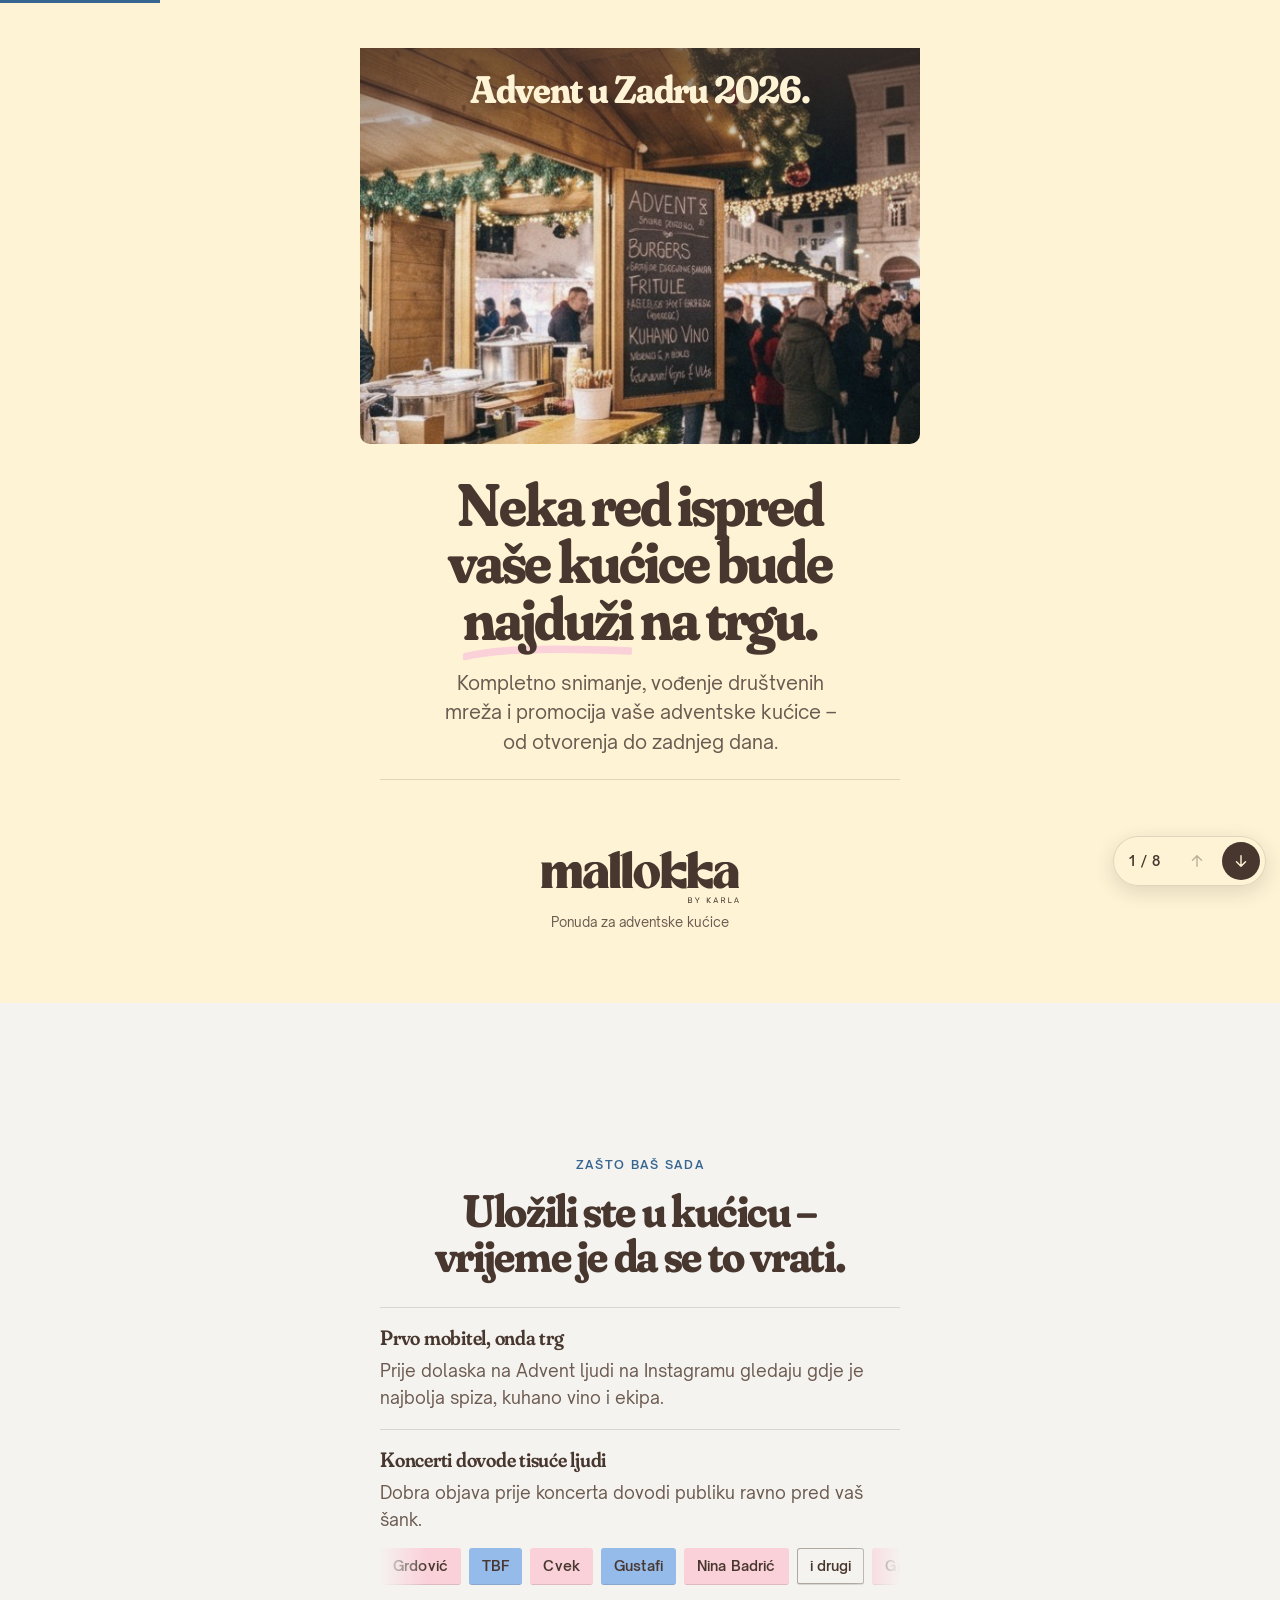
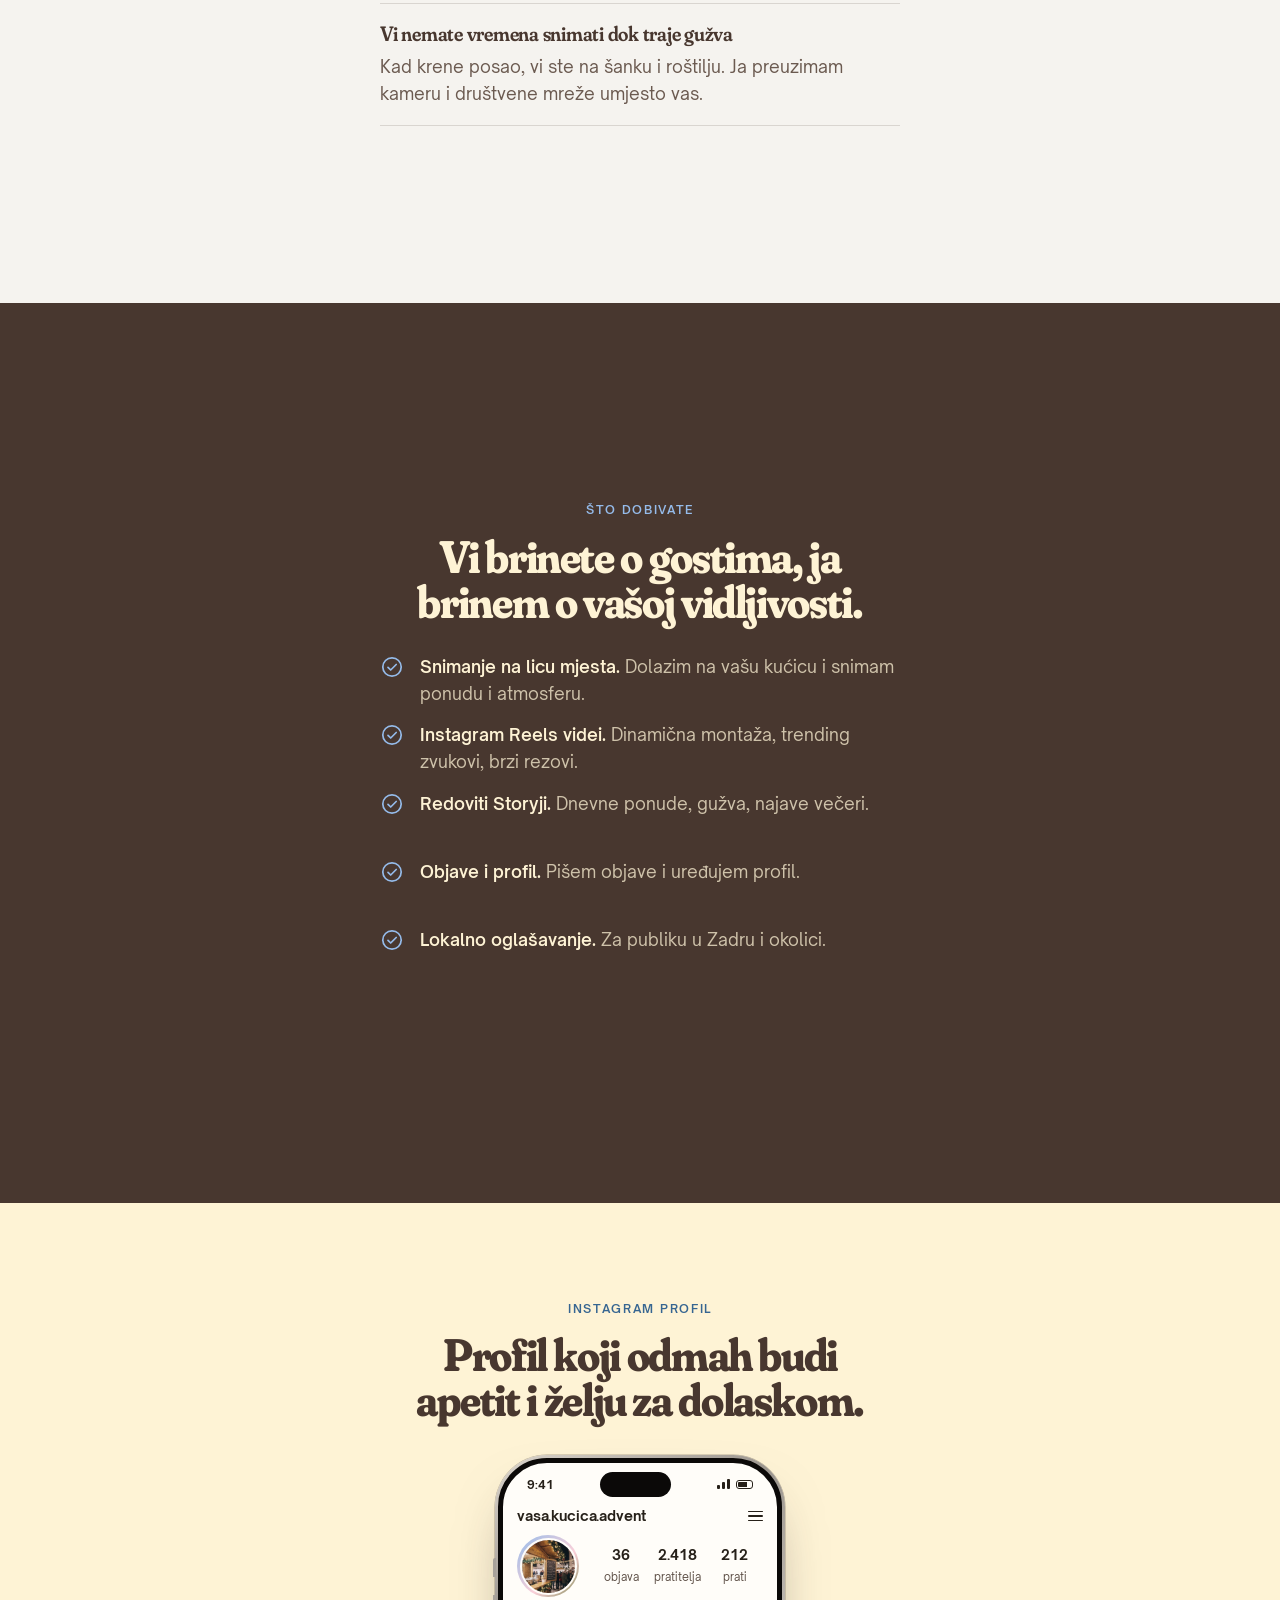
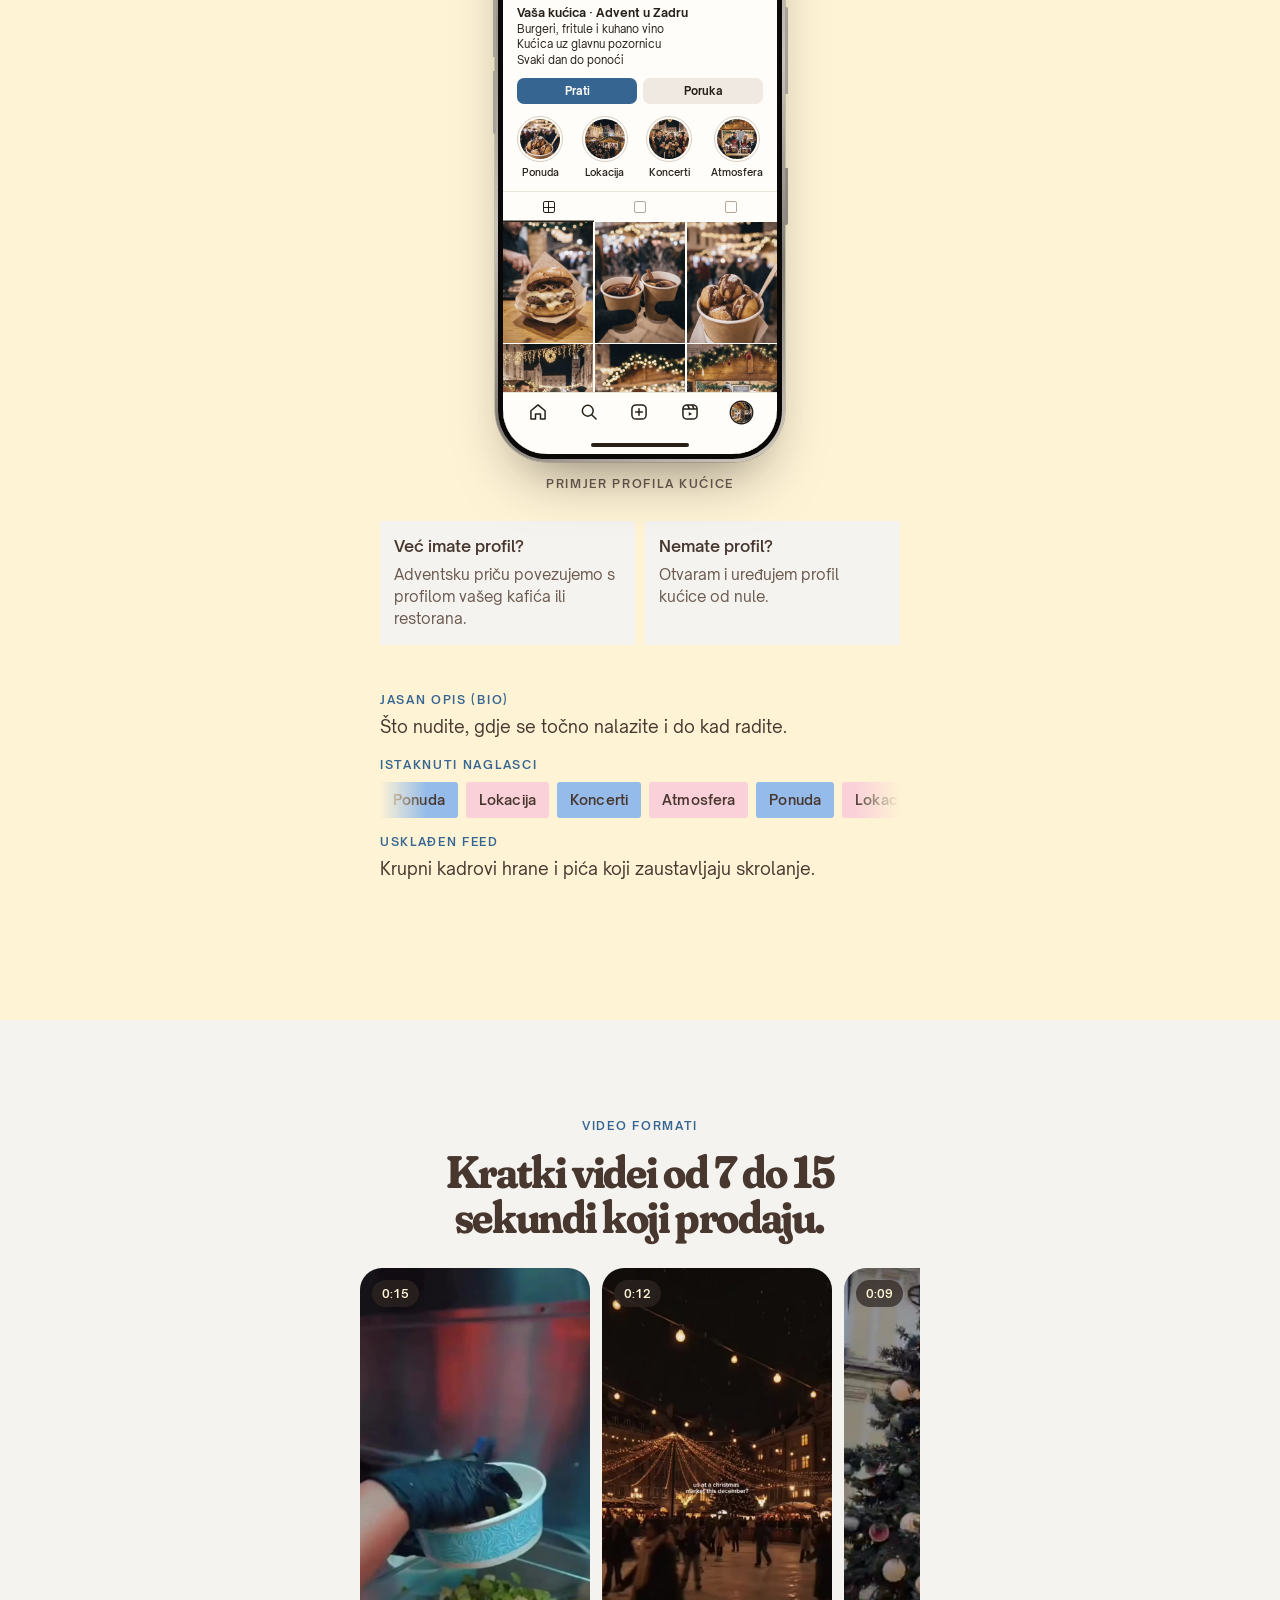
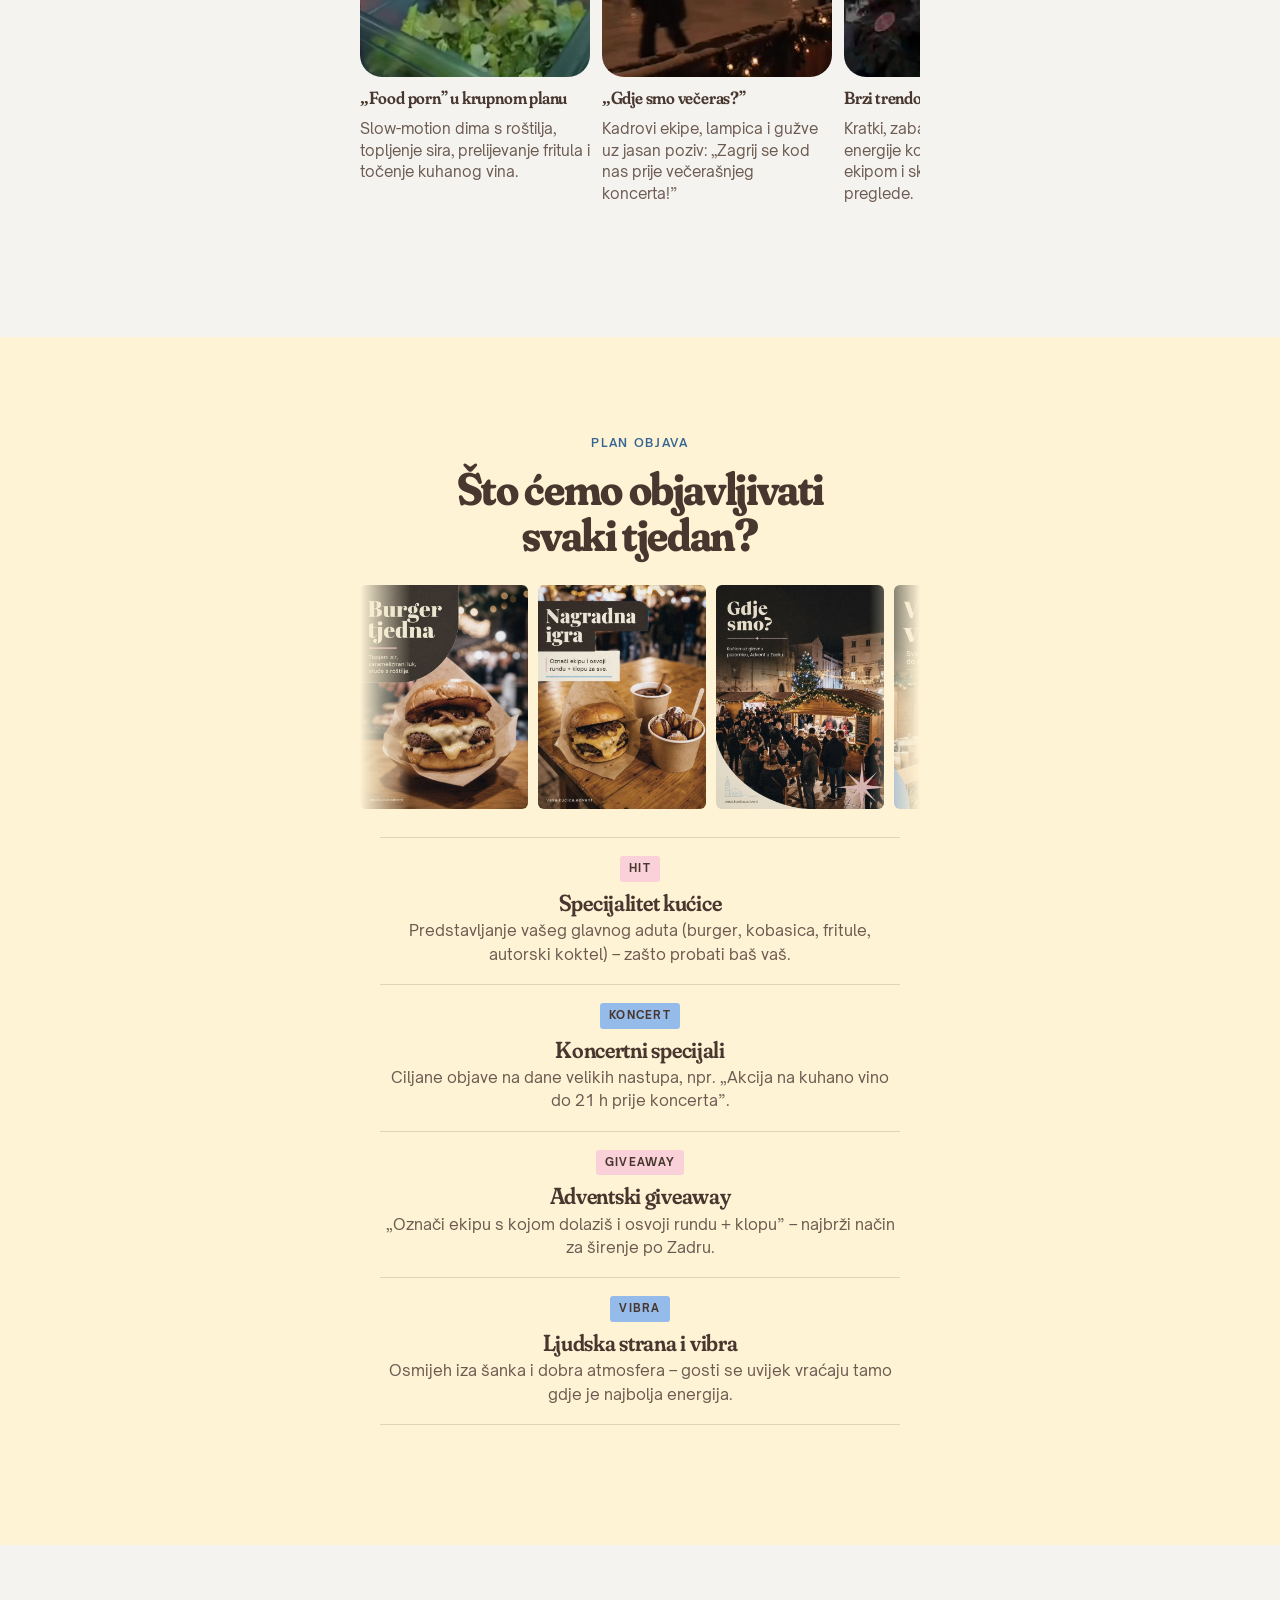
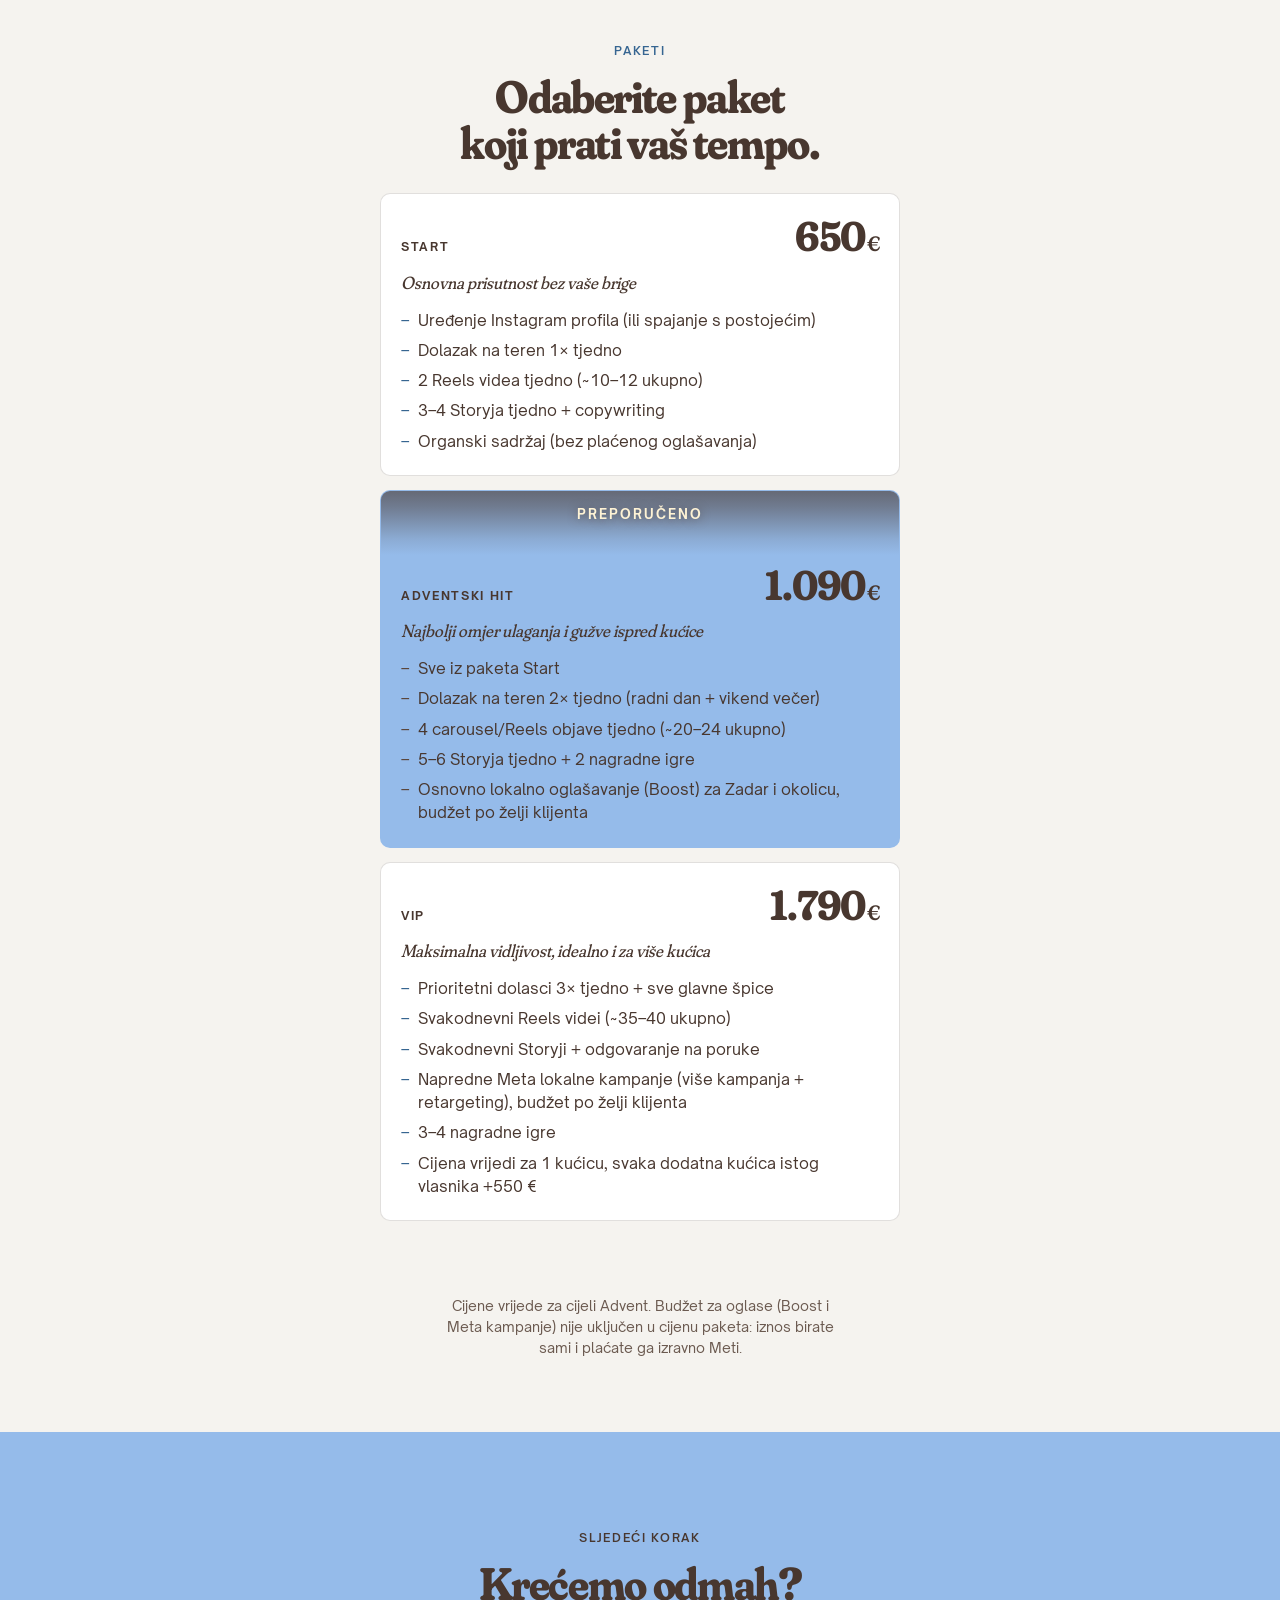
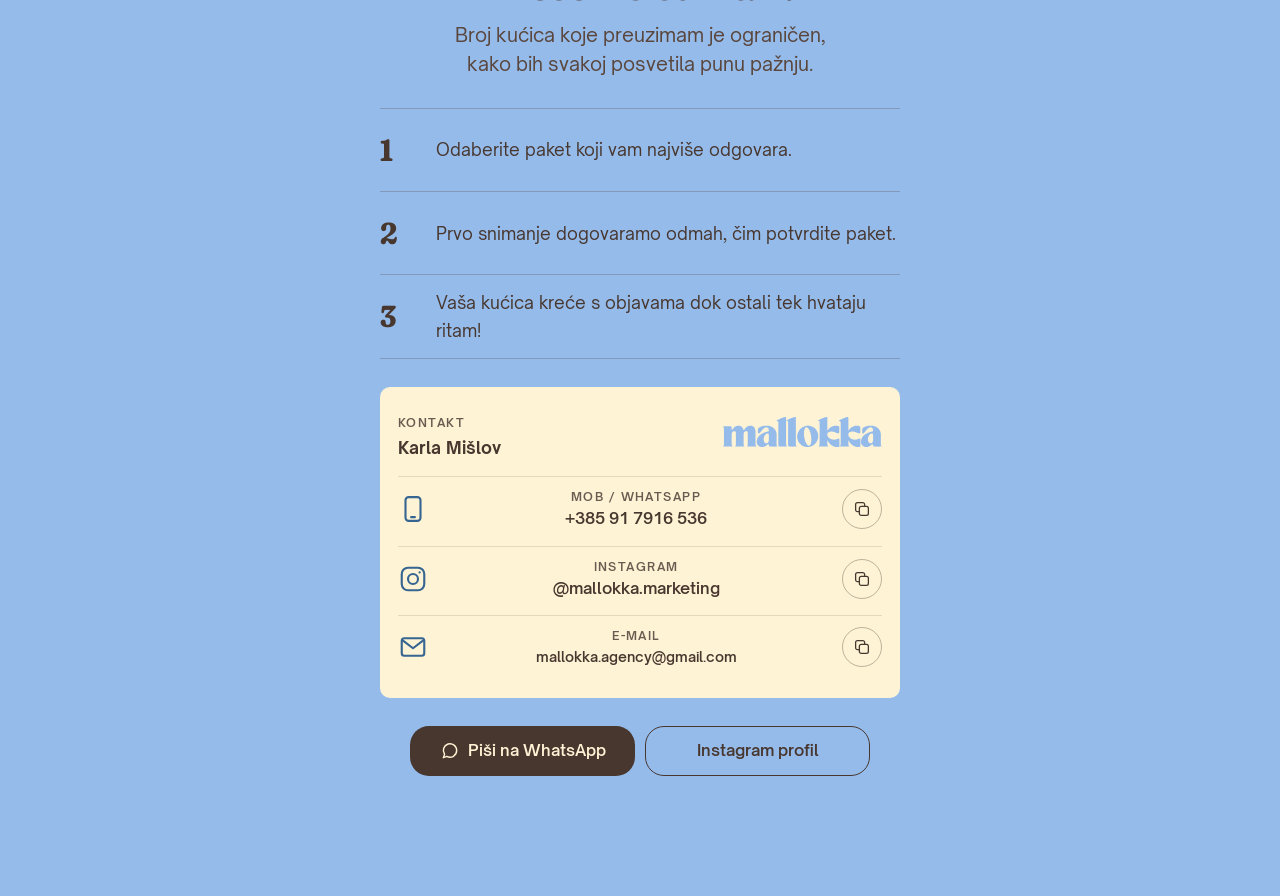
<file: index.html>
<!doctype html>
<html lang="hr">
<head>
<meta charset="utf-8">
<meta name="viewport" content="width=device-width, initial-scale=1, viewport-fit=cover">
<meta name="description" content="Snimanje, vođenje društvenih mreža i promocija adventskih kućica u Zadru – MALLOKKA by Karla.">
<meta property="og:title" content="Advent u Zadru 2026. – MALLOKKA ponuda">
<meta property="og:description" content="Neka red ispred vaše kućice bude najduži na trgu.">
<meta property="og:type" content="website">
<meta property="og:image" content="https://advent-ponuda.vercel.app/img/p5.jpg?v=7e0de96e">
<meta property="og:url" content="https://advent-ponuda.vercel.app/">
<meta name="theme-color" content="#fef3d5">
<meta name="robots" content="noindex">
<style>
:root{padding-top:env(safe-area-inset-top,0px);padding-bottom:env(safe-area-inset-bottom,0px)}
body{margin:0}
img{max-width:100%}
[hidden]{display:none!important}
</style>
<title>Advent u Zadru 2026</title>
<style>
@font-face{font-family:"Mallokka Dje";src:url(fonts/MallokkaDje.woff2) format("woff2");font-weight:100 900;unicode-range:U+0111;font-display:swap}
@font-face{font-family:"Open Sauce One";src:url(fonts/OpenSauceOne-400.woff2) format("woff2");font-weight:400;font-display:swap}
@font-face{font-family:"Open Sauce One";src:url(fonts/OpenSauceOne-500.woff2) format("woff2");font-weight:500;font-display:swap}
@font-face{font-family:"Open Sauce One";src:url(fonts/OpenSauceOne-600.woff2) format("woff2");font-weight:600;font-display:swap}
@font-face{font-family:"Open Sauce One";src:url(fonts/OpenSauceOne-700.woff2) format("woff2");font-weight:700;font-display:swap}
@font-face{font-family:"Fraunces";src:url(fonts/Fraunces-Variable.woff2) format("woff2");font-weight:100 900;font-display:swap}

/* Layout: a vertical story deck — one full-height slide per idea, a single 560px column, snap-scrolled on the phone. */
:root{
  --surface:#fef3d5;          /* cream ground */
  --surface-2:#f5f3ef;        /* paper */
  --raised:#ffffff;
  --inverse:#48372f;          /* espresso band */
  --on-inverse:#fef3d5;
  --on-inverse-muted:rgba(254,243,213,.74);
  --text:#48372f;
  --muted:#6b5a50;
  --accent:#366591;           /* sea: blue that carries text on light */
  --sky:#95bbea;              /* brand fill, light in both themes */
  --blush:#fad0d9;
  --olive:#6b7346;
  --on-fill:#48372f;          /* text on sky / blush, both themes */
  --on-fill-muted:#5a463c;
  --line:rgba(72,55,47,.16);
  --line-strong:rgba(72,55,47,.4);
  --chrome:rgba(254,243,213,.9);

  --font-display:"Fraunces","Playfair Display",Georgia,"Times New Roman",serif;
  --font-axes:"opsz" 144,"SOFT" 100,"WONK" 1;
  --font-body:"Mallokka Dje","Open Sauce One","Segoe UI",system-ui,-apple-system,sans-serif;

  --g:max(20px, env(safe-area-inset-left, 0px));
  --gr:max(20px, env(safe-area-inset-right, 0px));
  --col:560px;
  --ease:cubic-bezier(.16,1,.3,1);
  --swash:url("data:image/svg+xml,%3Csvg xmlns='http://www.w3.org/2000/svg' viewBox='0 0 200 12' preserveAspectRatio='none'%3E%3Cpath d='M2 8.4C38 3.6 92 2.2 198 4.6' stroke='%23fad0d9' stroke-width='5' stroke-linecap='round' fill='none'/%3E%3C/svg%3E");
}
@media (prefers-color-scheme:dark){:root:not([data-theme="light"]){
  --surface:#241c17;--surface-2:#1c1511;--raised:#3a2e28;
  --inverse:#fef3d5;--on-inverse:#48372f;--on-inverse-muted:rgba(72,55,47,.78);
  --text:#fef3d5;--muted:#c4b49c;--accent:#95bbea;--olive:#a9b27a;
  --line:rgba(254,243,213,.16);--line-strong:rgba(254,243,213,.4);--chrome:rgba(36,28,23,.9);
  color-scheme:dark}}
:root[data-theme="dark"]{
  --surface:#241c17;--surface-2:#1c1511;--raised:#3a2e28;
  --inverse:#fef3d5;--on-inverse:#48372f;--on-inverse-muted:rgba(72,55,47,.78);
  --text:#fef3d5;--muted:#c4b49c;--accent:#95bbea;--olive:#a9b27a;
  --line:rgba(254,243,213,.16);--line-strong:rgba(254,243,213,.4);--chrome:rgba(36,28,23,.9);
  color-scheme:dark}

*,*::before,*::after{box-sizing:border-box}
html{scroll-snap-type:y proximity;scroll-behavior:smooth;-webkit-text-size-adjust:100%}
@media (prefers-reduced-motion:reduce){html{scroll-behavior:auto}}
body{background:var(--surface);color:var(--text);font-family:var(--font-body);font-size:1.0625rem;line-height:1.6;-webkit-font-smoothing:antialiased}
::selection{background:var(--blush);color:#48372f}
body::before{content:"";position:fixed;inset:0 0 auto;height:env(safe-area-inset-top,0px);z-index:10;background:var(--surface)}

/* ---- slide frame ---- */
.slide{min-height:100svh;scroll-snap-align:start;display:flex;flex-direction:column;justify-content:center;padding-block:64px 104px;position:relative}
.slide--paper{background:var(--surface-2)}
.slide--inverse{background:var(--inverse);color:var(--on-inverse)}
.slide--sky{background:var(--sky);color:var(--on-fill)}
.in{width:100%;max-width:var(--col);margin-inline:auto;padding-left:var(--g);padding-right:var(--gr);display:flex;flex-direction:column;gap:28px;min-width:0}
.bleed{width:100%;max-width:var(--col);margin-inline:auto}

/* ---- type ---- */
.label{font-size:.75rem;font-weight:600;letter-spacing:.14em;text-transform:uppercase;color:var(--accent);margin:0}
.slide--inverse .label{color:var(--sky)}
:root[data-theme="dark"] .slide--inverse .label{color:#366591}
@media (prefers-color-scheme:dark){:root:not([data-theme="light"]) .slide--inverse .label{color:#366591}}
.slide--sky .label{color:var(--on-fill)}
h1,h2,h3,.price{font-family:var(--font-display);font-variation-settings:var(--font-axes);margin:0;text-wrap:balance}
h1{font-size:clamp(2.6rem,11.4vw,3.75rem);line-height:.95;font-weight:700;letter-spacing:-.035em}
h2{font-size:clamp(2.05rem,8.6vw,2.85rem);line-height:1;font-weight:700;letter-spacing:-.03em}
h3{font-size:1.3rem;line-height:1.2;font-weight:600;letter-spacing:-.012em}
p{margin:0}
.lede{font-size:1.1875rem;line-height:1.55;color:var(--muted);max-width:34ch}
.slide--inverse .lede{color:var(--on-inverse-muted)}
.slide--sky .lede{color:var(--on-fill-muted)}
.muted{color:var(--muted)}
.swash{background-image:var(--swash);background-repeat:no-repeat;background-position:0 100%;background-size:100% .3em;padding-bottom:.12em}
.head{display:flex;flex-direction:column;align-items:center;text-align:center;gap:14px}

/* ---- editorial list: hairline-separated items ---- */
.items{list-style:none;margin:0;padding:0;border-top:1px solid var(--line)}
.items li{padding-block:18px;border-bottom:1px solid var(--line);display:flex;flex-direction:column;gap:6px}
.items p{color:var(--muted)}
.items b{color:var(--text);font-weight:600}
.dash{list-style:none;margin:0;padding:0;display:flex;flex-direction:column;gap:8px}
.dash li{padding-left:1.1em;position:relative}
.dash li::before{content:"–";position:absolute;left:0;color:var(--accent)}

/* ---- cover ---- */
.cover{justify-content:flex-start;padding-top:0}
.cover-photo{position:relative;aspect-ratio:4/4.2;max-height:54svh;width:100%;overflow:hidden;border-radius:0 0 10px 10px}
.cover-photo img{width:100%;height:100%;object-fit:cover;display:block}
.cover-photo .tag{position:absolute;top:0;left:0;right:0;display:block;text-align:center;padding:22px var(--gr) 84px var(--g);background:linear-gradient(180deg,rgba(72,55,47,.62) 0%,rgba(72,55,47,.48) 25%,rgba(72,55,47,.3) 50%,rgba(72,55,47,.12) 75%,rgba(72,55,47,0) 100%);color:#fef3d5;font-family:var(--font-display);font-variation-settings:var(--font-axes);font-weight:700;font-size:clamp(1.75rem,7.6vw,2.4rem);line-height:1;letter-spacing:-.025em;text-shadow:0 2px 16px rgba(72,55,47,.6)}
.cover .in{padding-top:32px;gap:22px;text-align:center;align-items:center}
.cover .brand{align-self:stretch}
/* logo block sits centred between the divider line and the end of the cover: the slide's bottom padding moves into it */
#s1{padding-bottom:0}
.cover .in{flex:1}
.cover .brand{flex:1;justify-content:center;padding-block:63px}
.brand{display:flex;flex-direction:column;align-items:center;gap:10px;padding-top:22px;border-top:1px solid var(--line);text-align:center}
.brand svg{height:52px;width:auto;color:var(--text);display:block}
.brand small{font-size:.8125rem;color:var(--muted);text-align:center;line-height:1.4}

/* ---- reasons ---- */
.concerts{display:flex;flex-wrap:wrap;gap:6px;margin-top:6px}
.chip{font-size:.8125rem;font-weight:600;padding:5px 12px;border-radius:999px;background:var(--blush);color:var(--on-fill)}
.chip--sky{background:var(--sky)}
.chip--line{background:transparent;color:var(--text);border:1px solid var(--line-strong)}
/* performer ticker: squared tags drifting left → right in one band */
.ticker{overflow:hidden;margin-top:8px;-webkit-mask-image:linear-gradient(90deg,transparent,#000 9%,#000 91%,transparent);mask-image:linear-gradient(90deg,transparent,#000 9%,#000 91%,transparent)}
.ticker-track{display:flex;width:max-content;animation:ticker 20s linear infinite;will-change:transform;-webkit-backface-visibility:hidden;backface-visibility:hidden}
/* pause on hover only where a real pointer hovers; on touch, iOS keeps :hover stuck after a tap/scroll and the band would freeze */
@media (hover:hover) and (pointer:fine){.ticker:hover .ticker-track{animation-play-state:paused}}
.ticker.is-paused .ticker-track{animation-play-state:paused}
.ticker-set{display:flex;gap:8px;padding:0 8px 0 0;margin:0;list-style:none}
.ticker-set li{font-size:.875rem;font-weight:600;letter-spacing:.01em;padding:7px 13px;border-radius:3px;background:var(--blush);color:var(--on-fill);white-space:nowrap}
.ticker-set li.t-sky{background:var(--sky)}
.ticker-set li.t-line{background:transparent;color:var(--text);box-shadow:inset 0 0 0 1px var(--line-strong)}
@keyframes ticker{from{transform:translateX(-50%)}to{transform:translateX(0)}}
/* with "Reduce Motion" on (common on iPhones) the band keeps drifting, just slower; a tap pauses it */
@media (prefers-reduced-motion:reduce){.ticker-track{animation-duration:40s}.post-ticker .ticker-track{animation-duration:110s}}

/* ---- inverse: what I do ---- */
.checks{list-style:none;margin:0;padding:0;display:grid;grid-auto-rows:1fr;gap:14px}
.checks li{display:grid;grid-template-columns:28px 1fr;gap:12px;align-items:start}
.checks svg{width:24px;height:24px;margin-top:2px;color:var(--sky)}
:root[data-theme="dark"] .checks svg{color:#366591}
@media (prefers-color-scheme:dark){:root:not([data-theme="light"]) .checks svg{color:#366591}}
.checks b{font-weight:600}
.checks span{color:var(--on-inverse-muted)}
.quote{font-family:var(--font-display);font-variation-settings:var(--font-axes);font-size:1.25rem;line-height:1.3;font-style:italic;border-top:1px solid currentColor;padding-top:18px;opacity:.9}

/* ---- profile ---- */
/* phone mock: a fixed light app screen inside an espresso handset, same in both themes */
.phone-wrap{margin:4px 0 0;display:flex;flex-direction:column;align-items:center;gap:12px}
.phone-wrap figcaption{font-size:.75rem;font-weight:600;letter-spacing:.14em;text-transform:uppercase;color:var(--muted)}
/* iPhone Pro proportions: 71.5 x 149.6 mm body, thin titanium band, black bezel, Dynamic Island */
.phone{position:relative;width:min(290px,80%);aspect-ratio:71.5/149.6;min-height:0;height:auto;border-radius:52px;padding:3px;background:linear-gradient(150deg,#dcd6ce 0%,#9a948d 22%,#c9c3bb 48%,#827c76 74%,#d3cdc5 100%);box-shadow:0 0 0 .5px rgba(47,38,34,.35),0 30px 60px -26px rgba(47,38,34,.6)}
.phone::before{content:"";position:absolute;left:-2.5px;top:17%;width:3px;height:29%;border-radius:2px 0 0 2px;background:linear-gradient(180deg,#a8a29a 0 11%,transparent 11% 21%,#a8a29a 21% 56%,transparent 56% 64%,#a8a29a 64% 100%)}
.phone::after{content:"";position:absolute;right:-2.5px;top:25%;width:3px;height:36%;border-radius:0 2px 2px 0;background:linear-gradient(180deg,#a8a29a 0 40%,transparent 40% 74%,#8f8982 74% 100%)}
.screen{position:absolute;inset:3px;background:#fffdf9;color:#262019;border:5px solid #0b0908;border-radius:49px;overflow:hidden;font-family:var(--font-body);line-height:1.3}
.sb{display:flex;justify-content:space-between;align-items:center;padding:9px 24px 4px;font-size:.75rem;font-weight:700;font-variant-numeric:tabular-nums}
.island{width:31%;height:25px;background:#0b0908;border-radius:999px;display:block}
.sb-ic{display:flex;align-items:flex-end;gap:2px;height:10px}
.sb-ic b{width:3px;background:#262019;border-radius:1px}
.sb-ic b:nth-child(1){height:4px}.sb-ic b:nth-child(2){height:7px}.sb-ic b:nth-child(3){height:10px}
.sb-ic em{width:17px;height:9px;border:1.3px solid #262019;border-radius:3px;margin-left:4px;background:linear-gradient(90deg,#262019 70%,transparent 70%);background-clip:content-box;padding:1px}
.ig-top{display:flex;justify-content:space-between;align-items:center;padding:6px 14px 8px}
.ig-user{font-weight:700;font-size:.875rem;letter-spacing:-.01em}
.ig-menu{display:flex;flex-direction:column;gap:3px}
.ig-menu i{display:block;width:15px;height:1.6px;background:#262019;border-radius:2px}
.ig-head{display:grid;grid-template-columns:auto 1fr;gap:14px;align-items:center;padding:2px 14px 8px}
.ig-av{width:62px;height:62px;border-radius:50%;padding:2.5px;background:linear-gradient(135deg,#95bbea,#fad0d9 60%,#858e59);display:block}
.ig-av img{width:100%;height:100%;border-radius:50%;object-fit:cover;border:2.5px solid #fffdf9;display:block}
.ig-stats{display:grid;grid-template-columns:repeat(3,1fr);text-align:center}
.ig-stats b{display:block;font-size:.875rem;font-weight:700;font-variant-numeric:tabular-nums}
.ig-stats span{font-size:.6875rem;color:#5f5148}
.ig-bio{display:flex;flex-direction:column;padding:0 14px 10px;font-size:.6875rem;line-height:1.4}
.ig-bio b{font-size:.75rem;font-weight:700}
.ig-btns{display:grid;grid-template-columns:1fr 1fr;gap:6px;padding:0 14px 12px}
.ig-btns span{font-size:.6875rem;font-weight:700;text-align:center;padding:6px 0;border-radius:7px;background:#efe9e1}
.ig-btns span.on{background:#366591;color:#fffdf9}
.ig-hl{display:flex;justify-content:space-between;padding:0 14px 12px}
.ig-hl div{display:flex;flex-direction:column;align-items:center;gap:4px;font-size:.625rem;font-weight:500}
.ig-hl span{width:46px;height:46px;border-radius:50%;padding:2px;border:1.2px solid #d8cfc4;display:block}
.ig-hl img{width:100%;height:100%;border-radius:50%;object-fit:cover;display:block}
.ig-tabs{display:grid;grid-template-columns:repeat(3,1fr);border-top:1px solid #ebe4da}
.ig-tabs i{height:30px;position:relative;display:block}
.ig-tabs i::after{content:"";position:absolute;left:50%;top:50%;width:12px;height:12px;transform:translate(-50%,-50%);border:1.4px solid #b3a79b;border-radius:2px}
.ig-tabs i.on{box-shadow:inset 0 -1.5px 0 #262019}
.ig-tabs i.on::after{border-color:#262019;background:linear-gradient(#262019,#262019) 50% 0/1.4px 100% no-repeat,linear-gradient(#262019,#262019) 0 50%/100% 1.4px no-repeat}
.feed{display:grid;grid-template-columns:repeat(3,1fr);gap:1.5px;background:#fffdf9}
.feed img{width:100%;aspect-ratio:3/4;object-fit:cover;display:block}
.ig-nav{position:absolute;left:0;right:0;bottom:0;height:62px;background:#fffdf9;border-top:1px solid #ebe4da;display:flex;justify-content:space-around;align-items:flex-start;padding:9px 10px 0}
.ig-nav svg{width:20px;height:20px;color:#262019}
.ig-nav .me{width:21px;height:21px;border-radius:50%;overflow:hidden;box-shadow:0 0 0 1.4px #262019;display:block}
.ig-nav .me img{width:100%;height:100%;object-fit:cover;display:block}
.home-ind{position:absolute;left:0;right:0;bottom:7px;display:flex;justify-content:center}
.home-ind i{width:36%;height:4px;border-radius:999px;background:#262019;display:block}
.cases{display:grid;grid-template-columns:1fr 1fr;gap:10px}
.case{background:var(--surface-2);padding:14px 14px 16px;display:flex;flex-direction:column;gap:6px;font-size:.9375rem;line-height:1.45}
.case b{font-weight:600;font-size:1rem}
.case span{color:var(--muted)}
.bio{display:flex;flex-direction:column;gap:14px}
.bio dt{font-size:.75rem;font-weight:600;letter-spacing:.14em;text-transform:uppercase;color:var(--accent)}
.bio dd{margin:4px 0 0}
.bio dl{margin:0;display:flex;flex-direction:column;gap:14px}

/* ---- video formats: swipe row ---- */
.reel-row{display:flex;gap:12px;overflow-x:auto;scroll-snap-type:x mandatory;padding:4px var(--gr) 12px var(--g);margin:0;list-style:none;scrollbar-width:none}
.reel-row::-webkit-scrollbar{display:none}
.reel{flex:0 0 min(64vw,230px);scroll-snap-align:start;display:flex;flex-direction:column;gap:10px}
.reel figure{margin:0;position:relative;aspect-ratio:9/16;overflow:hidden;background:#2f2622;border-radius:22px}
.reel img,.reel video{width:100%;height:100%;object-fit:cover;display:block}
.reel .len{position:absolute;top:12px;left:12px;background:rgba(47,38,34,.72);color:#fef3d5;font-size:.75rem;font-weight:600;padding:4px 10px;border-radius:999px;font-variant-numeric:tabular-nums}
.reel h3{font-size:1.1rem}
.reel p{font-size:.9375rem;line-height:1.45;color:var(--muted)}

/* ---- weekly pillars ---- */
.strip{display:grid;grid-template-columns:repeat(4,1fr);gap:8px}
.strip img{width:100%;aspect-ratio:3/4;object-fit:cover;display:block;border-radius:6px}
.pillars li{display:block}
.pillars li > div{display:flex;flex-direction:column;justify-content:center;align-items:center;text-align:center;gap:4px;min-width:0}
/* feed posts drifting left → right in one band, same motion as the performer names */
.post-ticker{margin:0 calc(-1 * var(--g)) 0 calc(-1 * var(--gr))}
.post-ticker .ticker-track{animation-duration:55s}
.post-ticker .ticker-set{gap:10px;padding-right:10px}
.post-ticker .ticker-set li{padding:0;background:none;border-radius:6px;overflow:hidden}
.post-ticker img{width:clamp(132px,36vw,168px);aspect-ratio:3/4;object-fit:cover;display:block}
.pillars .tag{align-self:center;font-size:.6875rem;font-weight:700;letter-spacing:.12em;text-transform:uppercase;padding:4px 9px;border-radius:3px;background:var(--blush);color:var(--on-fill);margin-bottom:4px}
.pillars .tag.t-sky{background:var(--sky)}
.pillars p{font-size:.96875rem;line-height:1.5}
.pillars h3{text-align:center}
.pillars h3{font-size:1.45rem;line-height:1.1}

/* ---- packages ---- */
.packs{display:flex;flex-direction:column;gap:14px}
.pack{background:var(--raised);border:1px solid var(--line);border-radius:10px;padding:22px 20px 22px;display:flex;flex-direction:column;gap:14px}
.pack--hit{background:var(--sky);color:var(--on-fill);border-color:transparent;position:relative;overflow:hidden}
.hit-banner{display:block;margin:-22px -20px -4px;padding:13px 20px 30px;text-align:center;color:#fef3d5;font-size:.8125rem;font-weight:700;letter-spacing:.16em;text-transform:uppercase;background:linear-gradient(180deg,rgba(72,55,47,.62) 0%,rgba(72,55,47,.48) 25%,rgba(72,55,47,.3) 50%,rgba(72,55,47,.12) 75%,rgba(72,55,47,0) 100%);text-shadow:0 1px 10px rgba(72,55,47,.6)}
.pack--hit .muted,.pack--hit .dash li::before{color:var(--on-fill-muted)}
.pack-top{display:flex;justify-content:space-between;align-items:baseline;gap:12px;flex-wrap:wrap}
.pack-name{font-size:.75rem;font-weight:700;letter-spacing:.14em;text-transform:uppercase}
.price{font-size:2.6rem;line-height:1;font-weight:700;letter-spacing:-.03em;font-variant-numeric:lining-nums}
.price small{font-size:.5em;font-weight:600;margin-left:2px}
.pack-for{font-family:var(--font-display);font-variation-settings:var(--font-axes);font-style:italic;font-size:1.1rem;line-height:1.3}
/* note sits centred in the band between the last card and the next slide: the slide's bottom padding moves into the note */
#s7{padding-bottom:0}
.pack-note{font-size:.875rem;line-height:1.5;color:var(--muted);text-align:center;max-width:44ch;margin:-28px auto 0;padding-block:66px}
.pack .dash{font-size:.96875rem;line-height:1.5;gap:7px}
.badge{background:var(--inverse);color:var(--on-inverse);font-size:.6875rem;font-weight:700;letter-spacing:.14em;text-transform:uppercase;padding:5px 11px;border-radius:999px}
.pack--hit .badge{background:#48372f;color:#fef3d5}
.terms{font-size:.875rem;line-height:1.5;color:var(--muted);border-left:2px solid var(--blush);padding-left:12px}

/* ---- closing ---- */
.steps{list-style:none;margin:0;padding:0;counter-reset:s;display:grid;grid-auto-rows:1fr;gap:0;border-top:1px solid rgba(72,55,47,.25)}
.steps li{counter-increment:s;display:grid;grid-template-columns:44px 1fr;gap:12px;align-items:center;padding-block:14px;border-bottom:1px solid rgba(72,55,47,.25)}
.steps li::before{content:counter(s);font-family:var(--font-display);font-variation-settings:var(--font-axes);font-weight:700;font-size:1.9rem;line-height:1}
.contact{background:#fef3d5;color:#48372f;padding:20px 18px;border-radius:10px;display:flex;flex-direction:column;gap:4px}
.contact .who{display:flex;align-items:flex-end;justify-content:space-between;gap:12px;padding-bottom:10px}
.contact .who svg{height:46px;width:auto;color:#48372f}
.contact .who .who-logo{height:30px;width:auto;max-width:55%;color:#95bbea;flex:0 1 auto;align-self:center;transform:translateY(-2px)} /* equal space from card edge and from the divider line */
.contact .who b{white-space:nowrap}
#v-mail{font-size:.875rem}
.contact .who b{font-size:1.05rem}
.row{display:grid;grid-template-columns:32px minmax(0,1fr) 40px;gap:8px;align-items:center;padding-block:10px;border-top:1px solid rgba(72,55,47,.14)}
.row svg.ic{width:30px;height:30px;color:#366591}
.row > div{text-align:center}
.row .val{display:block;font-size:1rem;font-weight:600;user-select:all;-webkit-user-select:all;min-width:0;overflow-wrap:break-word;font-variant-numeric:tabular-nums}
.row .k{display:block;font-size:.75rem;font-weight:600;letter-spacing:.12em;text-transform:uppercase;color:#6b5a50}
.copy{border:1px solid rgba(72,55,47,.35);background:transparent;color:#48372f;border-radius:999px;width:40px;height:40px;padding:0;display:grid;place-items:center;cursor:pointer;transition:background .2s var(--ease)}
.copy svg{width:18px;height:18px}
.copy .i-ok{display:none}
.copy[data-done] .i-ok{display:block}
.copy[data-done] .i-copy{display:none}
.copy:hover{background:rgba(72,55,47,.08)}
.copy[data-done]{background:#48372f;color:#fef3d5;border-color:#48372f}
.ctas{display:grid;grid-template-columns:repeat(auto-fit,minmax(210px,1fr));gap:10px;width:100%;max-width:460px;margin-inline:auto}
.btn{display:flex;align-items:center;justify-content:center;gap:8px;min-height:50px;padding:0 22px;border-radius:19px;font-weight:600;text-decoration:none;font-size:1rem;transition:transform .2s var(--ease),background .2s var(--ease)}
.btn--dark{background:#48372f;color:#fef3d5}
.btn--dark:hover{background:#2f2622;transform:translateY(-1px)}
.btn--line{border:1.5px solid #48372f;color:#48372f}
.btn--line:hover{background:rgba(72,55,47,.08);transform:translateY(-1px)}
.btn svg{width:20px;height:20px}
:where(a,button):focus-visible{outline:none;box-shadow:0 0 0 2px var(--surface),0 0 0 4px var(--accent);border-radius:999px}

/* ---- deck chrome ---- */
.progress{position:fixed;top:env(safe-area-inset-top,0px);left:0;right:0;height:3px;z-index:20;background:transparent}
.progress i{display:block;height:100%;width:12.5%;background:var(--accent);transform-origin:left;transition:width .5s var(--ease)}
.nav{position:fixed;z-index:20;right:max(14px, calc(env(safe-area-inset-right,0px) + 10px));bottom:calc(env(safe-area-inset-bottom,0px) + 14px);display:flex;align-items:center;gap:6px;background:var(--chrome);color:var(--text);border:1px solid var(--line);border-radius:999px;padding:5px 5px 5px 14px;-webkit-backdrop-filter:blur(10px);backdrop-filter:blur(10px);box-shadow:0 6px 20px rgba(47,38,34,.14)}
.nav .count{font-size:.8125rem;font-weight:600;font-variant-numeric:tabular-nums;letter-spacing:.04em;min-width:3.4em}
.nav button{width:38px;height:38px;border-radius:999px;border:0;background:var(--text);color:var(--surface);display:grid;place-items:center;cursor:pointer;transition:transform .2s var(--ease)}
.nav button:hover{transform:translateY(-1px)}
.nav button[disabled]{opacity:.35;cursor:default;transform:none}
.nav button.up{background:transparent;color:var(--text)}
.nav svg{width:18px;height:18px}

@media (min-width:720px){
  .slide{padding-block:96px 120px}
  #s7{padding-bottom:0}
  .pack-note{padding-block:74px}
  .cover{padding-top:48px}
  .cover .brand{padding-block:71px}
  .cover-photo{max-height:44svh}
}
</style>
</head>
<body>


<div class="progress" aria-hidden="true"><i id="bar"></i></div>

<main id="deck">

<!-- 1 · Cover -->
<section class="slide cover" id="s1" aria-label="Naslovnica">
  <div class="bleed">
    <div class="cover-photo">
      <img src="img/p5.jpg?v=7e0de96e" alt="Adventska kućica s lampicama na zadarskom trgu, navečer" width="605" height="759">
      <span class="tag">Advent u Zadru 2026.</span>
    </div>
  </div>
  <div class="in">
    <h1>Neka red ispred vaše kućice bude <span class="swash">najduži</span> na trgu.</h1>
    <p class="lede">Kompletno snimanje, vođenje društvenih mreža i promocija vaše adventske kućice – od otvorenja do zadnjeg dana.</p>
    <div class="brand">
      <svg xmlns="http://www.w3.org/2000/svg" viewBox="0 0 1058.44 277.37" role="img" aria-label="Mallokka by Karla">
  <title>Mallokka by Karla</title>
  <g fill="currentColor" fill-rule="evenodd">
    <path d="M222.63,197.23C222.63,197.23 182.25,197.46 159.26,197.42C136.26,197.38 158.94,197.52 158.76,197.12C158.58,196.71 157.99,197.20 158.76,196.30C159.54,195.40 159.65,196.10 160.91,194.62C162.16,193.14 161.70,193.65 162.25,192.18C162.80,190.71 161.96,191.57 162.44,190.53C162.92,189.50 163.14,190.49 163.58,189.30C164.02,188.12 163.22,188.87 163.66,187.24C164.10,185.61 164.37,214.55 164.80,184.77C165.23,155.00 164.91,133.81 164.84,104.53C164.77,75.24 165.04,104.32 164.61,103.43C164.18,102.54 164.03,103.14 163.66,102.06C163.29,100.97 163.98,101.37 163.58,100.41C163.18,99.46 163.07,100.37 162.55,99.41C162.03,98.44 162.76,98.85 162.14,97.73C161.52,96.61 162.16,97.30 160.82,96.30C159.49,95.29 160.78,95.67 158.44,94.94C156.10,94.20 157.88,94.21 154.32,94.25C150.77,94.29 151.40,94.31 148.56,95.05C145.71,95.78 148.43,94.81 146.42,96.30C144.40,97.78 144.42,97.56 142.97,99.18C141.52,100.79 142.89,100.02 142.39,100.78C141.88,101.54 142.35,100.24 141.56,101.29C140.78,102.34 140.80,102.15 140.21,103.70C139.62,105.26 140.38,104.58 139.92,105.61C139.45,106.65 139.33,105.05 138.92,106.58C138.51,108.12 139.21,107.95 138.77,109.88C138.33,111.80 138.10,85.71 137.70,111.93C137.31,138.16 137.28,156.05 137.68,182.72C138.08,209.38 138.35,183.93 138.81,186.01C139.28,188.08 138.53,187.00 138.97,188.48C139.41,189.96 139.60,188.94 140.04,190.12C140.48,191.31 139.80,190.87 140.20,191.77C140.60,192.67 140.65,191.74 141.15,192.63C141.66,193.52 140.68,192.92 141.60,194.24C142.52,195.56 142.98,195.23 143.71,196.30C144.44,197.37 143.62,197.21 143.62,197.21C143.62,197.21 103.24,197.45 80.25,197.42C57.25,197.39 79.93,197.52 79.75,197.12C79.57,196.71 79.35,196.89 79.75,196.30C80.15,195.70 79.95,196.81 80.86,195.47C81.78,194.14 81.48,193.93 82.29,192.59C83.10,191.26 82.68,192.81 83.12,191.77C83.55,190.73 83.03,190.90 83.50,189.71C83.98,188.53 84.01,190.11 84.43,188.48C84.86,186.85 84.19,187.56 84.68,185.19C85.18,182.81 85.41,210.34 85.80,181.89C86.19,153.45 86.19,134.47 85.76,106.17C85.33,77.88 85.07,105.07 84.61,103.29C84.15,101.51 85.61,103.57 84.48,101.23C83.35,98.90 83.45,99.09 81.48,96.79C79.51,94.50 81.38,95.77 79.01,94.86C76.64,93.95 78.45,94.23 74.90,94.27C71.34,94.30 71.51,94.36 69.14,94.95C66.76,95.53 69.18,95.40 68.29,95.88C67.41,96.37 67.83,95.70 66.68,96.30C65.54,96.89 66.59,96.13 65.10,97.53C63.61,98.94 63.62,98.57 62.55,100.20C61.49,101.82 62.58,101.22 62.14,102.04C61.70,102.86 61.69,101.73 61.32,102.47C60.94,103.22 61.60,102.93 61.10,104.12C60.60,105.30 60.43,104.28 59.93,105.76C59.43,107.24 60.16,106.60 59.70,108.23C59.24,109.86 59.03,108.07 58.64,110.29C58.25,112.51 58.93,110.11 58.62,114.40C58.31,118.70 58.05,100.00 57.78,122.22C57.51,144.44 57.50,152.87 57.87,176.13C58.24,199.39 58.16,182.53 58.82,186.83C59.48,191.13 59.24,186.84 59.70,188.07C60.15,189.29 59.62,189.04 60.08,190.23C60.55,191.41 60.54,190.23 60.99,191.36C61.43,192.49 60.46,191.91 61.32,193.36C62.18,194.81 62.34,194.14 63.37,195.39C64.41,196.63 64.20,196.81 64.20,196.81C64.20,196.81 86.01,197.22 62.96,197.33C39.92,197.43 0.18,197.12 0.18,197.12C0.18,197.12 -0.94,197.78 0.09,196.30C1.13,194.81 1.94,194.78 3.05,193.00C4.17,191.23 2.81,192.38 3.19,191.36C3.58,190.33 3.67,191.34 4.12,190.15C4.57,188.97 3.95,189.41 4.44,188.07C4.94,186.72 4.78,191.75 5.48,186.42C6.18,181.09 6.08,210.29 6.39,173.25C6.69,136.21 6.68,119.98 6.32,83.54C5.97,47.09 6.05,76.61 5.40,72.02C4.75,67.42 4.98,72.06 4.52,70.78C4.06,69.51 4.58,69.66 4.12,68.48C3.65,67.29 3.60,68.44 3.23,67.49C2.86,66.54 4.15,67.62 3.09,65.84C2.02,64.07 1.21,64.03 0.26,62.55C-0.69,61.07 0.44,61.73 0.44,61.73C0.44,61.73 32.52,61.39 51.03,61.67C69.54,61.96 50.99,62.05 51.85,62.52C52.71,62.98 51.93,61.81 53.42,62.96C54.90,64.12 54.94,64.10 55.97,65.73C57.00,67.36 55.79,66.26 56.28,67.49C56.77,68.72 56.77,63.80 57.34,69.14C57.91,74.47 57.42,76.82 57.86,82.30C58.30,87.79 58.06,83.40 58.56,84.36C59.06,85.33 58.31,84.83 59.26,84.98C60.21,85.13 59.71,85.41 61.19,84.77C62.67,84.13 62.00,84.72 63.37,83.20C64.75,81.68 63.24,82.77 65.02,80.56C66.80,78.35 66.53,79.36 68.31,77.06C70.09,74.76 66.67,77.91 69.96,74.17C73.25,70.42 73.63,69.96 77.45,66.67C81.27,63.37 79.12,65.98 80.58,65.02C82.03,64.06 79.89,64.88 81.48,63.99C83.07,63.10 83.37,63.40 85.00,62.55C86.63,61.71 85.05,62.01 86.01,61.64C86.97,61.27 86.47,62.01 87.65,61.52C88.84,61.04 87.82,60.77 89.30,60.29C90.78,59.82 90.14,60.65 91.77,60.21C93.40,59.77 91.31,59.49 93.83,59.07C96.35,58.64 95.21,59.29 98.77,59.02C102.32,58.75 100.44,58.32 103.70,58.32C106.96,58.32 104.71,58.75 107.82,59.01C110.93,59.28 109.98,58.63 112.35,59.05C114.72,59.48 112.77,59.72 114.40,60.20C116.03,60.69 115.54,59.98 116.87,60.41C118.21,60.84 117.07,60.92 118.11,61.39C119.14,61.87 118.27,60.90 119.75,61.72C121.23,62.54 120.82,62.78 122.22,63.67C123.63,64.57 121.28,62.20 123.65,64.20C126.02,66.20 126.80,66.85 128.81,69.22C130.81,71.60 128.33,69.42 129.22,70.80C130.11,72.17 130.46,71.71 131.28,73.04C132.09,74.37 131.01,73.52 131.48,74.49C131.95,75.45 132.09,74.68 132.57,75.72C133.06,76.76 132.35,76.18 132.82,77.37C133.30,78.55 133.46,77.68 133.89,79.01C134.33,80.35 133.49,79.37 134.03,81.07C134.57,82.77 134.55,82.40 135.39,83.73C136.23,85.06 135.62,84.32 136.36,84.77C137.10,85.23 135.77,84.99 137.45,84.99C139.13,84.99 138.37,86.25 141.03,84.77C143.70,83.29 142.89,83.37 144.86,80.88C146.82,78.39 145.17,79.59 146.50,77.85C147.84,76.11 146.78,78.28 148.56,76.06C150.34,73.84 149.00,74.62 151.44,71.68C153.88,68.75 152.86,69.85 155.34,67.90C157.81,65.95 156.46,67.63 158.32,66.26C160.18,64.88 159.27,64.90 160.49,64.09C161.72,63.27 160.84,64.47 161.73,63.99C162.62,63.51 162.07,63.21 162.96,62.76C163.85,62.30 163.31,63.18 164.20,62.73C165.09,62.29 164.40,61.99 165.43,61.52C166.47,61.05 166.04,61.82 167.08,61.43C168.12,61.05 166.83,60.90 168.31,60.45C169.79,60.01 169.42,60.68 171.19,60.19C172.97,59.69 170.73,59.49 173.25,59.07C175.77,58.65 174.49,59.29 178.19,59.02C181.89,58.76 179.98,58.34 183.54,58.34C187.09,58.34 184.81,58.74 188.07,59.02C191.33,59.29 190.37,58.67 192.59,59.10C194.81,59.53 192.91,59.79 194.24,60.21C195.57,60.64 195.11,59.83 196.30,60.29C197.48,60.74 196.51,60.96 197.53,61.47C198.55,61.99 198.25,61.28 199.14,61.73C200.03,62.18 199.24,62.33 200.00,62.73C200.76,63.12 197.98,60.06 201.23,62.82C204.49,65.58 206.10,67.09 209.05,70.40C212.01,73.71 208.99,71.13 209.44,72.02C209.88,72.90 209.06,70.78 210.29,72.86C211.52,74.93 211.85,75.27 212.86,77.78C213.86,80.29 212.62,78.50 213.08,79.84C213.55,81.17 213.74,79.85 214.15,81.48C214.56,83.11 213.78,82.58 214.22,84.36C214.66,86.14 214.91,84.05 215.37,86.42C215.84,88.79 215.11,88.28 215.50,90.95C215.90,93.61 216.06,92.05 216.48,93.83C216.90,95.60 216.59,65.37 216.67,95.88C216.76,126.40 216.28,146.90 216.71,178.60C217.14,210.30 217.40,180.69 217.87,183.95C218.34,187.21 217.61,185.88 218.01,187.65C218.42,189.43 218.59,187.85 219.00,188.89C219.40,189.93 218.69,189.50 219.14,190.53C219.58,191.57 219.71,190.74 220.23,191.77C220.75,192.80 220.15,192.61 220.58,193.39C221.00,194.16 220.95,193.25 221.40,193.92C221.84,194.59 221.29,194.39 221.81,195.25C222.33,196.10 222.56,195.58 222.85,196.30C223.15,197.01 222.63,197.23 222.63,197.23Z"></path>
    <path d="M765.02,200.04C761.17,200.27 765.42,200.41 760.08,200.32C754.75,200.23 754.80,200.41 750.21,199.79C745.61,199.17 749.40,199.05 747.33,198.60C745.25,198.15 745.93,198.93 744.44,198.55C742.96,198.16 744.54,197.96 743.21,197.52C741.88,197.08 742.07,197.77 740.74,197.33C739.41,196.88 740.69,196.77 739.51,196.29C738.32,195.80 738.63,196.45 737.45,195.98C736.26,195.50 737.25,195.39 736.21,194.98C735.18,194.56 735.47,195.24 734.57,194.83C733.66,194.42 734.59,194.28 733.70,193.83C732.81,193.38 732.99,194.03 732.10,193.58C731.21,193.14 732.12,193.10 731.23,192.59C730.34,192.09 731.09,193.06 729.63,192.19C728.17,191.32 728.61,191.08 727.16,190.19C725.71,189.29 726.93,190.63 725.60,189.71C724.26,188.80 724.75,188.53 723.46,187.65C722.16,186.76 724.13,189.02 722.00,187.24C719.88,185.47 720.59,185.38 717.56,182.72C714.52,180.05 716.18,182.44 713.57,179.84C710.95,177.23 713.10,178.63 710.29,175.48C707.48,172.33 707.54,173.25 705.76,171.09C703.98,168.92 706.24,170.77 705.35,169.46C704.46,168.15 704.22,168.75 703.29,167.45C702.36,166.15 703.66,167.18 702.77,165.84C701.88,164.51 701.70,165.08 700.82,163.75C699.94,162.41 701.21,163.75 700.33,162.14C699.44,160.52 699.65,161.78 698.36,159.26C697.07,156.74 697.49,156.73 696.75,155.14C696.01,153.56 696.30,154.85 696.30,154.85C696.30,154.85 696.09,154.59 695.83,155.14C695.57,155.70 695.59,146.90 695.56,156.38C695.54,165.86 695.30,171.26 695.75,181.48C696.20,191.70 696.40,182.40 696.82,184.77C697.24,187.14 696.47,186.44 696.91,188.07C697.36,189.70 697.58,188.26 698.05,189.30C698.53,190.34 697.29,188.72 698.23,190.95C699.17,193.17 699.41,193.55 700.67,195.47C701.93,197.40 701.38,195.67 701.73,196.30C702.09,196.92 701.65,197.21 701.65,197.21C701.65,197.21 661.27,197.45 638.27,197.42C615.28,197.39 637.95,197.52 637.77,197.12C637.59,196.71 637.00,197.20 637.78,196.30C638.55,195.39 639.03,195.78 639.92,194.60C640.80,193.41 639.72,194.02 640.23,193.00C640.75,191.99 640.95,192.66 641.36,191.77C641.76,190.88 640.98,191.42 641.36,190.53C641.74,189.65 641.95,190.78 642.42,189.30C642.89,187.82 642.22,188.05 642.67,186.42C643.11,184.79 643.23,185.81 643.65,184.77C644.07,183.74 643.75,237.32 643.83,183.54C643.90,129.76 644.82,90.78 643.86,35.39C642.89,-20.00 642.72,32.23 641.15,29.69C639.59,27.15 640.67,28.94 639.51,28.33C638.34,27.71 638.81,28.47 637.93,27.98C637.04,27.49 638.10,27.38 637.04,26.97C635.98,26.55 636.36,27.35 634.98,26.82C633.59,26.30 634.00,26.28 633.19,25.51C632.37,24.75 632.83,25.58 632.72,24.69C632.60,23.80 631.91,24.40 632.87,23.05C633.84,21.69 633.89,21.74 635.39,20.93C636.89,20.11 636.00,21.28 637.04,20.78C638.07,20.29 637.38,19.99 638.27,19.55C639.16,19.10 638.62,19.95 639.51,19.55C640.40,19.14 639.70,18.92 640.74,18.42C641.78,17.93 641.45,18.58 642.39,18.17C643.32,17.76 641.41,18.17 643.33,17.28C645.26,16.40 645.71,16.63 647.74,15.71C649.77,14.79 647.93,15.17 648.97,14.73C650.01,14.29 649.58,14.98 650.62,14.49C651.65,14.00 650.96,13.78 651.85,13.37C652.74,12.97 652.20,13.81 653.09,13.37C653.98,12.93 653.28,12.65 654.32,12.15C655.36,11.66 655.07,12.37 655.97,12.00C656.87,11.62 655.81,11.58 656.82,11.11C657.83,10.64 657.59,11.19 658.76,10.70C659.94,10.21 659.01,10.17 660.08,9.75C661.15,9.33 660.69,10.00 661.73,9.53C662.77,9.06 661.93,8.89 662.96,8.44C664.00,7.99 663.72,8.66 664.61,8.28C665.50,7.91 664.40,7.85 665.43,7.40C666.47,6.95 666.30,7.51 667.49,7.03C668.67,6.55 667.69,6.44 668.72,6.06C669.76,5.68 669.19,6.43 670.37,5.97C671.56,5.50 670.68,5.27 672.02,4.77C673.35,4.28 673.04,4.99 674.07,4.59C675.11,4.20 673.86,4.09 674.90,3.68C675.93,3.27 675.62,3.94 676.95,3.46C678.29,2.98 677.12,2.82 678.60,2.35C680.08,1.88 679.59,2.62 681.07,2.15C682.55,1.68 680.94,1.49 682.72,1.05C684.49,0.62 683.93,1.33 686.01,0.93C688.08,0.53 686.70,0.32 688.48,-0.05C690.26,-0.42 689.59,-0.42 690.95,-0.10C692.31,0.21 691.09,0.34 692.26,0.82C693.43,1.30 692.96,0.05 694.19,1.23C695.42,2.42 695.18,-28.18 695.68,4.12C696.17,36.41 695.49,59.28 695.57,90.95C695.64,122.61 695.88,92.08 695.88,92.08L696.71,92.09C696.71,92.09 696.56,91.42 697.01,90.53C697.45,89.65 697.45,90.52 697.94,89.63C698.44,88.74 697.49,89.50 698.38,88.07C699.27,86.63 699.09,87.54 700.41,85.64C701.74,83.75 697.44,87.85 702.06,82.79C706.68,77.74 708.11,76.23 713.25,71.60C718.39,66.98 714.55,71.29 716.34,69.96C718.13,68.63 716.99,68.72 718.22,67.90C719.44,67.09 718.88,68.14 719.75,67.70C720.63,67.25 719.75,67.13 720.64,66.67C721.53,66.20 721.34,66.84 722.22,66.40C723.10,65.95 722.19,65.93 723.08,65.43C723.97,64.93 723.81,65.48 724.69,65.01C725.57,64.55 724.63,64.52 725.51,64.14C726.40,63.76 726.12,64.44 727.16,63.96C728.20,63.48 727.21,63.28 728.40,62.82C729.58,62.36 729.12,63.14 730.45,62.67C731.79,62.20 730.91,61.95 732.10,61.52C733.28,61.09 732.56,61.87 733.74,61.47C734.93,61.07 733.32,60.86 735.39,60.41C737.47,59.95 737.28,60.68 739.51,60.21C741.73,59.74 738.90,59.53 741.56,59.10C744.23,58.68 742.91,59.32 746.91,59.03C750.91,58.74 749.27,58.32 752.67,58.31C756.08,58.30 752.97,58.72 756.38,59.00C759.79,59.28 759.33,58.66 762.14,59.09C764.95,59.52 762.42,59.75 764.20,60.20C765.98,60.65 765.45,59.89 767.08,60.33C768.71,60.77 767.54,60.97 768.72,61.42C769.91,61.87 768.22,59.99 770.37,61.59C772.52,63.18 773.15,50.83 774.69,65.84C776.24,80.86 775.05,89.22 774.66,103.29C774.27,117.37 774.12,103.69 773.61,104.94C773.11,106.19 773.97,105.56 773.25,106.76C772.53,107.96 773.38,107.38 771.60,108.28C769.83,109.18 770.68,109.19 768.31,109.27C765.94,109.35 767.54,108.83 765.02,108.50C762.50,108.17 763.24,108.80 761.32,108.36C759.39,107.91 761.00,107.75 759.67,107.26C758.34,106.77 758.65,107.43 757.62,107.00C756.58,106.56 757.68,106.46 756.79,106.06C755.90,105.65 757.22,106.76 755.14,105.87C753.07,104.98 753.10,104.52 751.03,103.59C748.95,102.67 750.27,103.72 749.38,103.30C748.49,102.88 749.60,102.85 748.56,102.42C747.52,101.98 747.54,102.54 746.50,102.09C745.47,101.65 746.86,101.58 745.68,101.19C744.49,100.79 744.54,101.43 743.21,100.99C741.88,100.55 743.46,100.43 741.98,99.97C740.49,99.51 740.72,100.20 739.09,99.72C737.47,99.25 739.67,99.08 737.45,98.65C735.23,98.22 736.33,98.99 732.92,98.53C729.51,98.06 732.87,97.78 727.98,97.36C723.09,96.93 723.49,97.23 719.34,97.35C715.19,97.48 718.24,97.28 716.46,97.71C714.68,98.13 716.33,98.21 714.40,98.53C712.48,98.84 712.89,98.18 711.11,98.58C709.33,98.99 710.80,99.18 709.47,99.65C708.13,100.12 708.59,99.39 707.41,99.88C706.22,100.38 707.19,100.54 706.17,101.03C705.16,101.51 705.36,100.86 704.59,101.23C703.82,101.60 705.25,101.17 704.04,102.06C702.83,102.95 702.81,102.52 701.22,103.70C699.63,104.89 700.80,103.74 699.62,105.35C698.44,106.96 698.91,106.84 697.94,108.17C696.98,109.50 697.33,108.14 696.95,109.05C696.56,109.96 697.33,109.22 696.87,110.70C696.40,112.18 696.04,108.87 695.64,113.17C695.25,117.47 695.34,118.63 695.77,122.63C696.20,126.63 696.42,122.95 696.83,124.28C697.24,125.61 696.51,125.29 696.91,126.34C697.31,127.38 697.50,126.30 697.94,127.19C698.39,128.08 697.70,127.91 698.15,128.81C698.59,129.70 698.66,128.69 699.18,129.67C699.70,130.66 698.70,130.17 699.59,131.55C700.48,132.92 700.70,132.26 701.65,133.50C702.60,134.74 701.19,133.45 702.23,134.98C703.26,136.51 702.66,135.86 704.53,137.76C706.39,139.66 705.87,139.19 707.41,140.27C708.95,141.34 707.57,139.83 708.81,140.74C710.04,141.65 709.56,141.88 710.84,142.80C712.11,143.72 710.91,142.40 712.35,143.30C713.78,144.20 713.33,144.47 714.81,145.30C716.30,146.12 714.39,144.67 716.46,145.58C718.53,146.50 718.50,146.99 720.58,147.85C722.65,148.71 721.04,147.51 722.22,147.97C723.41,148.42 722.24,148.63 723.87,149.11C725.50,149.60 724.97,148.87 726.75,149.32C728.53,149.78 726.44,149.98 728.81,150.38C731.18,150.77 729.93,150.08 733.33,150.42C736.74,150.77 735.01,150.98 738.27,151.33C741.53,151.67 739.28,151.69 742.39,151.38C745.50,151.08 743.51,150.84 746.91,150.49C750.32,150.14 749.33,150.86 751.85,150.41C754.37,149.96 752.13,149.70 753.91,149.25C755.69,148.79 755.31,149.59 756.79,149.14C758.27,148.70 756.72,148.53 758.02,148.02C759.33,147.51 759.24,148.16 760.43,147.74C761.61,147.31 760.40,147.22 761.32,146.85C762.23,146.48 761.93,147.18 762.96,146.71C764.00,146.23 763.16,145.99 764.20,145.52C765.23,145.05 764.66,145.84 765.84,145.40C767.03,144.97 764.97,144.74 767.49,144.32C770.01,143.90 770.40,144.04 772.84,144.24C775.28,144.43 773.51,144.06 774.26,144.86C775.00,145.66 774.34,145.57 774.90,146.46C775.46,147.35 775.44,146.72 775.81,147.33C776.19,147.93 775.89,130.81 775.93,148.15C775.98,165.48 776.90,177.40 775.94,195.47C774.97,213.54 774.70,197.15 773.25,198.34C771.80,199.52 772.80,198.28 771.91,198.77C771.02,199.25 773.26,199.22 770.78,199.68C768.30,200.14 768.87,199.81 765.02,200.04Z"></path>
    <path d="M904.94,200.06C901.09,200.26 905.48,200.41 900.00,200.29C894.52,200.17 894.01,200.31 889.71,199.74C885.42,199.17 889.84,199.15 888.07,198.71C886.29,198.27 886.55,198.97 884.77,198.51C883.00,198.05 884.61,197.90 883.13,197.43C881.65,196.96 881.99,197.66 880.66,197.22C879.33,196.78 880.46,196.62 879.42,196.21C878.39,195.81 878.81,196.53 877.78,196.09C876.74,195.65 877.58,195.48 876.54,194.99C875.51,194.51 875.89,195.16 874.90,194.74C873.90,194.32 875.54,194.75 873.77,193.83C872.01,192.91 871.67,193.13 870.00,192.18C868.33,191.24 870.01,191.65 869.14,191.20C868.27,190.76 868.35,191.33 867.58,190.95C866.82,190.56 868.34,191.01 867.01,190.12C865.67,189.23 865.69,189.81 863.87,188.48C862.05,187.14 864.15,188.20 861.95,186.42C859.74,184.64 862.41,187.76 857.74,183.54C853.07,179.31 853.16,179.40 848.97,174.68C844.78,169.97 847.42,172.16 846.09,170.44C844.76,168.71 846.16,171.24 845.27,169.89C844.38,168.55 844.95,168.61 843.62,166.71C842.29,164.80 842.47,165.92 841.58,164.61C840.69,163.30 841.60,163.82 841.15,163.06C840.70,162.30 841.45,164.16 840.33,162.50C839.21,160.83 839.07,160.59 838.03,158.44C837.00,156.28 837.96,157.33 837.45,156.50C836.94,155.67 836.63,156.13 836.63,156.13C836.63,156.13 836.11,147.01 836.05,157.61C835.98,168.22 835.88,174.78 836.44,185.60C837.00,196.41 837.16,186.32 837.60,187.65C838.03,188.99 837.26,188.20 837.65,189.30C838.04,190.40 838.16,189.50 838.68,190.72C839.20,191.94 838.50,191.30 839.09,192.70C839.69,194.10 839.17,193.31 840.33,194.60C841.48,195.90 841.59,195.39 842.30,196.30C843.02,197.20 842.31,197.12 842.31,197.12C842.31,197.12 802.12,197.51 779.01,197.36C755.91,197.21 778.13,196.71 778.13,196.71C778.13,196.71 778.92,195.07 779.84,193.89C780.75,192.70 780.28,194.17 780.66,193.41C781.03,192.65 780.43,192.67 780.88,191.77C781.32,190.87 781.43,191.96 781.89,190.92C782.36,189.88 781.69,190.21 782.18,188.89C782.66,187.57 782.82,189.32 783.25,187.24C783.67,185.17 782.93,186.68 783.36,183.13C783.79,179.57 784.02,229.22 784.45,177.37C784.88,125.51 784.63,89.61 784.56,39.09C784.48,-11.42 784.65,38.37 784.24,37.04C783.82,35.70 783.85,37.02 783.41,35.39C782.97,33.76 784.48,35.03 783.02,32.51C781.55,29.99 781.52,30.37 779.34,28.40C777.16,26.42 778.53,27.61 776.95,27.02C775.38,26.43 776.23,27.44 774.97,26.75C773.71,26.06 774.04,26.44 773.46,25.10C772.88,23.77 773.28,24.07 773.36,23.05C773.43,22.03 772.96,23.01 773.66,22.27C774.37,21.53 774.12,21.54 775.31,20.98C776.49,20.42 775.88,21.14 776.95,20.70C778.03,20.26 777.17,20.24 778.28,19.75C779.40,19.26 779.06,19.81 780.06,19.34C781.06,18.87 780.11,18.85 781.07,18.44C782.03,18.03 781.68,18.68 782.72,18.19C783.75,17.70 783.06,17.48 783.95,17.08C784.84,16.68 784.30,17.52 785.19,17.08C786.07,16.63 785.53,16.29 786.42,15.84C787.31,15.40 786.77,16.27 787.65,15.84C788.54,15.42 787.85,15.17 788.89,14.67C789.93,14.18 789.60,14.87 790.53,14.47C791.47,14.08 790.48,14.05 791.48,13.58C792.49,13.11 792.19,13.66 793.33,13.17C794.47,12.68 793.58,12.65 794.65,12.22C795.72,11.78 795.41,12.38 796.30,11.96C797.19,11.55 796.23,11.44 797.12,11.06C798.01,10.68 797.73,11.40 798.77,10.91C799.80,10.41 798.96,10.17 800.00,9.68C801.04,9.19 800.70,9.92 801.65,9.55C802.59,9.17 801.48,9.12 802.62,8.64C803.77,8.17 803.55,8.75 804.83,8.23C806.10,7.71 805.24,7.57 806.17,7.20C807.10,6.83 806.52,7.61 807.41,7.20C808.30,6.80 807.46,6.57 808.64,6.08C809.83,5.59 809.51,6.28 810.70,5.83C811.88,5.39 810.75,5.28 811.93,4.84C813.12,4.41 812.81,5.06 813.99,4.62C815.18,4.19 814.04,4.05 815.23,3.63C816.41,3.22 816.10,3.91 817.28,3.47C818.47,3.04 817.04,2.90 818.52,2.42C820.00,1.94 819.92,2.59 821.40,2.14C822.88,1.69 821.00,1.56 822.63,1.16C824.26,0.75 823.56,1.48 825.93,1.02C828.30,0.56 827.27,0.24 829.22,-0.13C831.16,-0.49 829.70,-0.49 831.33,0.00C832.96,0.49 832.43,0.34 833.74,1.23C835.06,2.12 834.42,1.28 834.98,2.47C835.53,3.66 834.93,3.34 835.28,4.53C835.63,5.71 835.62,-25.36 835.96,5.76C836.29,36.89 836.21,90.98 836.21,90.98L837.49,90.95C837.49,90.95 837.43,90.02 837.86,89.10C838.29,88.18 837.79,89.79 838.68,88.40C839.57,87.01 839.00,87.05 840.33,85.24C841.66,83.44 841.05,85.16 842.39,83.39C843.72,81.62 840.74,84.13 844.03,80.33C847.32,76.53 847.70,76.13 851.52,72.84C855.34,69.55 852.75,72.56 854.65,71.19C856.55,69.83 855.58,69.93 856.79,69.05C858.00,68.18 857.28,69.18 858.02,68.75C858.77,68.33 857.37,68.75 858.85,67.87C860.33,67.00 860.62,67.20 862.14,66.32C863.66,65.44 862.19,65.90 863.08,65.43C863.97,64.97 863.76,65.50 864.61,65.02C865.45,64.54 864.54,64.50 865.43,64.10C866.32,63.71 865.89,64.38 867.08,63.92C868.26,63.46 867.39,63.29 868.72,62.83C870.06,62.36 869.60,63.06 870.78,62.62C871.97,62.19 870.83,62.03 872.02,61.62C873.20,61.21 872.74,61.92 874.07,61.47C875.41,61.03 873.79,60.83 875.72,60.39C877.65,59.94 877.20,60.71 879.42,60.24C881.65,59.77 879.23,59.53 881.89,59.09C884.56,58.66 882.83,59.31 886.83,59.03C890.83,58.75 889.45,58.32 893.00,58.31C896.56,58.31 893.30,58.72 896.71,59.00C900.12,59.29 899.65,58.67 902.47,59.12C905.28,59.56 902.75,59.81 904.53,60.23C906.30,60.65 905.93,59.86 907.41,60.29C908.89,60.72 907.75,60.99 908.64,61.43C909.53,61.88 908.99,61.10 909.88,61.52C910.77,61.94 910.10,62.08 911.11,62.60C912.12,63.12 911.57,62.24 912.68,62.96C913.78,63.69 913.58,63.42 914.17,64.61C914.76,65.79 913.96,65.07 914.32,66.26C914.68,67.44 914.87,55.90 915.17,67.90C915.46,79.90 915.50,86.11 915.14,99.59C914.78,113.07 915.50,102.24 914.17,105.35C912.84,108.46 913.58,106.82 911.44,108.23C909.30,109.64 910.42,109.16 908.23,109.26C906.04,109.35 907.72,108.79 905.35,108.48C902.98,108.18 903.57,108.84 901.65,108.40C899.72,107.96 901.33,107.74 900.00,107.26C898.67,106.79 899.13,107.50 897.94,107.07C896.76,106.65 897.74,106.49 896.71,106.08C895.67,105.68 896.10,106.43 895.06,105.94C894.02,105.46 894.72,105.17 893.83,104.73C892.94,104.30 893.48,105.18 892.59,104.73C891.70,104.29 892.40,103.99 891.36,103.50C890.32,103.01 890.60,103.72 889.71,103.36C888.82,103.01 889.93,102.94 888.89,102.50C887.85,102.07 888.02,102.63 886.83,102.15C885.65,101.66 886.78,101.57 885.60,101.16C884.41,100.74 885.02,101.48 883.54,100.99C882.06,100.50 883.11,100.28 881.48,99.79C879.85,99.31 880.49,100.05 879.01,99.64C877.53,99.23 879.59,99.06 877.37,98.66C875.14,98.25 876.25,98.99 872.84,98.51C869.43,98.03 872.94,97.72 867.90,97.33C862.86,96.93 863.59,96.99 858.85,97.41C854.11,97.84 857.55,98.06 854.73,98.50C851.92,98.95 852.81,98.23 851.03,98.65C849.25,99.06 850.98,99.21 849.79,99.65C848.61,100.10 848.91,99.46 847.74,99.88C846.56,100.30 848.29,99.89 846.54,100.82C844.79,101.75 845.56,100.52 842.88,102.47C840.20,104.42 840.89,104.32 839.09,106.25C837.30,108.18 838.49,106.67 837.90,107.82C837.30,108.97 837.93,108.56 837.45,109.45C836.97,110.34 836.95,108.95 836.56,110.29C836.16,111.63 836.82,110.80 836.35,113.17C835.87,115.54 835.56,114.65 835.23,116.87C834.91,119.09 835.03,117.56 835.43,119.34C835.84,121.12 835.96,119.88 836.36,121.81C836.77,123.74 836.14,123.21 836.56,124.69C836.98,126.17 837.06,124.75 837.53,125.93C838.00,127.11 837.39,126.93 837.86,127.97C838.33,129.01 838.38,127.92 838.83,128.81C839.27,129.70 838.70,129.69 839.09,130.44C839.49,131.20 839.03,129.59 839.92,130.90C840.81,132.22 838.23,130.25 841.56,134.09C844.90,137.92 845.92,138.73 849.18,141.56C852.44,144.39 849.33,141.06 850.62,141.95C851.90,142.84 851.42,143.13 852.76,144.03C854.09,144.94 853.46,144.00 854.32,144.46C855.18,144.92 854.26,144.94 855.14,145.32C856.03,145.71 855.75,145.04 856.79,145.54C857.83,146.03 857.00,146.21 858.02,146.71C859.05,147.20 858.74,146.48 859.63,146.91C860.52,147.35 859.44,147.48 860.49,147.91C861.55,148.34 861.22,147.65 862.55,148.11C863.88,148.56 862.57,148.72 864.20,149.18C865.83,149.63 865.45,148.95 867.08,149.37C868.71,149.80 866.50,149.98 868.72,150.36C870.95,150.74 868.95,150.03 873.25,150.43C877.55,150.83 875.62,151.47 880.66,151.47C885.70,151.48 883.09,150.85 887.24,150.45C891.39,150.05 889.81,150.76 892.18,150.35C894.55,149.94 892.20,149.77 893.83,149.32C895.46,148.87 895.08,149.58 896.71,149.11C898.34,148.64 897.02,148.49 898.35,148.02C899.69,147.54 899.37,148.18 900.41,147.78C901.45,147.38 900.20,147.36 901.23,146.91C902.27,146.45 902.11,146.99 903.29,146.51C904.48,146.03 903.49,145.95 904.53,145.56C905.56,145.17 904.99,145.90 906.17,145.42C907.36,144.95 905.15,144.67 907.82,144.24C910.49,143.81 910.91,143.71 913.58,144.24C916.25,144.76 914.27,142.66 915.23,145.70C916.19,148.74 915.93,135.50 916.24,152.67C916.56,169.85 916.42,177.56 916.10,193.42C915.79,209.27 916.28,194.89 915.37,196.71C914.46,198.53 914.82,197.74 913.58,198.47C912.34,199.19 912.97,198.27 911.93,198.73C910.90,199.19 913.22,199.27 910.70,199.75C908.18,200.23 908.79,199.87 904.94,200.06Z"></path>
    <path d="M565.02,200.00C560.87,200.23 567.44,200.38 562.55,200.29C557.66,200.20 556.48,200.36 551.44,199.76C546.40,199.16 550.78,199.09 548.56,198.62C546.34,198.16 547.05,198.91 545.27,198.46C543.49,198.01 545.10,197.84 543.62,197.38C542.14,196.91 542.49,197.60 541.15,197.17C539.82,196.75 541.10,196.61 539.92,196.19C538.73,195.78 539.06,196.42 537.86,196.02C536.66,195.61 537.69,195.55 536.57,195.06C535.46,194.57 535.78,195.12 534.76,194.65C533.74,194.18 534.70,194.16 533.74,193.75C532.79,193.33 532.99,193.92 532.10,193.50C531.21,193.08 532.11,193.06 531.28,192.58C530.44,192.11 531.26,193.06 529.78,192.18C528.30,191.30 528.67,191.02 527.16,190.13C525.65,189.24 526.37,190.16 525.60,189.71C524.83,189.26 525.83,189.63 525.02,188.89C524.21,188.15 524.36,188.21 523.35,187.65C522.34,187.10 523.19,187.95 522.22,187.35C521.25,186.76 521.90,187.23 520.66,186.01C519.41,184.78 520.90,185.88 518.76,183.95C516.63,182.02 517.33,183.28 514.73,180.66C512.12,178.04 513.86,179.22 511.52,176.67C509.18,174.11 509.59,175.24 508.23,173.57C506.87,171.90 508.62,173.33 507.74,172.02C506.85,170.70 507.06,171.83 505.76,169.91C504.46,167.99 505.00,168.14 504.12,166.68C503.23,165.22 503.74,166.74 503.29,165.86C502.85,164.98 503.33,164.98 502.88,164.23C502.44,163.48 502.43,164.53 502.06,163.78C501.69,163.03 502.30,163.07 501.85,162.14C501.41,161.21 501.32,162.24 500.82,161.20C500.33,160.17 500.95,160.40 500.47,159.26C500.00,158.11 499.95,159.21 499.50,158.02C499.05,156.84 499.71,157.15 499.23,155.97C498.74,154.78 498.61,156.07 498.16,154.73C497.71,153.40 498.42,153.60 497.97,152.26C497.53,150.93 497.33,152.51 496.93,151.03C496.53,149.55 497.29,149.93 496.86,148.15C496.43,146.37 496.19,148.46 495.74,146.09C495.29,143.72 496.08,144.67 495.61,141.56C495.14,138.45 494.84,143.52 494.44,137.45C494.05,131.37 494.12,130.32 494.52,124.69C494.92,119.06 495.13,124.63 495.56,121.81C495.98,119.00 495.24,119.39 495.70,116.87C496.17,114.35 496.35,116.74 496.84,114.81C497.33,112.89 496.64,113.15 497.07,111.52C497.50,109.89 497.60,111.62 498.03,110.29C498.46,108.95 497.78,109.15 498.27,107.82C498.76,106.49 498.93,107.77 499.38,106.58C499.84,105.40 499.14,105.71 499.53,104.53C499.93,103.34 500.02,104.39 500.49,103.29C500.95,102.19 500.33,102.51 500.82,101.47C501.32,100.43 501.41,101.36 501.85,100.41C502.30,99.46 501.61,99.72 502.06,98.83C502.50,97.94 502.64,98.81 503.09,97.94C503.53,97.07 502.92,97.17 503.29,96.40C503.66,95.64 503.23,97.18 504.12,95.83C505.00,94.47 504.87,93.98 505.76,92.65C506.65,91.31 506.13,92.87 506.58,92.11C507.03,91.35 505.68,92.43 507.01,90.53C508.34,88.64 508.95,88.65 510.28,86.83C511.61,85.02 506.96,89.64 510.70,85.49C514.44,81.34 515.96,79.57 520.66,75.31C525.36,71.05 521.97,75.00 523.75,73.66C525.53,72.33 523.80,72.94 525.60,71.60C527.39,70.27 527.28,70.92 528.74,69.96C530.19,69.00 528.86,69.33 529.63,68.94C530.40,68.55 530.11,69.26 530.86,68.88C531.62,68.51 530.66,68.70 531.73,67.90C532.80,67.10 532.51,67.26 533.83,66.67C535.15,66.08 534.38,66.75 535.39,66.26C536.40,65.78 535.63,65.77 536.63,65.32C537.62,64.87 537.27,65.45 538.16,65.02C539.05,64.59 538.02,64.56 539.09,64.13C540.17,63.69 540.12,64.26 541.15,63.82C542.19,63.37 540.79,63.32 541.98,62.90C543.16,62.47 543.11,63.13 544.44,62.64C545.78,62.15 544.35,61.94 545.68,61.54C547.01,61.13 546.52,61.95 548.15,61.52C549.78,61.10 548.28,60.81 550.21,60.35C552.13,59.88 551.13,60.69 553.50,60.23C555.87,59.76 548.35,59.46 556.79,59.05C565.23,58.64 568.66,58.67 576.95,59.09C585.25,59.50 577.47,59.73 579.84,60.21C582.21,60.69 581.61,59.97 583.54,60.43C585.47,60.88 583.70,61.07 585.19,61.47C586.67,61.87 586.32,61.13 587.65,61.54C588.99,61.94 587.56,62.13 588.89,62.60C590.22,63.07 590.17,62.42 591.36,62.85C592.55,63.28 591.16,63.31 592.19,63.79C593.23,64.26 593.21,63.70 594.24,64.16C595.27,64.62 594.17,64.64 595.06,65.07C595.95,65.50 595.73,64.92 596.71,65.35C597.69,65.78 596.90,65.78 597.79,66.26C598.68,66.73 598.38,66.19 599.17,66.67C599.97,67.15 599.26,67.22 600.00,67.59C600.74,67.96 600.46,67.29 601.23,67.70C602.00,68.10 601.34,68.21 602.14,68.72C602.93,69.24 601.54,67.82 603.44,69.14C605.34,70.46 605.54,71.09 607.41,72.39C609.28,73.69 607.63,72.14 608.64,72.75C609.65,73.35 606.06,69.97 610.21,74.07C614.35,78.18 616.42,80.00 620.16,84.14C623.91,88.29 619.72,84.31 620.61,85.60C621.50,86.89 621.31,85.81 622.63,87.73C623.95,89.64 623.39,89.59 624.28,90.91C625.17,92.22 624.69,90.62 625.10,91.38C625.51,92.13 624.97,92.11 625.42,93.00C625.86,93.90 625.53,92.69 626.34,93.87C627.15,95.06 627.05,94.83 627.67,96.30C628.29,97.76 627.63,97.05 628.07,97.94C628.50,98.83 628.52,97.88 628.87,98.77C629.22,99.65 628.55,99.37 629.04,100.41C629.54,101.45 629.76,100.46 630.25,101.65C630.73,102.83 630.00,102.52 630.40,103.70C630.80,104.89 630.91,103.60 631.35,104.94C631.80,106.27 631.15,105.93 631.63,107.41C632.11,108.89 632.27,107.28 632.69,109.05C633.11,110.83 632.38,110.42 632.80,112.35C633.22,114.27 633.44,111.74 633.86,114.40C634.28,117.07 633.56,115.01 633.97,119.75C634.39,124.49 635.00,122.24 635.01,127.57C635.02,132.91 634.43,129.98 634.00,134.57C633.57,139.16 634.26,137.51 633.82,140.33C633.38,143.14 633.24,140.46 632.78,142.39C632.32,144.31 633.01,143.90 632.54,145.68C632.08,147.46 631.91,145.84 631.49,147.33C631.08,148.81 631.82,148.46 631.39,149.79C630.95,151.13 630.73,149.84 630.28,151.03C629.83,152.21 630.54,151.90 630.14,153.09C629.73,154.27 629.56,153.28 629.15,154.32C628.75,155.36 629.48,154.93 629.01,155.97C628.54,157.00 628.29,156.31 627.84,157.20C627.40,158.09 628.20,157.55 627.78,158.44C627.36,159.33 627.20,158.64 626.68,159.67C626.16,160.70 626.79,160.42 626.34,161.31C625.89,162.19 625.87,161.25 625.43,162.14C624.98,163.03 625.52,163.01 625.10,163.77C624.69,164.52 624.79,163.49 624.28,164.24C623.77,164.99 624.58,164.49 623.69,165.84C622.80,167.20 623.08,166.11 621.81,168.01C620.54,169.91 621.50,169.30 620.16,171.13C618.83,172.96 620.33,170.44 618.11,173.10C615.88,175.76 619.18,173.44 613.99,178.52C608.81,183.60 607.89,183.91 603.70,187.20C599.52,190.49 603.70,186.74 602.37,187.65C601.04,188.57 601.42,188.85 600.00,189.74C598.58,190.63 599.32,189.62 598.44,190.12C597.55,190.63 599.11,190.26 597.53,191.15C595.95,192.04 595.68,191.75 594.06,192.59C592.43,193.44 593.98,193.07 593.00,193.49C592.03,193.92 592.25,193.35 591.36,193.78C590.47,194.21 591.57,194.24 590.53,194.69C589.50,195.14 589.66,194.53 588.48,195.03C587.29,195.52 588.43,195.64 587.24,196.06C586.06,196.48 586.37,195.75 585.19,196.20C584.00,196.64 585.28,196.88 583.95,197.30C582.62,197.72 582.96,196.96 581.48,197.36C580.00,197.76 581.61,197.96 579.84,198.41C578.06,198.87 578.62,198.17 576.54,198.62C574.47,199.08 578.22,199.17 574.07,199.67C569.93,200.17 569.17,199.78 565.02,200.00Z M574.21,190.95C575.69,190.57 574.32,190.49 575.31,190.04C576.30,189.60 575.62,190.37 576.95,189.71C578.29,189.06 577.81,189.26 579.01,188.22C580.22,187.18 579.56,187.91 580.30,186.83C581.04,185.76 580.50,186.00 581.07,185.24C581.64,184.48 580.67,186.66 581.89,184.71C583.12,182.77 583.52,182.18 584.48,179.84C585.44,177.49 584.12,179.37 584.57,178.19C585.01,177.00 585.25,178.02 585.72,176.54C586.18,175.06 585.38,175.70 585.85,174.07C586.33,172.44 586.60,174.09 587.04,172.02C587.48,169.94 586.63,170.83 587.07,168.31C587.51,165.79 587.81,169.47 588.26,165.02C588.70,160.58 588.06,161.30 588.31,155.97C588.55,150.63 588.93,154.95 588.94,150.21C588.94,145.47 588.57,148.87 588.32,142.80C588.08,136.72 588.68,138.22 588.25,133.33C587.81,128.44 587.58,132.77 587.12,129.22C586.66,125.66 587.42,126.27 586.97,123.46C586.52,120.64 586.30,123.62 585.87,121.40C585.43,119.18 586.20,119.65 585.76,117.28C585.32,114.91 585.13,116.89 584.65,114.81C584.17,112.74 584.89,113.30 584.43,111.52C583.97,109.74 583.82,111.51 583.37,109.88C582.91,108.25 583.62,108.63 583.16,107.00C582.70,105.37 582.48,106.83 582.10,105.35C581.72,103.87 582.52,104.36 582.10,102.88C581.68,101.40 581.38,102.57 580.94,101.23C580.49,99.90 581.28,100.36 580.86,99.18C580.44,97.99 580.25,99.13 579.77,97.94C579.29,96.76 579.97,97.07 579.53,95.88C579.08,94.70 579.02,95.84 578.54,94.65C578.06,93.47 578.64,93.63 578.19,92.59C577.74,91.56 577.70,92.66 577.28,91.77C576.87,90.88 578.03,92.49 577.04,90.12C576.05,87.75 575.71,87.26 574.52,85.19C573.34,83.11 574.21,85.24 573.75,84.36C573.29,83.49 573.80,83.65 573.25,82.76C572.70,81.87 572.67,82.65 572.22,81.89C571.77,81.14 572.82,81.87 572.01,80.66C571.19,79.45 571.73,80.81 569.96,78.53C568.18,76.25 569.72,76.98 567.08,74.33C564.44,71.69 564.55,72.69 562.63,71.19C560.70,69.69 562.64,70.56 561.73,70.16C560.81,69.76 561.42,70.53 560.08,70.08C558.75,69.64 559.95,69.31 558.02,68.93C556.10,68.55 556.36,68.62 554.73,69.02C553.10,69.41 554.53,69.62 553.50,70.03C552.46,70.45 553.93,68.68 551.85,70.16C549.78,71.65 549.63,72.15 547.74,74.15C545.84,76.15 547.18,74.58 546.59,75.72C545.99,76.86 546.56,76.56 546.09,77.33C545.62,78.09 545.68,76.95 545.27,77.86C544.85,78.76 545.44,78.53 544.94,79.84C544.43,81.14 544.26,80.30 543.86,81.48C543.46,82.67 544.25,81.94 543.83,83.13C543.41,84.31 543.20,83.00 542.69,84.77C542.18,86.55 542.87,86.29 542.42,88.07C541.97,89.84 541.84,87.49 541.44,89.71C541.04,91.93 541.77,90.98 541.29,94.24C540.82,97.50 540.55,89.14 540.13,98.77C539.71,108.40 540.08,112.25 540.12,120.99C540.16,129.73 539.82,120.97 540.24,123.05C540.67,125.12 540.88,123.05 541.31,126.75C541.74,130.45 541.00,130.07 541.45,133.33C541.89,136.59 542.12,133.58 542.54,135.80C542.97,138.02 542.19,137.28 542.63,139.51C543.07,141.73 543.30,139.60 543.76,141.98C544.23,144.35 543.48,144.02 543.92,146.09C544.35,148.16 544.51,146.11 544.98,147.74C545.44,149.37 544.73,148.99 545.20,150.62C545.67,152.25 545.84,150.63 546.27,152.26C546.71,153.89 545.97,153.51 546.41,155.14C546.84,156.77 547.04,155.46 547.48,156.79C547.91,158.12 547.17,157.51 547.61,158.85C548.05,160.18 548.28,159.31 548.69,160.49C549.11,161.68 548.37,161.04 548.77,162.14C549.16,163.24 549.29,162.22 549.79,163.55C550.30,164.89 549.72,164.72 550.18,165.84C550.63,166.96 550.67,165.78 551.05,166.67C551.44,167.56 550.75,167.28 551.23,168.31C551.72,169.35 551.96,168.66 552.41,169.55C552.85,170.44 552.07,169.89 552.47,170.78C552.87,171.67 553.01,170.99 553.53,172.02C554.05,173.04 553.44,172.75 553.91,173.64C554.38,174.52 554.40,173.59 554.84,174.49C555.29,175.38 554.74,175.36 555.14,176.11C555.55,176.87 555.49,175.84 555.97,176.58C556.44,177.33 555.57,176.85 556.46,178.19C557.35,179.52 557.13,178.39 558.44,180.29C559.74,182.19 557.58,180.52 560.08,183.47C562.59,186.41 563.02,186.58 565.39,188.48C567.76,190.37 565.76,188.21 566.67,188.73C567.57,189.25 566.86,189.46 567.90,189.92C568.94,190.37 568.36,189.57 569.55,189.99C570.73,190.41 569.52,190.74 571.19,191.08C572.87,191.43 572.72,191.32 574.21,190.95Z"></path>
    <path d="M957.20,200.01C953.50,200.20 958.02,200.37 954.32,200.29C950.62,200.21 950.32,200.40 946.91,199.79C943.51,199.19 946.49,199.09 944.86,198.61C943.23,198.14 943.72,198.89 942.39,198.47C941.05,198.05 942.19,197.88 941.15,197.46C940.12,197.03 940.41,197.71 939.51,197.29C938.60,196.87 939.53,196.77 938.64,196.30C937.75,195.82 937.91,196.42 937.04,195.98C936.17,195.53 937.63,195.98 936.21,195.06C934.80,194.14 936.52,196.26 933.11,193.42C929.71,190.57 929.48,189.94 926.75,187.16C924.01,184.38 926.03,186.69 925.51,185.69C925.00,184.68 925.75,185.14 925.31,184.36C924.86,183.58 924.77,184.40 924.28,183.51C923.79,182.62 924.38,182.78 923.94,181.89C923.49,181.01 923.52,181.95 923.05,181.06C922.57,180.17 923.08,180.31 922.62,179.42C922.17,178.54 922.20,179.79 921.78,178.60C921.35,177.42 921.96,177.61 921.45,176.13C920.95,174.65 920.89,177.74 920.38,174.49C919.88,171.23 920.06,173.30 920.05,167.08C920.05,160.86 919.85,161.79 920.37,157.20C920.89,152.61 921.04,156.54 921.49,154.32C921.93,152.10 921.16,152.81 921.60,151.03C922.05,149.25 922.26,150.86 922.73,149.38C923.21,147.90 922.47,148.40 922.92,146.91C923.37,145.43 923.53,146.45 923.99,145.27C924.44,144.08 923.71,144.66 924.19,143.62C924.66,142.58 924.83,143.42 925.31,142.39C925.79,141.35 925.09,141.63 925.51,140.74C925.94,139.86 926.11,140.66 926.48,139.92C926.85,139.18 926.08,139.57 926.54,138.68C927.01,137.79 927.25,138.34 927.78,137.45C928.30,136.56 927.19,137.55 928.00,136.21C928.81,134.88 929.15,135.13 930.03,133.74C930.91,132.36 929.56,133.58 930.45,132.37C931.34,131.16 929.84,133.53 932.51,130.38C935.18,127.23 933.89,127.60 937.86,123.62C941.83,119.65 940.84,121.62 943.54,119.34C946.24,117.06 943.57,118.62 945.35,117.28C947.13,115.95 947.14,116.53 948.48,115.64C949.81,114.75 947.72,115.70 949.05,114.81C950.39,113.93 950.73,114.13 952.18,113.17C953.63,112.21 950.83,113.46 953.09,112.14C955.34,110.82 956.21,110.76 958.44,109.50C960.66,108.24 958.37,109.07 959.26,108.63C960.15,108.20 960.02,108.71 960.91,108.28C961.79,107.86 960.84,107.87 961.73,107.45C962.62,107.03 962.33,107.57 963.37,107.11C964.42,106.65 963.59,106.63 964.63,106.17C965.66,105.71 965.22,106.31 966.26,105.83C967.29,105.36 966.30,105.30 967.49,104.84C968.67,104.39 968.51,104.99 969.55,104.57C970.58,104.16 969.21,104.16 970.37,103.70C971.53,103.23 971.44,103.81 972.77,103.29C974.11,102.78 972.86,102.66 974.07,102.26C975.28,101.86 974.80,102.63 976.13,102.18C977.47,101.74 976.30,101.52 977.78,101.03C979.26,100.54 978.91,101.25 980.25,100.83C981.58,100.42 980.00,100.27 981.48,99.87C982.96,99.47 982.58,100.20 984.36,99.72C986.14,99.25 984.64,99.00 986.42,98.56C988.20,98.12 987.52,98.94 989.30,98.50C991.08,98.06 989.58,97.78 991.36,97.34C993.14,96.89 992.33,97.78 994.24,97.25C996.14,96.73 994.80,97.41 996.65,95.88C998.50,94.35 998.35,94.63 999.38,93.00C1000.41,91.37 999.19,92.40 999.51,91.36C999.83,90.32 999.90,91.16 1000.26,90.12C1000.63,89.09 1000.54,90.11 1000.52,88.48C1000.50,86.85 1000.60,87.37 1000.21,85.60C999.83,83.82 999.77,85.47 999.45,83.54C999.14,81.61 999.76,82.02 999.33,80.25C998.90,78.47 998.76,79.91 998.27,78.60C997.77,77.30 998.35,77.54 997.94,76.62C997.53,75.71 998.12,77.27 997.12,76.06C996.12,74.84 997.53,75.33 995.16,73.25C992.78,71.17 993.38,71.45 990.53,70.27C987.69,69.09 989.47,70.37 987.24,69.97C985.02,69.57 985.86,69.46 984.36,69.16C982.86,68.87 984.71,68.80 983.08,69.14C981.45,69.47 982.04,69.71 979.84,70.10C977.63,70.49 978.44,69.82 976.95,70.22C975.47,70.62 976.91,70.72 975.72,71.21C974.53,71.70 974.70,71.12 973.66,71.58C972.63,72.04 973.58,72.11 972.84,72.49C972.10,72.87 972.38,72.21 971.60,72.63C970.83,73.06 971.59,73.09 970.70,73.66C969.81,74.23 972.07,71.91 969.14,74.21C966.20,76.52 967.14,75.62 962.55,80.06C957.96,84.50 959.64,82.66 956.38,86.55C953.12,90.45 955.28,88.62 953.50,90.87C951.72,93.12 952.77,91.03 951.44,92.81C950.11,94.59 951.13,94.07 949.79,95.81C948.46,97.55 949.07,95.89 947.74,97.65C946.40,99.41 949.46,96.90 946.09,100.71C942.72,104.52 941.77,105.42 938.37,108.23C934.96,111.04 937.78,108.07 936.63,108.51C935.47,108.96 936.04,109.09 935.15,109.47C934.27,109.84 935.11,109.90 934.16,109.57C933.20,109.24 933.70,109.03 932.51,108.54C931.33,108.06 932.02,108.92 930.86,108.21C929.71,107.51 930.39,108.65 929.31,106.58C928.22,104.52 928.38,110.62 927.85,102.47C927.33,94.32 927.79,91.21 927.85,83.95C927.92,76.69 927.64,83.64 928.03,82.30C928.42,80.97 928.59,81.73 928.94,80.25C929.29,78.77 928.62,79.25 929.01,78.19C929.41,77.13 929.52,78.29 930.04,77.31C930.56,76.32 929.37,77.06 930.45,75.46C931.53,73.85 931.07,74.37 933.05,72.84C935.03,71.31 934.19,72.53 935.95,71.19C937.71,69.86 936.66,70.04 937.94,69.14C939.22,68.23 938.00,69.58 939.51,68.69C941.01,67.80 940.64,67.53 942.13,66.67C943.61,65.80 942.79,66.74 943.62,66.29C944.46,65.84 943.41,65.87 944.44,65.42C945.48,64.98 945.32,65.53 946.50,65.04C947.69,64.56 946.70,64.47 947.74,64.08C948.77,63.69 948.35,64.40 949.38,63.96C950.42,63.52 949.14,63.34 950.62,62.87C952.10,62.40 951.87,63.12 953.50,62.65C955.13,62.18 953.51,61.99 955.14,61.57C956.77,61.14 956.25,61.91 958.02,61.47C959.80,61.04 957.71,60.81 960.08,60.35C962.45,59.90 961.50,60.67 964.61,60.21C967.72,59.74 964.58,59.48 968.72,59.06C972.87,58.64 969.91,59.33 976.13,59.05C982.35,58.77 980.08,58.30 986.01,58.28C991.93,58.26 987.85,58.72 992.59,59.00C997.33,59.29 995.62,58.65 999.18,59.07C1002.73,59.50 999.95,59.70 1002.47,60.18C1004.99,60.66 1004.25,59.97 1006.17,60.41C1008.10,60.85 1006.34,60.99 1007.82,61.41C1009.30,61.82 1008.81,61.12 1010.29,61.57C1011.77,62.02 1010.60,62.22 1011.93,62.66C1013.27,63.11 1012.66,62.36 1013.99,62.81C1015.33,63.26 1014.45,63.45 1015.64,63.91C1016.82,64.37 1016.25,63.61 1017.28,64.09C1018.32,64.56 1017.63,64.82 1018.52,65.23C1019.41,65.64 1018.86,64.78 1019.75,65.23C1020.64,65.67 1020.10,66.02 1020.99,66.46C1021.88,66.91 1021.45,66.09 1022.22,66.46C1022.99,66.83 1022.35,66.97 1023.12,67.49C1023.89,68.01 1022.90,66.97 1024.36,67.90C1025.81,68.83 1025.14,68.74 1027.16,70.07C1029.18,71.41 1026.85,69.11 1029.96,71.60C1033.07,74.10 1032.51,73.63 1035.80,77.01C1039.09,80.39 1037.17,78.90 1039.09,80.99C1041.02,83.08 1040.22,81.59 1041.15,82.81C1042.08,84.02 1041.08,83.24 1041.68,84.36C1042.27,85.49 1042.10,85.19 1042.80,85.94C1043.50,86.69 1043.21,85.67 1043.62,86.44C1044.03,87.21 1043.50,87.17 1043.95,88.07C1044.39,88.96 1043.89,87.16 1044.86,88.94C1045.83,90.71 1045.73,91.24 1046.64,93.00C1047.56,94.76 1047.04,92.94 1047.39,93.83C1047.75,94.72 1047.13,94.44 1047.62,95.47C1048.11,96.51 1048.32,95.52 1048.77,96.71C1049.21,97.89 1048.40,97.43 1048.85,98.77C1049.29,100.10 1049.55,98.78 1050.00,100.41C1050.45,102.04 1049.65,101.51 1050.09,103.29C1050.54,105.07 1050.81,103.13 1051.23,105.35C1051.66,107.57 1050.94,106.95 1051.27,109.47C1051.59,111.98 1051.70,109.68 1052.14,112.35C1052.57,115.01 1052.36,90.95 1052.48,116.87C1052.60,142.80 1052.06,159.18 1052.47,184.36C1052.88,209.55 1053.14,185.05 1053.61,186.83C1054.08,188.61 1053.29,187.97 1053.77,189.30C1054.25,190.63 1054.47,189.50 1054.94,190.53C1055.41,191.57 1054.74,191.29 1055.08,192.18C1055.42,193.07 1055.41,192.12 1055.88,193.00C1056.35,193.89 1055.38,193.30 1056.38,194.63C1057.37,195.96 1058.64,196.71 1058.64,196.71C1058.64,196.71 1076.32,197.21 1058.02,197.42C1039.73,197.63 1026.34,197.70 1007.82,197.28C989.30,196.87 1007.62,196.80 1006.58,196.27C1005.55,195.73 1006.12,196.49 1004.94,195.80C1003.75,195.10 1004.35,195.64 1003.29,194.34C1002.23,193.04 1002.56,193.70 1001.99,192.18C1001.41,190.66 1002.11,191.17 1001.69,190.12C1001.27,189.07 1001.26,190.60 1000.82,189.27C1000.39,187.93 1001.08,188.32 1000.49,186.42C999.90,184.52 1000.24,185.40 999.18,184.00C998.11,182.59 999.46,183.05 997.53,182.51C995.60,181.97 995.49,182.14 993.83,182.51C992.17,182.88 993.73,183.02 992.92,183.54C992.11,184.06 992.71,183.36 991.58,183.95C990.45,184.54 991.09,184.00 989.79,185.19C988.50,186.37 990.15,185.47 987.98,187.24C985.82,189.02 986.00,188.35 983.78,190.12C981.55,191.90 983.65,190.85 981.81,192.18C979.98,193.51 980.13,192.86 978.68,193.83C977.23,194.79 978.55,194.44 977.78,194.86C977.01,195.28 977.43,194.55 976.54,194.99C975.65,195.44 976.20,195.65 975.31,196.09C974.42,196.53 974.81,195.84 974.07,196.21C973.33,196.59 974.29,196.71 973.25,197.13C972.21,197.56 972.53,196.91 971.19,197.40C969.86,197.89 971.18,198.02 969.55,198.50C967.92,198.97 968.44,198.26 966.67,198.72C964.89,199.17 968.02,199.30 964.61,199.76C961.20,200.23 960.91,199.82 957.20,200.01Z M989.40,174.90C993.01,174.53 989.42,174.50 990.28,174.07C991.13,173.65 990.94,174.15 991.77,173.71C992.60,173.27 991.82,173.32 992.59,172.86C993.37,172.39 992.89,173.17 993.93,172.43C994.96,171.68 994.05,172.71 995.46,170.78C996.88,168.86 996.82,169.25 997.86,167.08C998.90,164.91 997.81,166.09 998.35,164.75C998.90,163.42 999.00,164.91 999.38,163.37C999.77,161.84 999.05,162.38 999.42,160.49C999.79,158.60 999.98,159.61 1000.41,158.13C1000.84,156.65 1000.61,170.33 1000.61,156.38C1000.61,142.42 1000.80,133.74 1000.41,119.37C1000.03,105.00 999.96,118.54 999.54,116.46C999.11,114.38 999.95,115.50 999.23,113.58C998.51,111.66 998.74,112.12 997.53,111.12C996.33,110.12 996.92,111.19 995.88,110.81C994.85,110.43 995.98,110.37 994.65,110.08C993.32,109.78 993.81,109.73 992.18,109.99C990.55,110.24 991.90,110.41 990.12,110.78C988.35,111.15 988.69,110.60 987.24,111.02C985.80,111.43 987.00,111.50 986.11,111.93C985.22,112.37 986.11,111.64 984.77,112.23C983.43,112.83 983.45,112.80 982.39,113.58C981.32,114.36 983.07,113.37 981.81,114.40C980.55,115.44 981.82,113.54 978.89,116.46C975.96,119.38 975.62,119.84 973.66,122.51C971.70,125.18 973.89,123.06 973.44,123.87C973.00,124.67 973.24,123.64 972.43,124.74C971.62,125.84 971.75,125.46 971.19,126.92C970.64,128.39 971.34,127.83 970.89,128.81C970.45,129.78 970.41,128.60 969.96,129.64C969.50,130.68 970.10,130.51 969.63,131.69C969.16,132.87 969.08,131.29 968.66,132.92C968.24,134.55 968.93,134.29 968.46,136.21C967.98,138.14 967.77,136.05 967.34,138.27C966.91,140.49 967.63,138.83 967.26,142.39C966.89,145.94 966.31,143.41 966.31,148.15C966.31,152.89 966.91,151.41 967.26,155.56C967.62,159.70 966.90,157.60 967.29,159.67C967.68,161.74 967.87,159.84 968.35,161.32C968.83,162.80 968.20,162.45 968.62,163.79C969.05,165.12 968.99,163.84 969.53,165.02C970.07,166.21 969.53,165.77 970.13,167.08C970.72,168.39 968.94,166.29 971.19,168.66C973.45,171.03 973.87,171.76 976.39,173.66C978.91,175.56 976.80,173.42 978.19,173.94C979.58,174.45 976.21,174.76 980.25,175.10C984.28,175.45 985.78,175.27 989.40,174.90Z"></path>
    <path d="M262.14,200.01C258.44,200.20 262.96,200.37 259.26,200.29C255.56,200.21 255.26,200.40 251.85,199.79C248.44,199.19 251.42,199.09 249.79,198.61C248.16,198.14 248.66,198.89 247.33,198.47C245.99,198.05 247.13,197.88 246.09,197.46C245.05,197.03 245.35,197.71 244.44,197.29C243.54,196.87 244.46,196.77 243.57,196.30C242.69,195.82 242.85,196.42 241.98,195.98C241.10,195.53 242.56,195.98 241.15,195.06C239.74,194.14 241.46,196.26 238.05,193.42C234.64,190.57 234.42,189.94 231.69,187.16C228.95,184.38 230.97,186.69 230.45,185.69C229.93,184.68 230.69,185.14 230.25,184.36C229.80,183.58 229.71,184.40 229.22,183.51C228.72,182.62 229.32,182.78 228.87,181.89C228.43,181.01 228.47,181.95 227.98,181.06C227.50,180.17 228.00,180.31 227.54,179.42C227.08,178.54 227.10,179.79 226.70,178.60C226.30,177.42 226.92,177.61 226.42,176.13C225.93,174.65 225.82,177.74 225.33,174.49C224.85,171.23 225.08,173.30 225.07,167.08C225.06,160.86 224.82,161.79 225.31,157.20C225.80,152.61 225.99,156.54 226.44,154.32C226.88,152.10 226.10,152.81 226.54,151.03C226.99,149.25 227.20,150.86 227.67,149.38C228.14,147.90 227.41,148.40 227.86,146.91C228.31,145.43 228.47,146.45 228.92,145.27C229.38,144.08 228.65,144.66 229.12,143.62C229.60,142.58 229.77,143.42 230.25,142.39C230.73,141.35 230.03,141.63 230.45,140.74C230.87,139.86 231.05,140.66 231.42,139.92C231.79,139.18 231.01,139.57 231.48,138.68C231.95,137.79 232.19,138.34 232.72,137.45C233.24,136.56 232.13,137.55 232.94,136.21C233.75,134.88 234.09,135.13 234.97,133.74C235.85,132.36 234.50,133.58 235.39,132.37C236.28,131.16 234.78,133.53 237.45,130.38C240.12,127.23 238.83,127.60 242.80,123.62C246.77,119.65 245.78,121.62 248.48,119.34C251.17,117.06 248.51,118.62 250.29,117.28C252.07,115.95 252.08,116.53 253.42,115.64C254.75,114.75 252.66,115.70 253.99,114.81C255.32,113.93 255.67,114.13 257.12,113.17C258.57,112.21 255.77,113.46 258.02,112.14C260.28,110.82 261.15,110.76 263.37,109.50C265.60,108.24 263.31,109.07 264.20,108.63C265.09,108.20 264.95,108.71 265.84,108.28C266.73,107.86 265.78,107.87 266.67,107.45C267.56,107.03 267.27,107.57 268.31,107.11C269.36,106.65 268.53,106.63 269.57,106.17C270.60,105.71 270.16,106.31 271.19,105.83C272.22,105.36 271.24,105.30 272.43,104.84C273.61,104.39 273.45,104.99 274.49,104.57C275.52,104.16 274.15,104.16 275.31,103.70C276.47,103.23 276.38,103.81 277.71,103.29C279.04,102.78 277.80,102.66 279.01,102.26C280.22,101.86 279.74,102.63 281.07,102.18C282.40,101.74 281.23,101.52 282.72,101.03C284.20,100.54 283.85,101.25 285.19,100.83C286.52,100.42 284.94,100.27 286.42,99.87C287.90,99.47 287.52,100.20 289.30,99.72C291.08,99.25 289.58,99.00 291.36,98.56C293.14,98.12 292.46,98.94 294.24,98.50C296.02,98.06 294.52,97.78 296.30,97.34C298.07,96.89 297.27,97.78 299.18,97.25C301.08,96.73 299.73,97.41 301.59,95.88C303.44,94.35 303.29,94.63 304.32,93.00C305.35,91.37 304.13,92.40 304.45,91.36C304.76,90.32 304.84,91.16 305.20,90.12C305.57,89.09 305.48,90.11 305.46,88.48C305.44,86.85 305.53,87.37 305.15,85.60C304.77,83.82 304.71,85.47 304.39,83.54C304.07,81.61 304.70,82.02 304.27,80.25C303.84,78.47 303.70,79.91 303.20,78.60C302.70,77.30 303.29,77.54 302.88,76.62C302.47,75.71 303.06,77.27 302.06,76.06C301.05,74.84 302.46,75.33 300.09,73.25C297.72,71.17 298.32,71.45 295.47,70.27C292.62,69.09 294.40,70.37 292.18,69.97C289.96,69.57 290.80,69.46 289.30,69.16C287.80,68.87 289.65,68.80 288.02,69.14C286.39,69.47 286.98,69.71 284.77,70.10C282.57,70.49 283.37,69.82 281.89,70.22C280.41,70.62 281.84,70.72 280.66,71.21C279.47,71.70 279.64,71.12 278.60,71.58C277.56,72.04 278.52,72.11 277.78,72.49C277.04,72.87 277.31,72.21 276.54,72.63C275.77,73.06 276.53,73.09 275.64,73.66C274.75,74.23 277.01,71.91 274.07,74.21C271.14,76.52 272.08,75.62 267.49,80.06C262.90,84.50 264.58,82.66 261.32,86.55C258.06,90.45 260.21,88.62 258.44,90.87C256.66,93.12 257.71,91.03 256.38,92.81C255.05,94.59 256.07,94.07 254.73,95.81C253.40,97.55 254.01,95.89 252.67,97.65C251.34,99.41 254.40,96.90 251.03,100.71C247.66,104.52 246.71,105.42 243.31,108.23C239.90,111.04 242.72,108.07 241.56,108.51C240.41,108.96 240.98,109.09 240.09,109.47C239.20,109.84 240.05,109.90 239.09,109.57C238.14,109.24 238.63,109.03 237.45,108.54C236.26,108.06 236.96,108.92 235.80,108.21C234.65,107.51 235.33,108.65 234.25,106.58C233.16,104.52 233.31,110.62 232.79,102.47C232.27,94.32 232.72,91.21 232.79,83.95C232.86,76.69 232.58,83.64 232.97,82.30C233.36,80.97 233.53,81.73 233.88,80.25C234.23,78.77 233.55,79.25 233.95,78.19C234.35,77.13 234.46,78.29 234.98,77.31C235.50,76.32 234.31,77.06 235.39,75.46C236.47,73.85 236.01,74.37 237.98,72.84C239.96,71.31 239.13,72.53 240.89,71.19C242.65,69.86 241.60,70.04 242.88,69.14C244.16,68.23 242.94,69.58 244.44,68.69C245.95,67.80 245.58,67.53 247.06,66.67C248.55,65.80 247.72,66.74 248.56,66.29C249.39,65.84 248.35,65.87 249.38,65.42C250.42,64.98 250.26,65.53 251.44,65.04C252.63,64.56 251.64,64.47 252.67,64.08C253.71,63.69 253.28,64.40 254.32,63.96C255.36,63.52 254.07,63.34 255.56,62.87C257.04,62.40 256.81,63.12 258.44,62.65C260.07,62.18 258.45,61.99 260.08,61.57C261.71,61.14 261.19,61.91 262.96,61.47C264.74,61.04 262.65,60.81 265.02,60.35C267.39,59.90 266.44,60.67 269.55,60.21C272.66,59.74 269.51,59.48 273.66,59.06C277.81,58.64 274.85,59.33 281.07,59.05C287.29,58.77 285.02,58.30 290.95,58.28C296.87,58.26 292.79,58.72 297.53,59.00C302.27,59.29 300.56,58.65 304.12,59.07C307.67,59.50 304.89,59.70 307.41,60.18C309.93,60.66 309.19,59.97 311.11,60.41C313.04,60.85 311.28,60.99 312.76,61.41C314.24,61.82 313.74,61.12 315.23,61.57C316.71,62.02 315.54,62.22 316.87,62.66C318.21,63.11 317.60,62.36 318.93,62.81C320.26,63.26 319.39,63.45 320.58,63.91C321.76,64.37 321.19,63.61 322.22,64.09C323.26,64.56 322.57,64.82 323.46,65.23C324.35,65.64 323.80,64.78 324.69,65.23C325.58,65.67 325.04,66.02 325.93,66.46C326.81,66.91 326.39,66.09 327.16,66.46C327.93,66.83 327.29,66.97 328.06,67.49C328.83,68.01 327.84,66.97 329.30,67.90C330.75,68.83 330.08,68.74 332.10,70.07C334.12,71.41 331.79,69.11 334.90,71.60C338.01,74.10 337.45,73.63 340.74,77.01C344.03,80.39 342.11,78.90 344.03,80.99C345.96,83.08 345.16,81.59 346.09,82.81C347.02,84.02 346.02,83.24 346.61,84.36C347.21,85.49 347.04,85.19 347.74,85.94C348.44,86.69 348.15,85.67 348.56,86.44C348.97,87.21 348.44,87.17 348.89,88.07C349.33,88.96 348.82,87.16 349.79,88.94C350.76,90.71 350.67,91.24 351.58,93.00C352.49,94.76 351.98,92.94 352.33,93.83C352.68,94.72 352.07,94.44 352.56,95.47C353.05,96.51 353.26,95.52 353.70,96.71C354.15,97.89 353.34,97.43 353.79,98.77C354.23,100.10 354.49,98.78 354.94,100.41C355.39,102.04 354.59,101.51 355.03,103.29C355.48,105.07 355.75,103.13 356.17,105.35C356.60,107.57 355.88,106.95 356.21,109.47C356.53,111.98 356.64,109.68 357.08,112.35C357.51,115.01 357.30,90.95 357.42,116.87C357.53,142.80 357.00,159.18 357.41,184.36C357.81,209.55 358.08,185.05 358.55,186.83C359.01,188.61 358.23,187.97 358.71,189.30C359.18,190.63 359.40,189.50 359.88,190.53C360.35,191.57 359.68,191.29 360.02,192.18C360.35,193.07 360.35,192.12 360.82,193.00C361.28,193.89 360.32,193.30 361.32,194.63C362.31,195.96 363.58,196.71 363.58,196.71C363.58,196.71 381.26,197.21 362.96,197.42C344.67,197.63 331.28,197.70 312.76,197.28C294.24,196.87 312.56,196.80 311.52,196.27C310.49,195.73 311.06,196.49 309.88,195.80C308.69,195.10 309.29,195.64 308.23,194.34C307.17,193.04 307.50,193.70 306.92,192.18C306.35,190.66 307.05,191.17 306.63,190.12C306.21,189.07 306.19,190.60 305.76,189.27C305.33,187.93 306.02,188.32 305.43,186.42C304.83,184.52 305.18,185.40 304.12,184.00C303.05,182.59 304.40,183.05 302.47,182.51C300.54,181.97 300.42,182.14 298.77,182.51C297.11,182.88 298.67,183.02 297.86,183.54C297.05,184.06 297.64,183.36 296.52,183.95C295.39,184.54 296.03,184.00 294.73,185.19C293.44,186.37 295.09,185.47 292.92,187.24C290.76,189.02 290.94,188.35 288.72,190.12C286.49,191.90 288.58,190.85 286.75,192.18C284.92,193.51 285.07,192.86 283.62,193.83C282.17,194.79 283.49,194.44 282.72,194.86C281.95,195.28 282.37,194.55 281.48,194.99C280.59,195.44 281.14,195.65 280.25,196.09C279.36,196.53 279.75,195.84 279.01,196.21C278.27,196.59 279.23,196.71 278.19,197.13C277.15,197.56 277.47,196.91 276.13,197.40C274.80,197.89 276.12,198.02 274.49,198.50C272.86,198.97 273.38,198.26 271.60,198.72C269.83,199.17 272.95,199.30 269.55,199.76C266.14,200.23 265.84,199.82 262.14,200.01Z M294.33,174.90C297.95,174.53 294.36,174.50 295.22,174.07C296.07,173.65 295.87,174.15 296.71,173.71C297.54,173.27 296.75,173.32 297.53,172.86C298.31,172.39 297.83,173.17 298.87,172.43C299.90,171.68 298.99,172.71 300.40,170.78C301.82,168.86 301.76,169.25 302.80,167.08C303.84,164.91 302.74,166.09 303.29,164.75C303.84,163.42 303.94,164.91 304.32,163.37C304.70,161.84 303.99,162.38 304.36,160.49C304.73,158.60 304.92,159.61 305.35,158.13C305.78,156.65 305.55,170.33 305.55,156.38C305.55,142.42 305.73,133.74 305.35,119.37C304.96,105.00 304.90,118.54 304.48,116.46C304.05,114.38 304.89,115.50 304.17,113.58C303.45,111.66 303.67,112.12 302.47,111.12C301.26,110.12 301.86,111.19 300.82,110.81C299.79,110.43 300.92,110.37 299.59,110.08C298.26,109.78 298.75,109.73 297.12,109.99C295.49,110.24 296.84,110.41 295.06,110.78C293.28,111.15 293.63,110.60 292.18,111.02C290.74,111.43 291.94,111.50 291.05,111.93C290.16,112.37 291.05,111.64 289.71,112.23C288.37,112.83 288.39,112.80 287.32,113.58C286.26,114.36 288.01,113.37 286.75,114.40C285.49,115.44 286.76,113.54 283.83,116.46C280.90,119.38 280.56,119.84 278.60,122.51C276.64,125.18 278.83,123.06 278.38,123.87C277.94,124.67 278.18,123.64 277.37,124.74C276.56,125.84 276.68,125.46 276.13,126.92C275.58,128.39 276.28,127.83 275.83,128.81C275.39,129.78 275.35,128.60 274.90,129.64C274.44,130.68 275.03,130.51 274.57,131.69C274.10,132.87 274.02,131.29 273.60,132.92C273.17,134.55 273.87,134.29 273.39,136.21C272.92,138.14 272.71,136.05 272.28,138.27C271.84,140.49 272.57,138.83 272.20,142.39C271.83,145.94 271.25,143.41 271.25,148.15C271.25,152.89 271.85,151.41 272.20,155.56C272.56,159.70 271.84,157.60 272.23,159.67C272.62,161.74 272.81,159.84 273.29,161.32C273.76,162.80 273.14,162.45 273.56,163.79C273.99,165.12 273.93,163.84 274.47,165.02C275.01,166.21 274.47,165.77 275.07,167.08C275.66,168.39 273.88,166.29 276.13,168.66C278.39,171.03 278.81,171.76 281.33,173.66C283.85,175.56 281.74,173.42 283.13,173.94C284.52,174.45 281.15,174.76 285.19,175.10C289.22,175.45 290.72,175.27 294.33,174.90Z"></path>
    <path d="M491.77,197.21C491.77,197.21 460.94,197.81 441.98,197.33C423.01,196.84 441.02,197.30 439.09,195.87C437.17,194.44 438.00,195.13 436.63,193.36C435.25,191.58 435.79,192.55 435.27,190.95C434.74,189.34 435.57,190.67 435.16,188.89C434.75,187.11 434.57,187.79 434.13,186.01C433.69,184.23 434.00,238.17 433.94,183.95C433.89,129.73 434.96,90.95 433.98,35.39C433.00,-20.16 432.78,32.17 431.22,29.63C429.65,27.09 430.77,28.94 429.63,28.35C428.49,27.75 428.94,28.48 428.05,27.98C427.17,27.49 428.22,27.37 427.16,26.97C426.10,26.56 426.58,27.45 425.10,26.85C423.62,26.25 423.87,26.22 423.05,25.29C422.22,24.37 422.76,25.24 422.81,24.28C422.86,23.32 422.22,23.84 423.20,22.63C424.17,21.43 424.09,21.63 425.51,20.93C426.94,20.23 426.12,21.19 427.16,20.69C428.20,20.20 427.51,19.97 428.40,19.55C429.28,19.12 428.74,19.96 429.63,19.52C430.52,19.07 429.98,18.75 430.86,18.31C431.75,17.88 431.21,18.76 432.10,18.31C432.99,17.87 432.44,17.52 433.33,17.08C434.22,16.63 433.68,17.51 434.57,17.08C435.46,16.65 434.77,16.39 435.80,15.89C436.84,15.39 436.56,16.08 437.45,15.69C438.34,15.31 437.38,15.25 438.27,14.83C439.16,14.41 438.87,14.97 439.92,14.52C440.96,14.07 440.09,14.07 441.17,13.58C442.25,13.09 441.88,13.65 442.91,13.17C443.94,12.69 443.04,12.63 444.03,12.24C445.03,11.85 444.78,12.50 445.68,12.09C446.58,11.68 445.49,11.60 446.53,11.11C447.57,10.62 447.53,11.19 448.56,10.72C449.59,10.25 448.49,10.20 449.38,9.79C450.27,9.39 449.84,10.06 451.03,9.59C452.21,9.13 451.49,8.94 452.67,8.50C453.86,8.06 453.43,8.77 454.32,8.37C455.22,7.98 454.13,7.87 455.16,7.41C456.20,6.95 456.02,7.57 457.20,7.10C458.38,6.63 457.25,6.54 458.44,6.10C459.62,5.67 459.31,6.38 460.49,5.89C461.68,5.40 460.54,5.21 461.73,4.74C462.91,4.28 462.60,5.01 463.79,4.60C464.97,4.19 463.84,4.04 465.02,3.61C466.21,3.19 465.74,3.89 467.08,3.42C468.41,2.95 467.24,2.79 468.72,2.32C470.21,1.85 469.86,2.54 471.19,2.11C472.53,1.69 470.80,1.55 472.43,1.14C474.06,0.74 473.59,1.41 475.72,1.00C477.85,0.58 476.41,0.40 478.34,0.00C480.27,-0.40 479.63,-0.40 481.07,-0.10C482.51,0.19 481.18,0.34 482.35,0.82C483.51,1.30 483.10,0.20 484.31,1.23C485.52,2.27 485.17,-60.89 485.71,3.70C486.25,68.30 485.36,115.47 485.80,180.66C486.25,245.84 486.50,182.11 486.95,184.77C487.39,187.44 486.59,186.44 487.04,188.07C487.48,189.70 487.66,188.17 488.18,189.30C488.70,190.43 487.53,188.99 488.48,191.21C489.42,193.43 489.59,193.64 490.80,195.47C492.02,197.30 491.51,195.67 491.86,196.30C492.20,196.92 491.77,197.21 491.77,197.21Z"></path>
    <path d="M426.34,197.26C408.32,197.33 394.91,197.67 376.54,197.33C358.17,196.98 376.32,196.82 375.31,196.31C374.30,195.79 375.23,196.93 373.74,195.88C372.26,194.84 372.19,194.89 371.19,193.40C370.20,191.92 371.47,192.80 370.99,191.77C370.51,190.74 370.62,194.53 369.86,190.53C369.11,186.53 369.23,235.18 368.90,180.66C368.57,126.14 369.08,91.98 368.95,39.09C368.81,-13.79 369.09,36.12 368.52,33.74C367.94,31.37 367.87,33.54 367.35,32.51C366.83,31.48 368.21,32.44 367.08,30.88C365.94,29.33 365.68,29.23 364.20,28.19C362.72,27.15 363.85,28.44 362.96,27.99C362.07,27.55 362.77,27.37 361.73,26.95C360.69,26.53 361.55,27.79 360.08,26.83C358.61,25.86 358.48,25.49 357.65,24.28C356.81,23.07 356.73,24.72 357.76,23.46C358.78,22.20 359.06,21.74 360.49,20.78C361.92,19.82 360.84,21.22 361.73,20.78C362.62,20.35 362.07,20.02 362.96,19.57C363.85,19.13 363.31,19.97 364.20,19.55C365.09,19.13 364.40,18.92 365.43,18.41C366.47,17.90 366.19,18.56 367.08,18.14C367.97,17.72 367.01,17.66 367.90,17.24C368.79,16.81 368.51,17.41 369.55,16.95C370.58,16.50 368.75,16.89 370.78,15.97C372.82,15.05 373.27,15.29 375.20,14.40C377.12,13.52 375.20,13.91 376.13,13.51C377.06,13.12 376.74,13.81 377.78,13.31C378.81,12.82 378.12,12.56 379.01,12.14C379.90,11.72 379.36,12.54 380.25,12.14C381.14,11.74 380.44,11.50 381.48,11.02C382.52,10.54 382.09,11.23 383.13,10.81C384.16,10.39 383.20,10.34 384.36,9.86C385.52,9.37 385.32,9.93 386.35,9.47C387.39,9.00 386.18,9.01 387.24,8.58C388.30,8.14 388.26,8.70 389.30,8.26C390.34,7.82 389.09,7.79 390.12,7.34C391.16,6.90 391.00,7.49 392.18,7.03C393.37,6.57 392.23,6.50 393.42,6.06C394.60,5.62 394.29,6.27 395.47,5.81C396.66,5.35 395.52,5.21 396.71,4.79C397.89,4.36 397.72,5.02 398.77,4.63C399.81,4.24 398.42,4.16 399.61,3.70C400.79,3.25 400.73,3.84 402.06,3.37C403.38,2.89 401.81,2.84 403.29,2.38C404.77,1.92 404.69,2.53 406.17,2.09C407.65,1.64 405.78,1.54 407.41,1.14C409.04,0.75 408.77,1.35 410.70,0.99C412.63,0.63 410.98,0.54 412.76,0.14C414.53,-0.26 413.45,-0.52 415.64,-0.13C417.83,0.27 417.14,0.15 418.85,1.23C420.55,2.32 419.78,-59.79 420.37,2.88C420.96,65.55 420.38,112.05 420.49,175.31C420.61,238.57 420.31,175.93 420.69,178.60C421.08,181.27 421.20,179.60 421.56,182.72C421.93,185.83 421.28,185.02 421.71,187.24C422.15,189.47 422.34,187.70 422.77,188.89C423.21,190.07 422.46,189.50 422.93,190.53C423.40,191.57 423.59,190.73 424.07,191.77C424.56,192.81 423.91,192.65 424.28,193.41C424.65,194.18 424.21,192.85 425.10,193.89C425.99,194.93 426.22,195.13 426.75,196.30C427.29,197.46 426.74,196.77 426.59,197.12C426.44,197.47 444.35,197.18 426.34,197.26Z"></path>
    <path d="M800.00,277.52C794.56,277.60 790.78,277.78 785.19,277.57C779.59,277.37 784.74,287.25 784.45,276.95C784.16,266.66 784.27,259.36 784.39,248.97C784.50,238.58 784.77,248.09 784.77,248.09C784.77,248.09 794.07,247.59 800.00,247.94C805.93,248.30 800.29,248.55 801.23,249.07C802.17,249.59 801.83,248.68 802.61,249.38C803.39,250.09 802.84,250.14 803.40,251.03C803.97,251.92 803.78,250.37 804.18,251.85C804.57,253.33 804.45,252.77 804.50,255.14C804.55,257.51 805.52,255.92 804.32,258.44C803.12,260.95 801.18,262.14 801.18,262.14C801.18,262.14 800.89,262.35 801.65,262.66C802.41,262.97 801.99,262.14 803.29,262.99C804.60,263.84 804.12,262.66 805.27,265.02C806.42,267.38 806.36,267.33 806.49,269.55C806.63,271.77 806.06,269.72 805.65,271.19C805.24,272.67 805.73,272.60 805.35,273.64C804.97,274.67 805.52,273.18 804.61,274.07C803.69,274.97 804.02,275.29 802.80,276.13C801.59,276.97 802.14,275.97 801.23,276.41C800.33,276.86 800.73,276.97 800.29,277.37C799.84,277.77 805.44,277.45 800.00,277.52Z M799.82,273.66C800.63,273.03 800.97,273.79 801.85,272.02C802.73,270.24 802.34,271.10 802.27,268.72C802.19,266.35 802.91,267.13 801.65,265.43C800.39,263.73 803.36,264.51 798.77,263.99C794.17,263.47 792.59,263.91 788.89,263.99C785.19,264.08 788.72,263.85 788.48,264.22C788.24,264.59 788.31,261.92 788.22,265.02C788.12,268.12 788.11,269.73 788.22,272.84C788.32,275.95 788.50,273.66 788.50,273.66C788.50,273.66 795.52,273.76 799.59,273.76C803.66,273.76 799.00,274.29 799.82,273.66Z M798.36,260.08C802.50,259.63 799.21,259.58 800.00,258.84C800.79,258.10 800.30,259.80 800.54,258.02C800.78,256.25 800.73,255.69 800.67,253.91C800.62,252.13 801.22,253.90 800.38,253.09C799.55,252.27 800.57,252.31 798.35,251.64C796.14,250.98 797.65,251.38 794.24,251.24C790.83,251.11 791.00,251.05 788.89,251.27C786.78,251.49 788.61,251.34 788.37,251.85C788.14,252.36 788.30,250.01 788.24,252.67C788.19,255.34 788.12,256.59 788.22,259.26C788.31,261.93 788.50,260.08 788.50,260.08C788.50,260.08 794.22,260.53 798.36,260.08Z"></path>
    <path d="M981.89,277.41C981.89,277.41 980.52,277.74 979.01,277.57C977.50,277.41 978.33,277.47 977.69,276.95C977.05,276.44 977.47,277.02 977.23,276.13C977.00,275.24 977.51,275.52 977.04,274.49C976.57,273.45 976.33,274.14 975.93,273.25C975.52,272.36 976.30,272.91 975.93,272.02C975.55,271.13 975.40,271.97 974.89,270.78C974.38,269.60 974.98,269.91 974.50,268.72C974.02,267.54 973.94,268.53 973.56,267.49C973.19,266.45 973.72,266.66 973.46,265.84C973.20,265.03 975.73,265.45 972.84,265.23C969.95,265.00 968.25,265.14 965.43,265.23C962.62,265.31 965.26,265.09 965.02,265.46C964.78,265.83 964.83,262.12 964.76,266.26C964.69,270.39 965.02,272.88 964.81,276.95C964.61,281.03 965.46,277.43 964.20,277.57C962.94,277.71 961.32,277.34 961.32,277.34C961.32,277.34 961.15,286.76 961.06,276.54C960.96,266.33 960.97,259.19 961.06,248.97C961.16,238.75 961.08,248.53 961.32,248.15C961.56,247.76 956.25,247.98 961.73,247.91C967.21,247.84 970.89,247.57 976.54,247.95C982.20,248.34 976.42,248.31 977.44,248.97C978.45,249.63 977.72,247.87 979.36,249.79C980.99,251.72 981.02,251.51 981.99,254.32C982.95,257.14 982.11,256.13 982.04,257.61C981.97,259.09 982.18,257.84 981.80,258.44C981.43,259.03 981.41,258.23 981.00,259.26C980.59,260.29 981.05,260.42 980.66,261.31C980.27,262.19 980.83,260.84 979.92,261.73C979.00,262.62 979.05,262.90 978.11,263.79C977.18,264.67 977.72,263.75 977.32,264.20C976.92,264.64 976.98,264.12 977.00,265.02C977.02,265.92 976.91,265.66 977.37,266.70C977.83,267.74 977.90,266.88 978.28,267.90C978.66,268.93 978.01,268.66 978.42,269.55C978.83,270.44 978.93,269.34 979.42,270.37C979.92,271.41 979.35,271.39 979.79,272.43C980.23,273.46 980.18,272.21 980.64,273.25C981.10,274.29 980.55,274.12 981.06,275.31C981.57,276.49 981.77,275.79 982.07,276.54C982.37,277.30 981.89,277.41 981.89,277.41Z M974.67,261.32C975.09,260.98 974.83,260.95 975.65,260.49C976.47,260.04 976.34,260.88 976.95,260.06C977.57,259.23 976.92,259.37 977.37,258.19C977.82,257.02 977.94,257.74 978.21,256.79C978.48,255.84 978.57,256.87 978.12,255.56C977.67,254.24 977.97,254.54 976.95,253.13C975.94,251.73 977.38,252.33 975.31,251.65C973.23,250.96 974.75,251.38 971.19,251.23C967.64,251.09 967.69,251.01 965.43,251.23C963.17,251.46 965.14,251.33 964.91,251.85C964.68,252.37 964.84,249.56 964.79,252.67C964.73,255.79 964.68,257.39 964.76,260.49C964.84,263.60 964.78,260.92 965.02,261.29C965.26,261.66 962.02,261.48 965.43,261.52C968.84,261.57 971.16,261.49 974.49,261.42C977.81,261.34 974.25,261.65 974.67,261.32Z"></path>
    <path d="M1055.14,277.42C1053.95,277.65 1053.60,277.67 1052.26,277.57C1050.93,277.48 1051.87,278.27 1051.44,277.16C1051.01,276.05 1051.60,275.89 1051.08,274.49C1050.56,273.08 1050.46,274.41 1050.00,273.25C1049.54,272.10 1050.16,272.30 1049.79,271.28C1049.42,270.25 1049.56,270.80 1048.97,270.40C1048.38,270.00 1052.59,270.22 1048.15,270.16C1043.70,270.11 1041.26,269.73 1036.63,270.25C1031.99,270.77 1035.79,270.52 1035.27,271.60C1034.75,272.68 1035.59,272.17 1035.19,273.25C1034.79,274.33 1034.72,273.13 1034.16,274.61C1033.59,276.09 1033.63,277.37 1033.63,277.37C1033.63,277.37 1032.18,277.57 1030.86,277.57C1029.55,277.57 1030.40,277.59 1029.98,277.37C1029.55,277.14 1029.59,277.55 1029.69,276.95C1029.78,276.36 1030.05,276.61 1030.25,275.72C1030.45,274.83 1029.86,275.37 1030.25,274.49C1030.63,273.60 1030.84,274.58 1031.32,273.25C1031.81,271.92 1031.18,271.97 1031.61,270.78C1032.03,269.60 1032.10,271.00 1032.51,269.96C1032.93,268.92 1032.28,269.23 1032.76,267.90C1033.24,266.57 1033.37,267.59 1033.85,266.26C1034.33,264.92 1033.65,265.38 1034.09,264.20C1034.52,263.01 1034.65,264.15 1035.06,262.96C1035.47,261.78 1034.75,262.09 1035.22,260.91C1035.69,259.72 1035.90,260.86 1036.37,259.67C1036.84,258.49 1036.11,258.80 1036.52,257.61C1036.93,256.43 1037.07,257.56 1037.51,256.38C1037.95,255.19 1037.27,255.65 1037.74,254.32C1038.21,252.99 1038.42,253.86 1038.83,252.67C1039.24,251.49 1038.50,252.03 1038.89,251.03C1039.28,250.02 1039.47,250.77 1039.92,249.88C1040.36,248.99 1039.83,249.26 1040.12,248.56C1040.42,247.86 1039.19,248.16 1040.74,247.94C1042.30,247.72 1042.89,247.72 1044.44,247.94C1046.00,248.16 1044.76,247.89 1045.06,248.56C1045.36,249.23 1044.89,249.05 1045.28,249.79C1045.66,250.53 1045.73,249.58 1046.13,250.62C1046.53,251.65 1045.90,251.34 1046.38,252.67C1046.86,254.01 1047.06,253.14 1047.47,254.32C1047.89,255.51 1047.09,254.78 1047.53,255.97C1047.97,257.15 1048.21,256.28 1048.69,257.61C1049.16,258.95 1048.38,258.49 1048.86,259.67C1049.33,260.86 1049.53,259.72 1050.00,260.91C1050.47,262.09 1049.76,261.78 1050.16,262.96C1050.56,264.15 1050.69,263.01 1051.12,264.20C1051.55,265.38 1050.92,265.07 1051.36,266.26C1051.79,267.44 1051.92,266.30 1052.32,267.49C1052.72,268.67 1052.01,268.36 1052.47,269.55C1052.93,270.73 1053.07,269.47 1053.59,270.78C1054.11,272.09 1053.42,271.84 1053.91,273.18C1054.39,274.51 1054.57,273.57 1054.94,274.49C1055.31,275.40 1054.71,274.83 1054.94,275.72C1055.16,276.61 1055.57,276.95 1055.57,276.95C1055.57,276.95 1056.33,277.20 1055.14,277.42Z M1047.34,266.26C1047.71,265.54 1047.87,265.65 1047.53,264.61C1047.20,263.57 1046.90,264.71 1046.41,263.37C1045.91,262.04 1046.64,262.24 1046.16,260.91C1045.68,259.57 1045.51,260.86 1045.07,259.67C1044.64,258.49 1045.40,258.95 1044.94,257.61C1044.49,256.28 1044.28,257.29 1043.80,255.97C1043.33,254.65 1043.98,254.90 1043.62,253.94C1043.26,252.99 1042.80,253.32 1042.80,253.32C1042.80,253.32 1042.19,252.81 1041.63,253.91C1041.08,255.01 1041.79,254.90 1041.26,256.38C1040.72,257.86 1040.57,256.84 1040.16,258.02C1039.75,259.21 1040.52,258.63 1040.12,259.67C1039.73,260.71 1039.53,259.57 1039.06,260.91C1038.59,262.24 1039.30,262.04 1038.81,263.37C1038.32,264.71 1038.06,263.57 1037.70,264.61C1037.35,265.65 1037.82,266.26 1037.82,266.26C1037.82,266.26 1035.56,266.48 1038.68,266.61C1041.81,266.73 1043.39,266.72 1046.50,266.59C1049.62,266.47 1046.97,266.97 1047.34,266.26Z"></path>
    <path d="M944.44,277.56C943.28,277.56 941.56,277.36 941.56,277.36C941.56,277.36 941.64,276.34 941.18,275.31C940.72,274.27 940.69,275.67 940.28,274.49C939.87,273.30 940.65,273.50 940.05,272.02C939.45,270.53 939.40,271.04 938.61,270.37C937.82,269.70 942.43,270.23 937.86,270.16C933.29,270.09 930.44,269.94 925.93,270.16C921.41,270.39 925.55,269.97 925.31,270.78C925.06,271.60 925.66,271.24 925.24,272.43C924.83,273.61 924.58,272.89 924.16,274.07C923.74,275.26 924.27,274.83 924.07,275.72C923.88,276.61 924.29,275.88 923.62,276.54C922.96,277.21 923.62,277.17 922.22,277.57C920.83,277.97 920.82,277.72 919.75,277.65C918.69,277.57 919.44,277.76 919.26,277.37C919.07,276.97 918.84,277.28 919.24,276.54C919.64,275.80 919.90,276.49 920.37,275.31C920.83,274.12 920.08,274.44 920.53,273.25C920.97,272.07 921.20,273.05 921.60,272.02C922.01,270.98 921.25,271.56 921.66,270.37C922.08,269.19 922.27,270.06 922.75,268.72C923.23,267.39 922.55,267.85 922.99,266.67C923.43,265.48 923.56,266.62 923.98,265.43C924.39,264.25 923.67,264.56 924.14,263.37C924.61,262.19 924.80,263.33 925.28,262.14C925.75,260.95 925.04,261.27 925.45,260.08C925.86,258.90 925.99,260.03 926.42,258.85C926.85,257.66 926.17,258.12 926.65,256.79C927.12,255.46 927.33,256.33 927.73,255.14C928.14,253.96 927.37,254.53 927.78,253.50C928.19,252.46 928.37,253.60 928.88,252.26C929.38,250.93 928.45,251.35 929.17,249.79C929.89,248.23 928.92,248.60 930.86,247.93C932.81,247.27 933.01,247.72 934.57,247.94C936.12,248.17 934.93,247.74 935.19,248.56C935.44,249.37 934.85,249.02 935.28,250.21C935.70,251.39 935.95,250.67 936.37,251.85C936.78,253.04 936.02,252.46 936.42,253.50C936.82,254.53 936.98,253.40 937.48,254.73C937.97,256.07 937.28,255.87 937.79,257.20C938.30,258.53 938.48,257.40 938.89,258.44C939.30,259.47 938.53,258.90 938.94,260.08C939.35,261.27 939.56,260.40 940.03,261.73C940.50,263.06 939.82,262.60 940.25,263.79C940.68,264.97 940.81,263.84 941.22,265.02C941.63,266.21 940.92,265.89 941.39,267.08C941.86,268.26 942.06,267.13 942.53,268.31C943.00,269.50 942.28,269.19 942.69,270.37C943.10,271.56 943.24,270.42 943.68,271.60C944.12,272.79 943.45,272.33 943.91,273.66C944.37,275.00 944.52,274.27 944.96,275.31C945.40,276.35 945.19,275.80 945.13,276.54C945.08,277.28 945.05,277.00 944.81,277.37C944.56,277.73 945.61,277.56 944.44,277.56Z M937.55,266.26C937.75,265.82 938.00,266.32 937.60,265.43C937.21,264.54 936.88,264.97 936.45,263.79C936.03,262.60 936.85,263.33 936.42,262.14C935.99,260.95 935.72,261.83 935.26,260.49C934.80,259.16 935.59,259.62 935.14,258.44C934.69,257.25 934.53,258.53 934.01,257.20C933.50,255.87 934.24,256.26 933.70,254.73C933.15,253.20 933.09,253.65 932.51,252.95C931.94,252.25 932.46,252.74 932.10,252.79C931.74,252.83 931.79,252.09 931.52,253.09C931.24,254.08 931.75,254.22 931.33,255.56C930.92,256.89 930.78,255.60 930.36,256.79C929.94,257.98 930.63,257.51 930.17,258.85C929.71,260.18 929.55,259.16 929.08,260.49C928.62,261.83 929.29,261.37 928.87,262.55C928.45,263.74 928.32,262.75 927.91,263.79C927.50,264.82 927.71,264.54 927.72,265.43C927.74,266.32 927.55,265.83 927.94,266.26C928.33,266.68 925.53,266.48 928.81,266.62C932.08,266.76 933.89,266.77 937.04,266.64C940.18,266.51 937.35,266.69 937.55,266.26Z"></path>
    <path d="M905.76,277.41C905.76,277.41 903.97,278.94 901.16,277.37C898.34,275.79 901.17,276.63 897.94,273.05C894.71,269.47 894.85,270.25 892.18,267.42C889.51,264.58 891.42,266.15 890.53,265.18C889.65,264.21 890.16,264.87 889.71,264.72C889.27,264.57 889.55,264.51 889.30,264.76C889.05,265.02 889.10,261.04 889.03,265.43C888.96,269.82 889.22,272.66 889.09,276.95C888.97,281.25 889.19,277.14 888.67,277.37C888.15,277.59 888.76,277.52 887.65,277.57C886.55,277.63 886.63,277.74 885.60,277.52C884.57,277.29 885.11,287.23 884.79,276.95C884.47,266.68 884.57,259.35 884.72,248.97C884.86,238.59 884.13,248.50 885.19,248.12C886.24,247.74 886.25,247.75 887.65,247.91C889.06,248.07 889.09,248.56 889.09,248.56C889.09,248.56 888.79,255.13 889.01,259.26C889.24,263.39 889.71,260.04 889.71,260.04C889.71,260.04 889.20,261.25 890.53,259.69C891.87,258.13 889.69,259.86 893.42,255.70C897.14,251.55 896.89,250.98 900.89,248.15C904.89,245.32 902.90,247.84 904.53,247.84C906.16,247.84 905.41,248.15 905.41,248.15C905.41,248.15 906.09,248.12 905.35,249.01C904.61,249.90 906.76,247.30 903.35,250.62C899.95,253.94 899.46,254.44 895.88,258.23C892.31,262.03 894.38,259.75 893.42,261.16C892.45,262.57 891.88,259.93 893.21,262.14C894.54,264.35 893.64,263.42 897.12,267.30C900.60,271.18 899.69,269.59 902.88,272.92C906.07,276.25 904.94,274.93 905.97,276.54C907.01,278.16 905.76,277.41 905.76,277.41Z"></path>
    <path d="M834.98,277.43C833.78,277.80 833.36,277.74 832.10,277.57C830.84,277.40 831.70,281.18 831.48,276.95C831.26,272.73 831.89,270.29 831.48,265.84C831.08,261.40 830.88,265.64 830.36,264.61C829.84,263.58 830.45,263.74 830.04,262.98C829.63,262.22 830.11,263.82 829.22,262.50C828.33,261.19 828.46,260.67 827.57,259.32C826.68,257.97 827.19,259.64 826.75,258.76C826.30,257.88 826.78,257.75 826.34,256.87C825.89,255.99 826.40,257.66 825.51,256.32C824.63,254.98 824.76,254.46 823.87,253.14C822.98,251.82 823.44,253.42 823.05,252.66C822.65,251.90 823.51,252.36 822.77,251.03C822.02,249.70 821.62,250.01 820.98,248.97C820.34,247.93 820.99,248.15 820.99,248.15C820.99,248.15 822.39,247.88 823.87,247.92C825.35,247.95 824.21,247.61 825.10,248.23C825.99,248.85 825.82,248.64 826.34,249.64C826.86,250.65 826.10,250.22 826.54,251.03C826.99,251.84 827.02,251.00 827.57,251.89C828.12,252.78 827.18,252.03 828.07,253.50C828.95,254.96 829.17,254.50 830.03,255.97C830.88,257.44 830.00,256.83 830.45,257.58C830.90,258.33 830.83,257.30 831.28,258.06C831.72,258.82 830.95,258.43 831.69,259.69C832.43,260.94 833.33,261.55 833.33,261.55C833.33,261.55 833.32,261.87 833.91,261.32C834.50,260.76 834.21,261.04 834.98,260.00C835.75,258.97 835.45,259.58 836.05,258.44C836.64,257.29 836.12,257.58 836.63,256.83C837.13,256.08 837.00,257.15 837.45,256.35C837.89,255.55 837.03,256.09 837.86,254.62C838.69,253.14 838.86,253.69 839.75,252.26C840.64,250.84 839.75,251.55 840.33,250.66C840.91,249.77 840.91,250.59 841.36,249.79C841.80,249.00 841.05,249.12 841.56,248.44C842.08,247.77 841.32,248.14 842.80,247.92C844.28,247.70 844.46,247.74 845.68,247.83C846.90,247.91 846.01,247.74 846.19,248.15C846.37,248.56 846.55,248.38 846.17,248.97C845.80,249.56 845.63,248.91 845.15,249.79C844.68,250.68 845.26,250.66 844.86,251.42C844.45,252.18 844.92,250.59 844.03,251.91C843.14,253.22 843.28,253.71 842.39,255.08C841.50,256.46 842.01,254.81 841.56,255.72C841.12,256.62 841.60,256.74 841.15,257.59C840.71,258.44 841.22,256.76 840.33,258.08C839.44,259.40 839.57,259.89 838.68,261.26C837.79,262.63 838.23,261.13 837.86,261.89C837.49,262.65 838.09,262.53 837.64,263.37C837.20,264.22 837.41,263.06 836.63,264.24C835.85,265.43 835.90,262.24 835.48,266.67C835.05,271.09 835.62,272.67 835.44,276.54C835.26,280.42 836.18,277.06 834.98,277.43Z"></path>
    <path d="M1016.05,277.44C1010.07,277.81 1006.04,277.75 1000.00,277.57C993.96,277.40 999.55,287.25 999.26,276.95C998.98,266.66 999.08,259.36 999.20,248.97C999.32,238.58 999.59,248.10 999.59,248.10C999.59,248.10 1001.21,247.78 1002.47,247.94C1003.73,248.11 1002.88,239.60 1003.09,248.56C1003.29,257.52 1002.96,263.81 1003.03,272.84C1003.11,281.87 1003.05,273.27 1003.29,273.64C1003.53,274.01 999.56,273.78 1003.70,273.87C1007.85,273.95 1010.52,273.71 1014.81,273.87C1019.11,274.03 1015.05,273.71 1015.64,274.31C1016.23,274.91 1016.11,274.74 1016.46,275.54C1016.81,276.35 1016.76,275.86 1016.62,276.54C1016.47,277.23 1022.03,277.07 1016.05,277.44Z"></path>
  </g>
</svg>
      <small>Ponuda za adventske kućice</small>
    </div>
  </div>
</section>

<!-- 2 · Why -->
<section class="slide slide--paper" id="s2" aria-label="Zašto">
  <div class="in">
    <div class="head">
      <p class="label">Zašto baš sada</p>
      <h2>Uložili ste u kućicu – vrijeme je da se to vrati.</h2>
    </div>
    <ul class="items">
      <li>
        <h3>Prvo mobitel, onda trg</h3>
        <p>Prije dolaska na Advent ljudi na Instagramu gledaju gdje je najbolja spiza, kuhano vino i ekipa.</p>
      </li>
      <li>
        <h3>Koncerti dovode tisuće ljudi</h3>
        <p>Dobra objava prije koncerta dovodi publiku ravno pred vaš šank.</p>
        <div class="ticker">
          <div class="ticker-track">
            <ul class="ticker-set" aria-label="Izvođači"><li>Grdović</li><li class="t-sky">TBF</li><li>Cvek</li><li class="t-sky">Gustafi</li><li>Nina Badrić</li><li class="t-line">i drugi</li></ul>
            <ul class="ticker-set" aria-hidden="true"><li>Grdović</li><li class="t-sky">TBF</li><li>Cvek</li><li class="t-sky">Gustafi</li><li>Nina Badrić</li><li class="t-line">i drugi</li></ul>
          </div>
        </div>
      </li>
      <li>
        <h3>Vi nemate vremena snimati dok traje gužva</h3>
        <p>Kad krene posao, vi ste na šanku i roštilju. Ja preuzimam kameru i društvene mreže umjesto vas.</p>
      </li>
    </ul>
  </div>
</section>

<!-- 3 · What I do (inverse) -->
<section class="slide slide--inverse" id="s3" aria-label="Što radim">
  <div class="in">
    <div class="head">
      <p class="label">Što dobivate</p>
      <h2>Vi brinete o gostima, ja brinem o vašoj vidljivosti.</h2>
    </div>
    <ul class="checks">
      <li><svg viewBox="0 0 24 24" fill="none" stroke="currentColor" stroke-width="1.7" stroke-linecap="round" stroke-linejoin="round" aria-hidden="true"><circle cx="12" cy="12" r="9.2"/><path d="m8 12.3 2.7 2.7L16.2 9.5"/></svg><div><b>Snimanje na licu mjesta.</b> <span>Dolazim na vašu kućicu i snimam ponudu i atmosferu.</span></div></li>
      <li><svg viewBox="0 0 24 24" fill="none" stroke="currentColor" stroke-width="1.7" stroke-linecap="round" stroke-linejoin="round" aria-hidden="true"><circle cx="12" cy="12" r="9.2"/><path d="m8 12.3 2.7 2.7L16.2 9.5"/></svg><div><b>Instagram Reels videi.</b> <span>Dinamična montaža, trending zvukovi, brzi rezovi.</span></div></li>
      <li><svg viewBox="0 0 24 24" fill="none" stroke="currentColor" stroke-width="1.7" stroke-linecap="round" stroke-linejoin="round" aria-hidden="true"><circle cx="12" cy="12" r="9.2"/><path d="m8 12.3 2.7 2.7L16.2 9.5"/></svg><div><b>Redoviti Storyji.</b> <span>Dnevne ponude, gužva, najave večeri.</span></div></li>
      <li><svg viewBox="0 0 24 24" fill="none" stroke="currentColor" stroke-width="1.7" stroke-linecap="round" stroke-linejoin="round" aria-hidden="true"><circle cx="12" cy="12" r="9.2"/><path d="m8 12.3 2.7 2.7L16.2 9.5"/></svg><div><b>Objave i profil.</b> <span>Pišem objave i uređujem profil.</span></div></li>
      <li><svg viewBox="0 0 24 24" fill="none" stroke="currentColor" stroke-width="1.7" stroke-linecap="round" stroke-linejoin="round" aria-hidden="true"><circle cx="12" cy="12" r="9.2"/><path d="m8 12.3 2.7 2.7L16.2 9.5"/></svg><div><b>Lokalno oglašavanje.</b> <span>Za publiku u Zadru i okolici.</span></div></li>
    </ul>
  </div>
</section>

<!-- 4 · Profile -->
<section class="slide" id="s4" aria-label="Profil">
  <div class="in">
    <div class="head">
      <p class="label">Instagram profil</p>
      <h2>Profil koji odmah budi apetit i želju za dolaskom.</h2>
    </div>
    <figure class="phone-wrap">
    <div class="phone" role="img" aria-label="Primjer profila kućice na mobitelu: bio, istaknuti naglasci Ponuda, Lokacija, Koncerti i Atmosfera te složeni feed s burgerom, fritulama, kuhanim vinom i ekipom na trgu">
      <div class="screen" aria-hidden="true">
        <div class="sb"><span>9:41</span><i class="island"></i><span class="sb-ic"><b></b><b></b><b></b><em></em></span></div>
        <div class="ig-top"><span class="ig-user">vasa.kucica.advent</span><span class="ig-menu"><i></i><i></i><i></i></span></div>
        <div class="ig-head">
          <span class="ig-av"><img src="img/p5.jpg?v=7e0de96e" alt=""></span>
          <div class="ig-stats"><div><b>36</b><span>objava</span></div><div><b>2.418</b><span>pratitelja</span></div><div><b>212</b><span>prati</span></div></div>
        </div>
        <div class="ig-bio">
          <b>Vaša kućica · Advent u Zadru</b>
          <span>Burgeri, fritule i kuhano vino</span>
          <span>Kućica uz glavnu pozornicu</span>
          <span>Svaki dan do ponoći</span>
        </div>
        <div class="ig-btns"><span class="on">Prati</span><span>Poruka</span></div>
        <div class="ig-hl">
          <div><span><img src="img/p2.jpg?v=ad311577" alt=""></span>Ponuda</div>
          <div><span><img src="img/p7.jpg?v=93353a21" alt=""></span>Lokacija</div>
          <div><span><img src="img/p4.jpg?v=a16d73b9" alt=""></span>Koncerti</div>
          <div><span><img src="img/p1.jpg?v=da668428" alt=""></span>Atmosfera</div>
        </div>
        <div class="ig-tabs"><i class="on"></i><i></i><i></i></div>
        <div class="feed">
          <img src="img/p0.jpg?v=af739c2a" alt=""><img src="img/p3.jpg?v=329c0504" alt=""><img src="img/p2.jpg?v=ad311577" alt="">
          <img src="img/p4.jpg?v=a16d73b9" alt=""><img src="img/p8.jpg?v=380e12d8" alt=""><img src="img/p1.jpg?v=da668428" alt="">
          <img src="img/p6.jpg?v=bd696a0d" alt=""><img src="img/p7.jpg?v=93353a21" alt=""><img src="img/p5.jpg?v=7e0de96e" alt="">
        </div>
        <div class="ig-nav"><svg viewBox="0 0 24 24" fill="none" stroke="currentColor" stroke-width="1.8" stroke-linejoin="round"><path d="M3.5 10.5 12 3.5l8.5 7V20a.5.5 0 0 1-.5.5h-5v-6h-6v6H4a.5.5 0 0 1-.5-.5z"/></svg><svg viewBox="0 0 24 24" fill="none" stroke="currentColor" stroke-width="1.8" stroke-linecap="round"><circle cx="10.5" cy="10.5" r="6.5"/><path d="m15.5 15.5 5 5"/></svg><svg viewBox="0 0 24 24" fill="none" stroke="currentColor" stroke-width="1.8" stroke-linecap="round"><rect x="3.5" y="3.5" width="17" height="17" rx="5"/><path d="M12 8v8M8 12h8"/></svg><svg viewBox="0 0 24 24" fill="none" stroke="currentColor" stroke-width="1.8" stroke-linejoin="round"><rect x="3.5" y="3.5" width="17" height="17" rx="5"/><path d="M3.5 8.5h17M9 3.5l2.5 5M14.5 3.5l2.5 5"/><path d="m10.5 12 4 2.3-4 2.3z" fill="currentColor" stroke="none"/></svg><span class="me"><img src="img/p5.jpg?v=7e0de96e" alt=""></span></div>
        <div class="home-ind"><i></i></div>
      </div>
    </div>
    <figcaption>Primjer profila kućice</figcaption>
    </figure>
    <div class="cases">
      <div class="case"><b>Već imate profil?</b><span>Adventsku priču povezujemo s profilom vašeg kafića ili restorana.</span></div>
      <div class="case"><b>Nemate profil?</b><span>Otvaram i uređujem profil kućice od nule.</span></div>
    </div>
    <dl>
      <div class="bio">
        <div><dt>Jasan opis (bio)</dt><dd>Što nudite, gdje se točno nalazite i do kad radite.</dd></div>
        <div><dt>Istaknuti naglasci</dt><dd><div class="ticker"><div class="ticker-track"><ul class="ticker-set" aria-label="Istaknuti naglasci"><li class="t-sky">Ponuda</li><li>Lokacija</li><li class="t-sky">Koncerti</li><li>Atmosfera</li><li class="t-sky" aria-hidden="true">Ponuda</li><li aria-hidden="true">Lokacija</li><li class="t-sky" aria-hidden="true">Koncerti</li><li aria-hidden="true">Atmosfera</li></ul><ul class="ticker-set" aria-hidden="true"><li class="t-sky">Ponuda</li><li>Lokacija</li><li class="t-sky">Koncerti</li><li>Atmosfera</li><li class="t-sky">Ponuda</li><li>Lokacija</li><li class="t-sky">Koncerti</li><li>Atmosfera</li></ul></div></div></dd></div>
        <div><dt>Usklađen feed</dt><dd>Krupni kadrovi hrane i pića koji zaustavljaju skrolanje.</dd></div>
      </div>
    </dl>
  </div>
</section>

<!-- 5 · Video formats -->
<section class="slide slide--paper" id="s5" aria-label="Video formati">
  <div class="in">
    <div class="head">
      <p class="label">Video formati</p>
      <h2>Kratki videi od 7 do 15 sekundi koji prodaju.</h2>
    </div>
  </div>
  <div class="bleed" style="margin-top:24px">
    <ul class="reel-row" aria-label="Tri vrste videa">
      <li class="reel">
        <figure><video src="vid/v1.mp4?v=fb9aa9f2" poster="vid/v1.jpg?v=63c75fb9" autoplay muted loop playsinline preload="metadata" aria-label="Krupni kadrovi pripreme hrane: punjenje zdjele, umaci i škampi"></video><span class="len">0:15</span></figure>
        <h3>„Food porn” u krupnom planu</h3>
        <p>Slow-motion dima s roštilja, topljenje sira, prelijevanje fritula i točenje kuhanog vina.</p>
      </li>
      <li class="reel">
        <figure><video src="vid/v2.mp4?v=3a11998f" poster="vid/v2.jpg?v=851bee6f" autoplay muted loop playsinline preload="metadata" aria-label="Adventski sajam navečer: klizalište, kućice pod lampicama i topla čokolada"></video><span class="len">0:12</span></figure>
        <h3>„Gdje smo večeras?”</h3>
        <p>Kadrovi ekipe, lampica i gužve uz jasan poziv: „Zagrij se kod nas prije večerašnjeg koncerta!”</p>
      </li>
      <li class="reel">
        <figure><video src="vid/v3.mp4?v=db01bb64" poster="vid/v3.jpg?v=d4994c96" autoplay muted loop playsinline preload="metadata" aria-label="Brzi rezovi s adventskog sajma: kućice, bor, medenjak i šank"></video><span class="len">0:09</span></figure>
        <h3>Brzi trendovi i ekipa sa šanka</h3>
        <p>Kratki, zabavni videi dobre energije koji se dijele među ekipom i skupljaju lokalne preglede.</p>
      </li>
    </ul>
  </div>
</section>

<!-- 6 · Weekly content -->
<section class="slide" id="s6" aria-label="Tjedni sadržaj">
  <div class="in">
    <div class="head">
      <p class="label">Plan objava</p>
      <h2>Što ćemo objavljivati svaki tjedan?</h2>
    </div>
    <div class="ticker post-ticker"><div class="ticker-track"><ul class="ticker-set" aria-label="Primjeri objava iz feeda"><li><img src="img/f-hit.jpg?v=a31c5800" alt="Primjer objave: Burger tjedna" loading="lazy" decoding="async"></li><li><img src="img/f-giveaway.jpg?v=c081bd69" alt="Primjer objave: Nagradna igra" loading="lazy" decoding="async"></li><li><img src="img/f-gdje.jpg?v=b7d7b082" alt="Primjer objave: Gdje smo?" loading="lazy" decoding="async"></li><li><img src="img/f-vecer.jpg?v=93d9f27b" alt="Primjer objave: Vidimo se večeras" loading="lazy" decoding="async"></li><li><img src="img/f-zagrij.jpg?v=cc3314ea" alt="Primjer objave: Zagrij se kod nas" loading="lazy" decoding="async"></li><li><img src="img/f-fritule.jpg?v=59b7058c" alt="Primjer objave: Fritule s čokoladom" loading="lazy" decoding="async"></li><li><img src="img/f-koncert.jpg?v=82e0db16" alt="Primjer objave: Večeras koncert!" loading="lazy" decoding="async"></li><li><img src="img/f-slatki.jpg?v=14cd8c91" alt="Primjer objave: Slatki kutak" loading="lazy" decoding="async"></li><li><img src="img/f-vibra.jpg?v=760b2651" alt="Primjer objave: Ekipa iza šanka" loading="lazy" decoding="async"></li></ul><ul class="ticker-set" aria-hidden="true"><li><img src="img/f-hit.jpg?v=a31c5800" alt="" loading="lazy" decoding="async"></li><li><img src="img/f-giveaway.jpg?v=c081bd69" alt="" loading="lazy" decoding="async"></li><li><img src="img/f-gdje.jpg?v=b7d7b082" alt="" loading="lazy" decoding="async"></li><li><img src="img/f-vecer.jpg?v=93d9f27b" alt="" loading="lazy" decoding="async"></li><li><img src="img/f-zagrij.jpg?v=cc3314ea" alt="" loading="lazy" decoding="async"></li><li><img src="img/f-fritule.jpg?v=59b7058c" alt="" loading="lazy" decoding="async"></li><li><img src="img/f-koncert.jpg?v=82e0db16" alt="" loading="lazy" decoding="async"></li><li><img src="img/f-slatki.jpg?v=14cd8c91" alt="" loading="lazy" decoding="async"></li><li><img src="img/f-vibra.jpg?v=760b2651" alt="" loading="lazy" decoding="async"></li></ul></div></div>
    <ul class="items pillars">
      <li><div><span class="tag">Hit</span><h3>Specijalitet kućice</h3><p>Predstavljanje vašeg glavnog aduta (burger, kobasica, fritule, autorski koktel) – zašto probati baš vaš.</p></div></li>
      <li><div><span class="tag t-sky">Koncert</span><h3>Koncertni specijali</h3><p>Ciljane objave na dane velikih nastupa, npr. „Akcija na kuhano vino do 21 h prije koncerta”.</p></div></li>
      <li><div><span class="tag">Giveaway</span><h3>Adventski giveaway</h3><p>„Označi ekipu s kojom dolaziš i osvoji rundu + klopu” – najbrži način za širenje po Zadru.</p></div></li>
      <li><div><span class="tag t-sky">Vibra</span><h3>Ljudska strana i vibra</h3><p>Osmijeh iza šanka i dobra atmosfera – gosti se uvijek vraćaju tamo gdje je najbolja energija.</p></div></li>
    </ul>
  </div>
</section>

<!-- 7 · Packages -->
<section class="slide slide--paper" id="s7" aria-label="Paketi">
  <div class="in">
    <div class="head">
      <p class="label">Paketi</p>
      <h2>Odaberite paket koji prati vaš tempo.</h2>
    </div>
    <div class="packs">
      <article class="pack">
        <div class="pack-top"><span class="pack-name">Start</span><span class="price">650<small>€</small></span></div>
        <p class="pack-for">Osnovna prisutnost bez vaše brige</p>
        <ul class="dash">
          <li>Uređenje Instagram profila (ili spajanje s postojećim)</li>
          <li>Dolazak na teren 1× tjedno</li>
          <li>2 Reels videa tjedno (~10–12 ukupno)</li>
          <li>3–4 Storyja tjedno + copywriting</li>
          <li>Organski sadržaj (bez plaćenog oglašavanja)</li>
        </ul>
      </article>
      <article class="pack pack--hit">
        <span class="hit-banner">Preporučeno</span>
        <div class="pack-top"><span class="pack-name">Adventski hit</span><span class="price">1.090<small>€</small></span></div>
        <p class="pack-for">Najbolji omjer ulaganja i gužve ispred kućice</p>
        <ul class="dash">
          <li>Sve iz paketa Start</li>
          <li>Dolazak na teren 2× tjedno (radni dan + vikend večer)</li>
          <li>4 carousel/Reels objave tjedno (~20–24 ukupno)</li>
          <li>5–6 Storyja tjedno + 2 nagradne igre</li>
          <li>Osnovno lokalno oglašavanje (Boost) za Zadar i okolicu, budžet po želji klijenta</li>
        </ul>
      </article>
      <article class="pack">
        <div class="pack-top"><span class="pack-name">VIP</span><span class="price">1.790<small>€</small></span></div>
        <p class="pack-for">Maksimalna vidljivost, idealno i za više kućica</p>
        <ul class="dash">
          <li>Prioritetni dolasci 3× tjedno + sve glavne špice</li>
          <li>Svakodnevni Reels videi (~35–40 ukupno)</li>
          <li>Svakodnevni Storyji + odgovaranje na poruke</li>
          <li>Napredne Meta lokalne kampanje (više kampanja + retargeting), budžet po želji klijenta</li>
          <li>3–4 nagradne igre</li>
          <li>Cijena vrijedi za 1 kućicu, svaka dodatna kućica istog vlasnika +550 €</li>
        </ul>
      </article>
    </div>
    <p class="pack-note">Cijene vrijede za cijeli Advent. Budžet za oglase (Boost i Meta kampanje) nije uključen u cijenu paketa: iznos birate sami i plaćate ga izravno Meti.</p>
  </div>
</section>

<!-- 8 · Close -->
<section class="slide slide--sky" id="s8" aria-label="Kontakt">
  <div class="in">
    <div class="head">
      <p class="label">Sljedeći korak</p>
      <h2>Krećemo odmah?</h2>
      <p class="lede">Broj kućica koje preuzimam je ograničen, kako bih svakoj posvetila punu pažnju.</p>
    </div>
    <ol class="steps">
      <li><span>Odaberite paket koji vam najviše odgovara.</span></li>
      <li><span>Prvo snimanje dogovaramo odmah, čim potvrdite paket.</span></li>
      <li><span>Vaša kućica kreće s objavama dok ostali tek hvataju ritam!</span></li>
    </ol>
    <div class="contact">
      <div class="who"><div><span class="k" style="font-size:.75rem;font-weight:600;letter-spacing:.12em;text-transform:uppercase;color:#6b5a50">Kontakt</span><br><b>Karla Mišlov</b></div><svg class="who-logo" role="img" aria-label="MALLOKKA" xmlns="http://www.w3.org/2000/svg" viewBox="0 0 1058.44 200.00" role="img" aria-label="Mallokka">
  <title>Mallokka</title>
  <g fill="currentColor" fill-rule="evenodd">
    <path d="M222.63,197.23C222.63,197.23 182.25,197.46 159.26,197.42C136.26,197.38 158.94,197.52 158.76,197.12C158.58,196.71 157.99,197.20 158.76,196.30C159.54,195.40 159.65,196.10 160.91,194.62C162.16,193.14 161.70,193.65 162.25,192.18C162.80,190.71 161.96,191.57 162.44,190.53C162.92,189.50 163.14,190.49 163.58,189.30C164.02,188.12 163.22,188.87 163.66,187.24C164.10,185.61 164.37,214.55 164.80,184.77C165.23,155.00 164.91,133.81 164.84,104.53C164.77,75.24 165.04,104.32 164.61,103.43C164.18,102.54 164.03,103.14 163.66,102.06C163.29,100.97 163.98,101.37 163.58,100.41C163.18,99.46 163.07,100.37 162.55,99.41C162.03,98.44 162.76,98.85 162.14,97.73C161.52,96.61 162.16,97.30 160.82,96.30C159.49,95.29 160.78,95.67 158.44,94.94C156.10,94.20 157.88,94.21 154.32,94.25C150.77,94.29 151.40,94.31 148.56,95.05C145.71,95.78 148.43,94.81 146.42,96.30C144.40,97.78 144.42,97.56 142.97,99.18C141.52,100.79 142.89,100.02 142.39,100.78C141.88,101.54 142.35,100.24 141.56,101.29C140.78,102.34 140.80,102.15 140.21,103.70C139.62,105.26 140.38,104.58 139.92,105.61C139.45,106.65 139.33,105.05 138.92,106.58C138.51,108.12 139.21,107.95 138.77,109.88C138.33,111.80 138.10,85.71 137.70,111.93C137.31,138.16 137.28,156.05 137.68,182.72C138.08,209.38 138.35,183.93 138.81,186.01C139.28,188.08 138.53,187.00 138.97,188.48C139.41,189.96 139.60,188.94 140.04,190.12C140.48,191.31 139.80,190.87 140.20,191.77C140.60,192.67 140.65,191.74 141.15,192.63C141.66,193.52 140.68,192.92 141.60,194.24C142.52,195.56 142.98,195.23 143.71,196.30C144.44,197.37 143.62,197.21 143.62,197.21C143.62,197.21 103.24,197.45 80.25,197.42C57.25,197.39 79.93,197.52 79.75,197.12C79.57,196.71 79.35,196.89 79.75,196.30C80.15,195.70 79.95,196.81 80.86,195.47C81.78,194.14 81.48,193.93 82.29,192.59C83.10,191.26 82.68,192.81 83.12,191.77C83.55,190.73 83.03,190.90 83.50,189.71C83.98,188.53 84.01,190.11 84.43,188.48C84.86,186.85 84.19,187.56 84.68,185.19C85.18,182.81 85.41,210.34 85.80,181.89C86.19,153.45 86.19,134.47 85.76,106.17C85.33,77.88 85.07,105.07 84.61,103.29C84.15,101.51 85.61,103.57 84.48,101.23C83.35,98.90 83.45,99.09 81.48,96.79C79.51,94.50 81.38,95.77 79.01,94.86C76.64,93.95 78.45,94.23 74.90,94.27C71.34,94.30 71.51,94.36 69.14,94.95C66.76,95.53 69.18,95.40 68.29,95.88C67.41,96.37 67.83,95.70 66.68,96.30C65.54,96.89 66.59,96.13 65.10,97.53C63.61,98.94 63.62,98.57 62.55,100.20C61.49,101.82 62.58,101.22 62.14,102.04C61.70,102.86 61.69,101.73 61.32,102.47C60.94,103.22 61.60,102.93 61.10,104.12C60.60,105.30 60.43,104.28 59.93,105.76C59.43,107.24 60.16,106.60 59.70,108.23C59.24,109.86 59.03,108.07 58.64,110.29C58.25,112.51 58.93,110.11 58.62,114.40C58.31,118.70 58.05,100.00 57.78,122.22C57.51,144.44 57.50,152.87 57.87,176.13C58.24,199.39 58.16,182.53 58.82,186.83C59.48,191.13 59.24,186.84 59.70,188.07C60.15,189.29 59.62,189.04 60.08,190.23C60.55,191.41 60.54,190.23 60.99,191.36C61.43,192.49 60.46,191.91 61.32,193.36C62.18,194.81 62.34,194.14 63.37,195.39C64.41,196.63 64.20,196.81 64.20,196.81C64.20,196.81 86.01,197.22 62.96,197.33C39.92,197.43 0.18,197.12 0.18,197.12C0.18,197.12 -0.94,197.78 0.09,196.30C1.13,194.81 1.94,194.78 3.05,193.00C4.17,191.23 2.81,192.38 3.19,191.36C3.58,190.33 3.67,191.34 4.12,190.15C4.57,188.97 3.95,189.41 4.44,188.07C4.94,186.72 4.78,191.75 5.48,186.42C6.18,181.09 6.08,210.29 6.39,173.25C6.69,136.21 6.68,119.98 6.32,83.54C5.97,47.09 6.05,76.61 5.40,72.02C4.75,67.42 4.98,72.06 4.52,70.78C4.06,69.51 4.58,69.66 4.12,68.48C3.65,67.29 3.60,68.44 3.23,67.49C2.86,66.54 4.15,67.62 3.09,65.84C2.02,64.07 1.21,64.03 0.26,62.55C-0.69,61.07 0.44,61.73 0.44,61.73C0.44,61.73 32.52,61.39 51.03,61.67C69.54,61.96 50.99,62.05 51.85,62.52C52.71,62.98 51.93,61.81 53.42,62.96C54.90,64.12 54.94,64.10 55.97,65.73C57.00,67.36 55.79,66.26 56.28,67.49C56.77,68.72 56.77,63.80 57.34,69.14C57.91,74.47 57.42,76.82 57.86,82.30C58.30,87.79 58.06,83.40 58.56,84.36C59.06,85.33 58.31,84.83 59.26,84.98C60.21,85.13 59.71,85.41 61.19,84.77C62.67,84.13 62.00,84.72 63.37,83.20C64.75,81.68 63.24,82.77 65.02,80.56C66.80,78.35 66.53,79.36 68.31,77.06C70.09,74.76 66.67,77.91 69.96,74.17C73.25,70.42 73.63,69.96 77.45,66.67C81.27,63.37 79.12,65.98 80.58,65.02C82.03,64.06 79.89,64.88 81.48,63.99C83.07,63.10 83.37,63.40 85.00,62.55C86.63,61.71 85.05,62.01 86.01,61.64C86.97,61.27 86.47,62.01 87.65,61.52C88.84,61.04 87.82,60.77 89.30,60.29C90.78,59.82 90.14,60.65 91.77,60.21C93.40,59.77 91.31,59.49 93.83,59.07C96.35,58.64 95.21,59.29 98.77,59.02C102.32,58.75 100.44,58.32 103.70,58.32C106.96,58.32 104.71,58.75 107.82,59.01C110.93,59.28 109.98,58.63 112.35,59.05C114.72,59.48 112.77,59.72 114.40,60.20C116.03,60.69 115.54,59.98 116.87,60.41C118.21,60.84 117.07,60.92 118.11,61.39C119.14,61.87 118.27,60.90 119.75,61.72C121.23,62.54 120.82,62.78 122.22,63.67C123.63,64.57 121.28,62.20 123.65,64.20C126.02,66.20 126.80,66.85 128.81,69.22C130.81,71.60 128.33,69.42 129.22,70.80C130.11,72.17 130.46,71.71 131.28,73.04C132.09,74.37 131.01,73.52 131.48,74.49C131.95,75.45 132.09,74.68 132.57,75.72C133.06,76.76 132.35,76.18 132.82,77.37C133.30,78.55 133.46,77.68 133.89,79.01C134.33,80.35 133.49,79.37 134.03,81.07C134.57,82.77 134.55,82.40 135.39,83.73C136.23,85.06 135.62,84.32 136.36,84.77C137.10,85.23 135.77,84.99 137.45,84.99C139.13,84.99 138.37,86.25 141.03,84.77C143.70,83.29 142.89,83.37 144.86,80.88C146.82,78.39 145.17,79.59 146.50,77.85C147.84,76.11 146.78,78.28 148.56,76.06C150.34,73.84 149.00,74.62 151.44,71.68C153.88,68.75 152.86,69.85 155.34,67.90C157.81,65.95 156.46,67.63 158.32,66.26C160.18,64.88 159.27,64.90 160.49,64.09C161.72,63.27 160.84,64.47 161.73,63.99C162.62,63.51 162.07,63.21 162.96,62.76C163.85,62.30 163.31,63.18 164.20,62.73C165.09,62.29 164.40,61.99 165.43,61.52C166.47,61.05 166.04,61.82 167.08,61.43C168.12,61.05 166.83,60.90 168.31,60.45C169.79,60.01 169.42,60.68 171.19,60.19C172.97,59.69 170.73,59.49 173.25,59.07C175.77,58.65 174.49,59.29 178.19,59.02C181.89,58.76 179.98,58.34 183.54,58.34C187.09,58.34 184.81,58.74 188.07,59.02C191.33,59.29 190.37,58.67 192.59,59.10C194.81,59.53 192.91,59.79 194.24,60.21C195.57,60.64 195.11,59.83 196.30,60.29C197.48,60.74 196.51,60.96 197.53,61.47C198.55,61.99 198.25,61.28 199.14,61.73C200.03,62.18 199.24,62.33 200.00,62.73C200.76,63.12 197.98,60.06 201.23,62.82C204.49,65.58 206.10,67.09 209.05,70.40C212.01,73.71 208.99,71.13 209.44,72.02C209.88,72.90 209.06,70.78 210.29,72.86C211.52,74.93 211.85,75.27 212.86,77.78C213.86,80.29 212.62,78.50 213.08,79.84C213.55,81.17 213.74,79.85 214.15,81.48C214.56,83.11 213.78,82.58 214.22,84.36C214.66,86.14 214.91,84.05 215.37,86.42C215.84,88.79 215.11,88.28 215.50,90.95C215.90,93.61 216.06,92.05 216.48,93.83C216.90,95.60 216.59,65.37 216.67,95.88C216.76,126.40 216.28,146.90 216.71,178.60C217.14,210.30 217.40,180.69 217.87,183.95C218.34,187.21 217.61,185.88 218.01,187.65C218.42,189.43 218.59,187.85 219.00,188.89C219.40,189.93 218.69,189.50 219.14,190.53C219.58,191.57 219.71,190.74 220.23,191.77C220.75,192.80 220.15,192.61 220.58,193.39C221.00,194.16 220.95,193.25 221.40,193.92C221.84,194.59 221.29,194.39 221.81,195.25C222.33,196.10 222.56,195.58 222.85,196.30C223.15,197.01 222.63,197.23 222.63,197.23Z"></path>
    <path d="M765.02,200.04C761.17,200.27 765.42,200.41 760.08,200.32C754.75,200.23 754.80,200.41 750.21,199.79C745.61,199.17 749.40,199.05 747.33,198.60C745.25,198.15 745.93,198.93 744.44,198.55C742.96,198.16 744.54,197.96 743.21,197.52C741.88,197.08 742.07,197.77 740.74,197.33C739.41,196.88 740.69,196.77 739.51,196.29C738.32,195.80 738.63,196.45 737.45,195.98C736.26,195.50 737.25,195.39 736.21,194.98C735.18,194.56 735.47,195.24 734.57,194.83C733.66,194.42 734.59,194.28 733.70,193.83C732.81,193.38 732.99,194.03 732.10,193.58C731.21,193.14 732.12,193.10 731.23,192.59C730.34,192.09 731.09,193.06 729.63,192.19C728.17,191.32 728.61,191.08 727.16,190.19C725.71,189.29 726.93,190.63 725.60,189.71C724.26,188.80 724.75,188.53 723.46,187.65C722.16,186.76 724.13,189.02 722.00,187.24C719.88,185.47 720.59,185.38 717.56,182.72C714.52,180.05 716.18,182.44 713.57,179.84C710.95,177.23 713.10,178.63 710.29,175.48C707.48,172.33 707.54,173.25 705.76,171.09C703.98,168.92 706.24,170.77 705.35,169.46C704.46,168.15 704.22,168.75 703.29,167.45C702.36,166.15 703.66,167.18 702.77,165.84C701.88,164.51 701.70,165.08 700.82,163.75C699.94,162.41 701.21,163.75 700.33,162.14C699.44,160.52 699.65,161.78 698.36,159.26C697.07,156.74 697.49,156.73 696.75,155.14C696.01,153.56 696.30,154.85 696.30,154.85C696.30,154.85 696.09,154.59 695.83,155.14C695.57,155.70 695.59,146.90 695.56,156.38C695.54,165.86 695.30,171.26 695.75,181.48C696.20,191.70 696.40,182.40 696.82,184.77C697.24,187.14 696.47,186.44 696.91,188.07C697.36,189.70 697.58,188.26 698.05,189.30C698.53,190.34 697.29,188.72 698.23,190.95C699.17,193.17 699.41,193.55 700.67,195.47C701.93,197.40 701.38,195.67 701.73,196.30C702.09,196.92 701.65,197.21 701.65,197.21C701.65,197.21 661.27,197.45 638.27,197.42C615.28,197.39 637.95,197.52 637.77,197.12C637.59,196.71 637.00,197.20 637.78,196.30C638.55,195.39 639.03,195.78 639.92,194.60C640.80,193.41 639.72,194.02 640.23,193.00C640.75,191.99 640.95,192.66 641.36,191.77C641.76,190.88 640.98,191.42 641.36,190.53C641.74,189.65 641.95,190.78 642.42,189.30C642.89,187.82 642.22,188.05 642.67,186.42C643.11,184.79 643.23,185.81 643.65,184.77C644.07,183.74 643.75,237.32 643.83,183.54C643.90,129.76 644.82,90.78 643.86,35.39C642.89,-20.00 642.72,32.23 641.15,29.69C639.59,27.15 640.67,28.94 639.51,28.33C638.34,27.71 638.81,28.47 637.93,27.98C637.04,27.49 638.10,27.38 637.04,26.97C635.98,26.55 636.36,27.35 634.98,26.82C633.59,26.30 634.00,26.28 633.19,25.51C632.37,24.75 632.83,25.58 632.72,24.69C632.60,23.80 631.91,24.40 632.87,23.05C633.84,21.69 633.89,21.74 635.39,20.93C636.89,20.11 636.00,21.28 637.04,20.78C638.07,20.29 637.38,19.99 638.27,19.55C639.16,19.10 638.62,19.95 639.51,19.55C640.40,19.14 639.70,18.92 640.74,18.42C641.78,17.93 641.45,18.58 642.39,18.17C643.32,17.76 641.41,18.17 643.33,17.28C645.26,16.40 645.71,16.63 647.74,15.71C649.77,14.79 647.93,15.17 648.97,14.73C650.01,14.29 649.58,14.98 650.62,14.49C651.65,14.00 650.96,13.78 651.85,13.37C652.74,12.97 652.20,13.81 653.09,13.37C653.98,12.93 653.28,12.65 654.32,12.15C655.36,11.66 655.07,12.37 655.97,12.00C656.87,11.62 655.81,11.58 656.82,11.11C657.83,10.64 657.59,11.19 658.76,10.70C659.94,10.21 659.01,10.17 660.08,9.75C661.15,9.33 660.69,10.00 661.73,9.53C662.77,9.06 661.93,8.89 662.96,8.44C664.00,7.99 663.72,8.66 664.61,8.28C665.50,7.91 664.40,7.85 665.43,7.40C666.47,6.95 666.30,7.51 667.49,7.03C668.67,6.55 667.69,6.44 668.72,6.06C669.76,5.68 669.19,6.43 670.37,5.97C671.56,5.50 670.68,5.27 672.02,4.77C673.35,4.28 673.04,4.99 674.07,4.59C675.11,4.20 673.86,4.09 674.90,3.68C675.93,3.27 675.62,3.94 676.95,3.46C678.29,2.98 677.12,2.82 678.60,2.35C680.08,1.88 679.59,2.62 681.07,2.15C682.55,1.68 680.94,1.49 682.72,1.05C684.49,0.62 683.93,1.33 686.01,0.93C688.08,0.53 686.70,0.32 688.48,-0.05C690.26,-0.42 689.59,-0.42 690.95,-0.10C692.31,0.21 691.09,0.34 692.26,0.82C693.43,1.30 692.96,0.05 694.19,1.23C695.42,2.42 695.18,-28.18 695.68,4.12C696.17,36.41 695.49,59.28 695.57,90.95C695.64,122.61 695.88,92.08 695.88,92.08L696.71,92.09C696.71,92.09 696.56,91.42 697.01,90.53C697.45,89.65 697.45,90.52 697.94,89.63C698.44,88.74 697.49,89.50 698.38,88.07C699.27,86.63 699.09,87.54 700.41,85.64C701.74,83.75 697.44,87.85 702.06,82.79C706.68,77.74 708.11,76.23 713.25,71.60C718.39,66.98 714.55,71.29 716.34,69.96C718.13,68.63 716.99,68.72 718.22,67.90C719.44,67.09 718.88,68.14 719.75,67.70C720.63,67.25 719.75,67.13 720.64,66.67C721.53,66.20 721.34,66.84 722.22,66.40C723.10,65.95 722.19,65.93 723.08,65.43C723.97,64.93 723.81,65.48 724.69,65.01C725.57,64.55 724.63,64.52 725.51,64.14C726.40,63.76 726.12,64.44 727.16,63.96C728.20,63.48 727.21,63.28 728.40,62.82C729.58,62.36 729.12,63.14 730.45,62.67C731.79,62.20 730.91,61.95 732.10,61.52C733.28,61.09 732.56,61.87 733.74,61.47C734.93,61.07 733.32,60.86 735.39,60.41C737.47,59.95 737.28,60.68 739.51,60.21C741.73,59.74 738.90,59.53 741.56,59.10C744.23,58.68 742.91,59.32 746.91,59.03C750.91,58.74 749.27,58.32 752.67,58.31C756.08,58.30 752.97,58.72 756.38,59.00C759.79,59.28 759.33,58.66 762.14,59.09C764.95,59.52 762.42,59.75 764.20,60.20C765.98,60.65 765.45,59.89 767.08,60.33C768.71,60.77 767.54,60.97 768.72,61.42C769.91,61.87 768.22,59.99 770.37,61.59C772.52,63.18 773.15,50.83 774.69,65.84C776.24,80.86 775.05,89.22 774.66,103.29C774.27,117.37 774.12,103.69 773.61,104.94C773.11,106.19 773.97,105.56 773.25,106.76C772.53,107.96 773.38,107.38 771.60,108.28C769.83,109.18 770.68,109.19 768.31,109.27C765.94,109.35 767.54,108.83 765.02,108.50C762.50,108.17 763.24,108.80 761.32,108.36C759.39,107.91 761.00,107.75 759.67,107.26C758.34,106.77 758.65,107.43 757.62,107.00C756.58,106.56 757.68,106.46 756.79,106.06C755.90,105.65 757.22,106.76 755.14,105.87C753.07,104.98 753.10,104.52 751.03,103.59C748.95,102.67 750.27,103.72 749.38,103.30C748.49,102.88 749.60,102.85 748.56,102.42C747.52,101.98 747.54,102.54 746.50,102.09C745.47,101.65 746.86,101.58 745.68,101.19C744.49,100.79 744.54,101.43 743.21,100.99C741.88,100.55 743.46,100.43 741.98,99.97C740.49,99.51 740.72,100.20 739.09,99.72C737.47,99.25 739.67,99.08 737.45,98.65C735.23,98.22 736.33,98.99 732.92,98.53C729.51,98.06 732.87,97.78 727.98,97.36C723.09,96.93 723.49,97.23 719.34,97.35C715.19,97.48 718.24,97.28 716.46,97.71C714.68,98.13 716.33,98.21 714.40,98.53C712.48,98.84 712.89,98.18 711.11,98.58C709.33,98.99 710.80,99.18 709.47,99.65C708.13,100.12 708.59,99.39 707.41,99.88C706.22,100.38 707.19,100.54 706.17,101.03C705.16,101.51 705.36,100.86 704.59,101.23C703.82,101.60 705.25,101.17 704.04,102.06C702.83,102.95 702.81,102.52 701.22,103.70C699.63,104.89 700.80,103.74 699.62,105.35C698.44,106.96 698.91,106.84 697.94,108.17C696.98,109.50 697.33,108.14 696.95,109.05C696.56,109.96 697.33,109.22 696.87,110.70C696.40,112.18 696.04,108.87 695.64,113.17C695.25,117.47 695.34,118.63 695.77,122.63C696.20,126.63 696.42,122.95 696.83,124.28C697.24,125.61 696.51,125.29 696.91,126.34C697.31,127.38 697.50,126.30 697.94,127.19C698.39,128.08 697.70,127.91 698.15,128.81C698.59,129.70 698.66,128.69 699.18,129.67C699.70,130.66 698.70,130.17 699.59,131.55C700.48,132.92 700.70,132.26 701.65,133.50C702.60,134.74 701.19,133.45 702.23,134.98C703.26,136.51 702.66,135.86 704.53,137.76C706.39,139.66 705.87,139.19 707.41,140.27C708.95,141.34 707.57,139.83 708.81,140.74C710.04,141.65 709.56,141.88 710.84,142.80C712.11,143.72 710.91,142.40 712.35,143.30C713.78,144.20 713.33,144.47 714.81,145.30C716.30,146.12 714.39,144.67 716.46,145.58C718.53,146.50 718.50,146.99 720.58,147.85C722.65,148.71 721.04,147.51 722.22,147.97C723.41,148.42 722.24,148.63 723.87,149.11C725.50,149.60 724.97,148.87 726.75,149.32C728.53,149.78 726.44,149.98 728.81,150.38C731.18,150.77 729.93,150.08 733.33,150.42C736.74,150.77 735.01,150.98 738.27,151.33C741.53,151.67 739.28,151.69 742.39,151.38C745.50,151.08 743.51,150.84 746.91,150.49C750.32,150.14 749.33,150.86 751.85,150.41C754.37,149.96 752.13,149.70 753.91,149.25C755.69,148.79 755.31,149.59 756.79,149.14C758.27,148.70 756.72,148.53 758.02,148.02C759.33,147.51 759.24,148.16 760.43,147.74C761.61,147.31 760.40,147.22 761.32,146.85C762.23,146.48 761.93,147.18 762.96,146.71C764.00,146.23 763.16,145.99 764.20,145.52C765.23,145.05 764.66,145.84 765.84,145.40C767.03,144.97 764.97,144.74 767.49,144.32C770.01,143.90 770.40,144.04 772.84,144.24C775.28,144.43 773.51,144.06 774.26,144.86C775.00,145.66 774.34,145.57 774.90,146.46C775.46,147.35 775.44,146.72 775.81,147.33C776.19,147.93 775.89,130.81 775.93,148.15C775.98,165.48 776.90,177.40 775.94,195.47C774.97,213.54 774.70,197.15 773.25,198.34C771.80,199.52 772.80,198.28 771.91,198.77C771.02,199.25 773.26,199.22 770.78,199.68C768.30,200.14 768.87,199.81 765.02,200.04Z"></path>
    <path d="M904.94,200.06C901.09,200.26 905.48,200.41 900.00,200.29C894.52,200.17 894.01,200.31 889.71,199.74C885.42,199.17 889.84,199.15 888.07,198.71C886.29,198.27 886.55,198.97 884.77,198.51C883.00,198.05 884.61,197.90 883.13,197.43C881.65,196.96 881.99,197.66 880.66,197.22C879.33,196.78 880.46,196.62 879.42,196.21C878.39,195.81 878.81,196.53 877.78,196.09C876.74,195.65 877.58,195.48 876.54,194.99C875.51,194.51 875.89,195.16 874.90,194.74C873.90,194.32 875.54,194.75 873.77,193.83C872.01,192.91 871.67,193.13 870.00,192.18C868.33,191.24 870.01,191.65 869.14,191.20C868.27,190.76 868.35,191.33 867.58,190.95C866.82,190.56 868.34,191.01 867.01,190.12C865.67,189.23 865.69,189.81 863.87,188.48C862.05,187.14 864.15,188.20 861.95,186.42C859.74,184.64 862.41,187.76 857.74,183.54C853.07,179.31 853.16,179.40 848.97,174.68C844.78,169.97 847.42,172.16 846.09,170.44C844.76,168.71 846.16,171.24 845.27,169.89C844.38,168.55 844.95,168.61 843.62,166.71C842.29,164.80 842.47,165.92 841.58,164.61C840.69,163.30 841.60,163.82 841.15,163.06C840.70,162.30 841.45,164.16 840.33,162.50C839.21,160.83 839.07,160.59 838.03,158.44C837.00,156.28 837.96,157.33 837.45,156.50C836.94,155.67 836.63,156.13 836.63,156.13C836.63,156.13 836.11,147.01 836.05,157.61C835.98,168.22 835.88,174.78 836.44,185.60C837.00,196.41 837.16,186.32 837.60,187.65C838.03,188.99 837.26,188.20 837.65,189.30C838.04,190.40 838.16,189.50 838.68,190.72C839.20,191.94 838.50,191.30 839.09,192.70C839.69,194.10 839.17,193.31 840.33,194.60C841.48,195.90 841.59,195.39 842.30,196.30C843.02,197.20 842.31,197.12 842.31,197.12C842.31,197.12 802.12,197.51 779.01,197.36C755.91,197.21 778.13,196.71 778.13,196.71C778.13,196.71 778.92,195.07 779.84,193.89C780.75,192.70 780.28,194.17 780.66,193.41C781.03,192.65 780.43,192.67 780.88,191.77C781.32,190.87 781.43,191.96 781.89,190.92C782.36,189.88 781.69,190.21 782.18,188.89C782.66,187.57 782.82,189.32 783.25,187.24C783.67,185.17 782.93,186.68 783.36,183.13C783.79,179.57 784.02,229.22 784.45,177.37C784.88,125.51 784.63,89.61 784.56,39.09C784.48,-11.42 784.65,38.37 784.24,37.04C783.82,35.70 783.85,37.02 783.41,35.39C782.97,33.76 784.48,35.03 783.02,32.51C781.55,29.99 781.52,30.37 779.34,28.40C777.16,26.42 778.53,27.61 776.95,27.02C775.38,26.43 776.23,27.44 774.97,26.75C773.71,26.06 774.04,26.44 773.46,25.10C772.88,23.77 773.28,24.07 773.36,23.05C773.43,22.03 772.96,23.01 773.66,22.27C774.37,21.53 774.12,21.54 775.31,20.98C776.49,20.42 775.88,21.14 776.95,20.70C778.03,20.26 777.17,20.24 778.28,19.75C779.40,19.26 779.06,19.81 780.06,19.34C781.06,18.87 780.11,18.85 781.07,18.44C782.03,18.03 781.68,18.68 782.72,18.19C783.75,17.70 783.06,17.48 783.95,17.08C784.84,16.68 784.30,17.52 785.19,17.08C786.07,16.63 785.53,16.29 786.42,15.84C787.31,15.40 786.77,16.27 787.65,15.84C788.54,15.42 787.85,15.17 788.89,14.67C789.93,14.18 789.60,14.87 790.53,14.47C791.47,14.08 790.48,14.05 791.48,13.58C792.49,13.11 792.19,13.66 793.33,13.17C794.47,12.68 793.58,12.65 794.65,12.22C795.72,11.78 795.41,12.38 796.30,11.96C797.19,11.55 796.23,11.44 797.12,11.06C798.01,10.68 797.73,11.40 798.77,10.91C799.80,10.41 798.96,10.17 800.00,9.68C801.04,9.19 800.70,9.92 801.65,9.55C802.59,9.17 801.48,9.12 802.62,8.64C803.77,8.17 803.55,8.75 804.83,8.23C806.10,7.71 805.24,7.57 806.17,7.20C807.10,6.83 806.52,7.61 807.41,7.20C808.30,6.80 807.46,6.57 808.64,6.08C809.83,5.59 809.51,6.28 810.70,5.83C811.88,5.39 810.75,5.28 811.93,4.84C813.12,4.41 812.81,5.06 813.99,4.62C815.18,4.19 814.04,4.05 815.23,3.63C816.41,3.22 816.10,3.91 817.28,3.47C818.47,3.04 817.04,2.90 818.52,2.42C820.00,1.94 819.92,2.59 821.40,2.14C822.88,1.69 821.00,1.56 822.63,1.16C824.26,0.75 823.56,1.48 825.93,1.02C828.30,0.56 827.27,0.24 829.22,-0.13C831.16,-0.49 829.70,-0.49 831.33,0.00C832.96,0.49 832.43,0.34 833.74,1.23C835.06,2.12 834.42,1.28 834.98,2.47C835.53,3.66 834.93,3.34 835.28,4.53C835.63,5.71 835.62,-25.36 835.96,5.76C836.29,36.89 836.21,90.98 836.21,90.98L837.49,90.95C837.49,90.95 837.43,90.02 837.86,89.10C838.29,88.18 837.79,89.79 838.68,88.40C839.57,87.01 839.00,87.05 840.33,85.24C841.66,83.44 841.05,85.16 842.39,83.39C843.72,81.62 840.74,84.13 844.03,80.33C847.32,76.53 847.70,76.13 851.52,72.84C855.34,69.55 852.75,72.56 854.65,71.19C856.55,69.83 855.58,69.93 856.79,69.05C858.00,68.18 857.28,69.18 858.02,68.75C858.77,68.33 857.37,68.75 858.85,67.87C860.33,67.00 860.62,67.20 862.14,66.32C863.66,65.44 862.19,65.90 863.08,65.43C863.97,64.97 863.76,65.50 864.61,65.02C865.45,64.54 864.54,64.50 865.43,64.10C866.32,63.71 865.89,64.38 867.08,63.92C868.26,63.46 867.39,63.29 868.72,62.83C870.06,62.36 869.60,63.06 870.78,62.62C871.97,62.19 870.83,62.03 872.02,61.62C873.20,61.21 872.74,61.92 874.07,61.47C875.41,61.03 873.79,60.83 875.72,60.39C877.65,59.94 877.20,60.71 879.42,60.24C881.65,59.77 879.23,59.53 881.89,59.09C884.56,58.66 882.83,59.31 886.83,59.03C890.83,58.75 889.45,58.32 893.00,58.31C896.56,58.31 893.30,58.72 896.71,59.00C900.12,59.29 899.65,58.67 902.47,59.12C905.28,59.56 902.75,59.81 904.53,60.23C906.30,60.65 905.93,59.86 907.41,60.29C908.89,60.72 907.75,60.99 908.64,61.43C909.53,61.88 908.99,61.10 909.88,61.52C910.77,61.94 910.10,62.08 911.11,62.60C912.12,63.12 911.57,62.24 912.68,62.96C913.78,63.69 913.58,63.42 914.17,64.61C914.76,65.79 913.96,65.07 914.32,66.26C914.68,67.44 914.87,55.90 915.17,67.90C915.46,79.90 915.50,86.11 915.14,99.59C914.78,113.07 915.50,102.24 914.17,105.35C912.84,108.46 913.58,106.82 911.44,108.23C909.30,109.64 910.42,109.16 908.23,109.26C906.04,109.35 907.72,108.79 905.35,108.48C902.98,108.18 903.57,108.84 901.65,108.40C899.72,107.96 901.33,107.74 900.00,107.26C898.67,106.79 899.13,107.50 897.94,107.07C896.76,106.65 897.74,106.49 896.71,106.08C895.67,105.68 896.10,106.43 895.06,105.94C894.02,105.46 894.72,105.17 893.83,104.73C892.94,104.30 893.48,105.18 892.59,104.73C891.70,104.29 892.40,103.99 891.36,103.50C890.32,103.01 890.60,103.72 889.71,103.36C888.82,103.01 889.93,102.94 888.89,102.50C887.85,102.07 888.02,102.63 886.83,102.15C885.65,101.66 886.78,101.57 885.60,101.16C884.41,100.74 885.02,101.48 883.54,100.99C882.06,100.50 883.11,100.28 881.48,99.79C879.85,99.31 880.49,100.05 879.01,99.64C877.53,99.23 879.59,99.06 877.37,98.66C875.14,98.25 876.25,98.99 872.84,98.51C869.43,98.03 872.94,97.72 867.90,97.33C862.86,96.93 863.59,96.99 858.85,97.41C854.11,97.84 857.55,98.06 854.73,98.50C851.92,98.95 852.81,98.23 851.03,98.65C849.25,99.06 850.98,99.21 849.79,99.65C848.61,100.10 848.91,99.46 847.74,99.88C846.56,100.30 848.29,99.89 846.54,100.82C844.79,101.75 845.56,100.52 842.88,102.47C840.20,104.42 840.89,104.32 839.09,106.25C837.30,108.18 838.49,106.67 837.90,107.82C837.30,108.97 837.93,108.56 837.45,109.45C836.97,110.34 836.95,108.95 836.56,110.29C836.16,111.63 836.82,110.80 836.35,113.17C835.87,115.54 835.56,114.65 835.23,116.87C834.91,119.09 835.03,117.56 835.43,119.34C835.84,121.12 835.96,119.88 836.36,121.81C836.77,123.74 836.14,123.21 836.56,124.69C836.98,126.17 837.06,124.75 837.53,125.93C838.00,127.11 837.39,126.93 837.86,127.97C838.33,129.01 838.38,127.92 838.83,128.81C839.27,129.70 838.70,129.69 839.09,130.44C839.49,131.20 839.03,129.59 839.92,130.90C840.81,132.22 838.23,130.25 841.56,134.09C844.90,137.92 845.92,138.73 849.18,141.56C852.44,144.39 849.33,141.06 850.62,141.95C851.90,142.84 851.42,143.13 852.76,144.03C854.09,144.94 853.46,144.00 854.32,144.46C855.18,144.92 854.26,144.94 855.14,145.32C856.03,145.71 855.75,145.04 856.79,145.54C857.83,146.03 857.00,146.21 858.02,146.71C859.05,147.20 858.74,146.48 859.63,146.91C860.52,147.35 859.44,147.48 860.49,147.91C861.55,148.34 861.22,147.65 862.55,148.11C863.88,148.56 862.57,148.72 864.20,149.18C865.83,149.63 865.45,148.95 867.08,149.37C868.71,149.80 866.50,149.98 868.72,150.36C870.95,150.74 868.95,150.03 873.25,150.43C877.55,150.83 875.62,151.47 880.66,151.47C885.70,151.48 883.09,150.85 887.24,150.45C891.39,150.05 889.81,150.76 892.18,150.35C894.55,149.94 892.20,149.77 893.83,149.32C895.46,148.87 895.08,149.58 896.71,149.11C898.34,148.64 897.02,148.49 898.35,148.02C899.69,147.54 899.37,148.18 900.41,147.78C901.45,147.38 900.20,147.36 901.23,146.91C902.27,146.45 902.11,146.99 903.29,146.51C904.48,146.03 903.49,145.95 904.53,145.56C905.56,145.17 904.99,145.90 906.17,145.42C907.36,144.95 905.15,144.67 907.82,144.24C910.49,143.81 910.91,143.71 913.58,144.24C916.25,144.76 914.27,142.66 915.23,145.70C916.19,148.74 915.93,135.50 916.24,152.67C916.56,169.85 916.42,177.56 916.10,193.42C915.79,209.27 916.28,194.89 915.37,196.71C914.46,198.53 914.82,197.74 913.58,198.47C912.34,199.19 912.97,198.27 911.93,198.73C910.90,199.19 913.22,199.27 910.70,199.75C908.18,200.23 908.79,199.87 904.94,200.06Z"></path>
    <path d="M565.02,200.00C560.87,200.23 567.44,200.38 562.55,200.29C557.66,200.20 556.48,200.36 551.44,199.76C546.40,199.16 550.78,199.09 548.56,198.62C546.34,198.16 547.05,198.91 545.27,198.46C543.49,198.01 545.10,197.84 543.62,197.38C542.14,196.91 542.49,197.60 541.15,197.17C539.82,196.75 541.10,196.61 539.92,196.19C538.73,195.78 539.06,196.42 537.86,196.02C536.66,195.61 537.69,195.55 536.57,195.06C535.46,194.57 535.78,195.12 534.76,194.65C533.74,194.18 534.70,194.16 533.74,193.75C532.79,193.33 532.99,193.92 532.10,193.50C531.21,193.08 532.11,193.06 531.28,192.58C530.44,192.11 531.26,193.06 529.78,192.18C528.30,191.30 528.67,191.02 527.16,190.13C525.65,189.24 526.37,190.16 525.60,189.71C524.83,189.26 525.83,189.63 525.02,188.89C524.21,188.15 524.36,188.21 523.35,187.65C522.34,187.10 523.19,187.95 522.22,187.35C521.25,186.76 521.90,187.23 520.66,186.01C519.41,184.78 520.90,185.88 518.76,183.95C516.63,182.02 517.33,183.28 514.73,180.66C512.12,178.04 513.86,179.22 511.52,176.67C509.18,174.11 509.59,175.24 508.23,173.57C506.87,171.90 508.62,173.33 507.74,172.02C506.85,170.70 507.06,171.83 505.76,169.91C504.46,167.99 505.00,168.14 504.12,166.68C503.23,165.22 503.74,166.74 503.29,165.86C502.85,164.98 503.33,164.98 502.88,164.23C502.44,163.48 502.43,164.53 502.06,163.78C501.69,163.03 502.30,163.07 501.85,162.14C501.41,161.21 501.32,162.24 500.82,161.20C500.33,160.17 500.95,160.40 500.47,159.26C500.00,158.11 499.95,159.21 499.50,158.02C499.05,156.84 499.71,157.15 499.23,155.97C498.74,154.78 498.61,156.07 498.16,154.73C497.71,153.40 498.42,153.60 497.97,152.26C497.53,150.93 497.33,152.51 496.93,151.03C496.53,149.55 497.29,149.93 496.86,148.15C496.43,146.37 496.19,148.46 495.74,146.09C495.29,143.72 496.08,144.67 495.61,141.56C495.14,138.45 494.84,143.52 494.44,137.45C494.05,131.37 494.12,130.32 494.52,124.69C494.92,119.06 495.13,124.63 495.56,121.81C495.98,119.00 495.24,119.39 495.70,116.87C496.17,114.35 496.35,116.74 496.84,114.81C497.33,112.89 496.64,113.15 497.07,111.52C497.50,109.89 497.60,111.62 498.03,110.29C498.46,108.95 497.78,109.15 498.27,107.82C498.76,106.49 498.93,107.77 499.38,106.58C499.84,105.40 499.14,105.71 499.53,104.53C499.93,103.34 500.02,104.39 500.49,103.29C500.95,102.19 500.33,102.51 500.82,101.47C501.32,100.43 501.41,101.36 501.85,100.41C502.30,99.46 501.61,99.72 502.06,98.83C502.50,97.94 502.64,98.81 503.09,97.94C503.53,97.07 502.92,97.17 503.29,96.40C503.66,95.64 503.23,97.18 504.12,95.83C505.00,94.47 504.87,93.98 505.76,92.65C506.65,91.31 506.13,92.87 506.58,92.11C507.03,91.35 505.68,92.43 507.01,90.53C508.34,88.64 508.95,88.65 510.28,86.83C511.61,85.02 506.96,89.64 510.70,85.49C514.44,81.34 515.96,79.57 520.66,75.31C525.36,71.05 521.97,75.00 523.75,73.66C525.53,72.33 523.80,72.94 525.60,71.60C527.39,70.27 527.28,70.92 528.74,69.96C530.19,69.00 528.86,69.33 529.63,68.94C530.40,68.55 530.11,69.26 530.86,68.88C531.62,68.51 530.66,68.70 531.73,67.90C532.80,67.10 532.51,67.26 533.83,66.67C535.15,66.08 534.38,66.75 535.39,66.26C536.40,65.78 535.63,65.77 536.63,65.32C537.62,64.87 537.27,65.45 538.16,65.02C539.05,64.59 538.02,64.56 539.09,64.13C540.17,63.69 540.12,64.26 541.15,63.82C542.19,63.37 540.79,63.32 541.98,62.90C543.16,62.47 543.11,63.13 544.44,62.64C545.78,62.15 544.35,61.94 545.68,61.54C547.01,61.13 546.52,61.95 548.15,61.52C549.78,61.10 548.28,60.81 550.21,60.35C552.13,59.88 551.13,60.69 553.50,60.23C555.87,59.76 548.35,59.46 556.79,59.05C565.23,58.64 568.66,58.67 576.95,59.09C585.25,59.50 577.47,59.73 579.84,60.21C582.21,60.69 581.61,59.97 583.54,60.43C585.47,60.88 583.70,61.07 585.19,61.47C586.67,61.87 586.32,61.13 587.65,61.54C588.99,61.94 587.56,62.13 588.89,62.60C590.22,63.07 590.17,62.42 591.36,62.85C592.55,63.28 591.16,63.31 592.19,63.79C593.23,64.26 593.21,63.70 594.24,64.16C595.27,64.62 594.17,64.64 595.06,65.07C595.95,65.50 595.73,64.92 596.71,65.35C597.69,65.78 596.90,65.78 597.79,66.26C598.68,66.73 598.38,66.19 599.17,66.67C599.97,67.15 599.26,67.22 600.00,67.59C600.74,67.96 600.46,67.29 601.23,67.70C602.00,68.10 601.34,68.21 602.14,68.72C602.93,69.24 601.54,67.82 603.44,69.14C605.34,70.46 605.54,71.09 607.41,72.39C609.28,73.69 607.63,72.14 608.64,72.75C609.65,73.35 606.06,69.97 610.21,74.07C614.35,78.18 616.42,80.00 620.16,84.14C623.91,88.29 619.72,84.31 620.61,85.60C621.50,86.89 621.31,85.81 622.63,87.73C623.95,89.64 623.39,89.59 624.28,90.91C625.17,92.22 624.69,90.62 625.10,91.38C625.51,92.13 624.97,92.11 625.42,93.00C625.86,93.90 625.53,92.69 626.34,93.87C627.15,95.06 627.05,94.83 627.67,96.30C628.29,97.76 627.63,97.05 628.07,97.94C628.50,98.83 628.52,97.88 628.87,98.77C629.22,99.65 628.55,99.37 629.04,100.41C629.54,101.45 629.76,100.46 630.25,101.65C630.73,102.83 630.00,102.52 630.40,103.70C630.80,104.89 630.91,103.60 631.35,104.94C631.80,106.27 631.15,105.93 631.63,107.41C632.11,108.89 632.27,107.28 632.69,109.05C633.11,110.83 632.38,110.42 632.80,112.35C633.22,114.27 633.44,111.74 633.86,114.40C634.28,117.07 633.56,115.01 633.97,119.75C634.39,124.49 635.00,122.24 635.01,127.57C635.02,132.91 634.43,129.98 634.00,134.57C633.57,139.16 634.26,137.51 633.82,140.33C633.38,143.14 633.24,140.46 632.78,142.39C632.32,144.31 633.01,143.90 632.54,145.68C632.08,147.46 631.91,145.84 631.49,147.33C631.08,148.81 631.82,148.46 631.39,149.79C630.95,151.13 630.73,149.84 630.28,151.03C629.83,152.21 630.54,151.90 630.14,153.09C629.73,154.27 629.56,153.28 629.15,154.32C628.75,155.36 629.48,154.93 629.01,155.97C628.54,157.00 628.29,156.31 627.84,157.20C627.40,158.09 628.20,157.55 627.78,158.44C627.36,159.33 627.20,158.64 626.68,159.67C626.16,160.70 626.79,160.42 626.34,161.31C625.89,162.19 625.87,161.25 625.43,162.14C624.98,163.03 625.52,163.01 625.10,163.77C624.69,164.52 624.79,163.49 624.28,164.24C623.77,164.99 624.58,164.49 623.69,165.84C622.80,167.20 623.08,166.11 621.81,168.01C620.54,169.91 621.50,169.30 620.16,171.13C618.83,172.96 620.33,170.44 618.11,173.10C615.88,175.76 619.18,173.44 613.99,178.52C608.81,183.60 607.89,183.91 603.70,187.20C599.52,190.49 603.70,186.74 602.37,187.65C601.04,188.57 601.42,188.85 600.00,189.74C598.58,190.63 599.32,189.62 598.44,190.12C597.55,190.63 599.11,190.26 597.53,191.15C595.95,192.04 595.68,191.75 594.06,192.59C592.43,193.44 593.98,193.07 593.00,193.49C592.03,193.92 592.25,193.35 591.36,193.78C590.47,194.21 591.57,194.24 590.53,194.69C589.50,195.14 589.66,194.53 588.48,195.03C587.29,195.52 588.43,195.64 587.24,196.06C586.06,196.48 586.37,195.75 585.19,196.20C584.00,196.64 585.28,196.88 583.95,197.30C582.62,197.72 582.96,196.96 581.48,197.36C580.00,197.76 581.61,197.96 579.84,198.41C578.06,198.87 578.62,198.17 576.54,198.62C574.47,199.08 578.22,199.17 574.07,199.67C569.93,200.17 569.17,199.78 565.02,200.00Z M574.21,190.95C575.69,190.57 574.32,190.49 575.31,190.04C576.30,189.60 575.62,190.37 576.95,189.71C578.29,189.06 577.81,189.26 579.01,188.22C580.22,187.18 579.56,187.91 580.30,186.83C581.04,185.76 580.50,186.00 581.07,185.24C581.64,184.48 580.67,186.66 581.89,184.71C583.12,182.77 583.52,182.18 584.48,179.84C585.44,177.49 584.12,179.37 584.57,178.19C585.01,177.00 585.25,178.02 585.72,176.54C586.18,175.06 585.38,175.70 585.85,174.07C586.33,172.44 586.60,174.09 587.04,172.02C587.48,169.94 586.63,170.83 587.07,168.31C587.51,165.79 587.81,169.47 588.26,165.02C588.70,160.58 588.06,161.30 588.31,155.97C588.55,150.63 588.93,154.95 588.94,150.21C588.94,145.47 588.57,148.87 588.32,142.80C588.08,136.72 588.68,138.22 588.25,133.33C587.81,128.44 587.58,132.77 587.12,129.22C586.66,125.66 587.42,126.27 586.97,123.46C586.52,120.64 586.30,123.62 585.87,121.40C585.43,119.18 586.20,119.65 585.76,117.28C585.32,114.91 585.13,116.89 584.65,114.81C584.17,112.74 584.89,113.30 584.43,111.52C583.97,109.74 583.82,111.51 583.37,109.88C582.91,108.25 583.62,108.63 583.16,107.00C582.70,105.37 582.48,106.83 582.10,105.35C581.72,103.87 582.52,104.36 582.10,102.88C581.68,101.40 581.38,102.57 580.94,101.23C580.49,99.90 581.28,100.36 580.86,99.18C580.44,97.99 580.25,99.13 579.77,97.94C579.29,96.76 579.97,97.07 579.53,95.88C579.08,94.70 579.02,95.84 578.54,94.65C578.06,93.47 578.64,93.63 578.19,92.59C577.74,91.56 577.70,92.66 577.28,91.77C576.87,90.88 578.03,92.49 577.04,90.12C576.05,87.75 575.71,87.26 574.52,85.19C573.34,83.11 574.21,85.24 573.75,84.36C573.29,83.49 573.80,83.65 573.25,82.76C572.70,81.87 572.67,82.65 572.22,81.89C571.77,81.14 572.82,81.87 572.01,80.66C571.19,79.45 571.73,80.81 569.96,78.53C568.18,76.25 569.72,76.98 567.08,74.33C564.44,71.69 564.55,72.69 562.63,71.19C560.70,69.69 562.64,70.56 561.73,70.16C560.81,69.76 561.42,70.53 560.08,70.08C558.75,69.64 559.95,69.31 558.02,68.93C556.10,68.55 556.36,68.62 554.73,69.02C553.10,69.41 554.53,69.62 553.50,70.03C552.46,70.45 553.93,68.68 551.85,70.16C549.78,71.65 549.63,72.15 547.74,74.15C545.84,76.15 547.18,74.58 546.59,75.72C545.99,76.86 546.56,76.56 546.09,77.33C545.62,78.09 545.68,76.95 545.27,77.86C544.85,78.76 545.44,78.53 544.94,79.84C544.43,81.14 544.26,80.30 543.86,81.48C543.46,82.67 544.25,81.94 543.83,83.13C543.41,84.31 543.20,83.00 542.69,84.77C542.18,86.55 542.87,86.29 542.42,88.07C541.97,89.84 541.84,87.49 541.44,89.71C541.04,91.93 541.77,90.98 541.29,94.24C540.82,97.50 540.55,89.14 540.13,98.77C539.71,108.40 540.08,112.25 540.12,120.99C540.16,129.73 539.82,120.97 540.24,123.05C540.67,125.12 540.88,123.05 541.31,126.75C541.74,130.45 541.00,130.07 541.45,133.33C541.89,136.59 542.12,133.58 542.54,135.80C542.97,138.02 542.19,137.28 542.63,139.51C543.07,141.73 543.30,139.60 543.76,141.98C544.23,144.35 543.48,144.02 543.92,146.09C544.35,148.16 544.51,146.11 544.98,147.74C545.44,149.37 544.73,148.99 545.20,150.62C545.67,152.25 545.84,150.63 546.27,152.26C546.71,153.89 545.97,153.51 546.41,155.14C546.84,156.77 547.04,155.46 547.48,156.79C547.91,158.12 547.17,157.51 547.61,158.85C548.05,160.18 548.28,159.31 548.69,160.49C549.11,161.68 548.37,161.04 548.77,162.14C549.16,163.24 549.29,162.22 549.79,163.55C550.30,164.89 549.72,164.72 550.18,165.84C550.63,166.96 550.67,165.78 551.05,166.67C551.44,167.56 550.75,167.28 551.23,168.31C551.72,169.35 551.96,168.66 552.41,169.55C552.85,170.44 552.07,169.89 552.47,170.78C552.87,171.67 553.01,170.99 553.53,172.02C554.05,173.04 553.44,172.75 553.91,173.64C554.38,174.52 554.40,173.59 554.84,174.49C555.29,175.38 554.74,175.36 555.14,176.11C555.55,176.87 555.49,175.84 555.97,176.58C556.44,177.33 555.57,176.85 556.46,178.19C557.35,179.52 557.13,178.39 558.44,180.29C559.74,182.19 557.58,180.52 560.08,183.47C562.59,186.41 563.02,186.58 565.39,188.48C567.76,190.37 565.76,188.21 566.67,188.73C567.57,189.25 566.86,189.46 567.90,189.92C568.94,190.37 568.36,189.57 569.55,189.99C570.73,190.41 569.52,190.74 571.19,191.08C572.87,191.43 572.72,191.32 574.21,190.95Z"></path>
    <path d="M957.20,200.01C953.50,200.20 958.02,200.37 954.32,200.29C950.62,200.21 950.32,200.40 946.91,199.79C943.51,199.19 946.49,199.09 944.86,198.61C943.23,198.14 943.72,198.89 942.39,198.47C941.05,198.05 942.19,197.88 941.15,197.46C940.12,197.03 940.41,197.71 939.51,197.29C938.60,196.87 939.53,196.77 938.64,196.30C937.75,195.82 937.91,196.42 937.04,195.98C936.17,195.53 937.63,195.98 936.21,195.06C934.80,194.14 936.52,196.26 933.11,193.42C929.71,190.57 929.48,189.94 926.75,187.16C924.01,184.38 926.03,186.69 925.51,185.69C925.00,184.68 925.75,185.14 925.31,184.36C924.86,183.58 924.77,184.40 924.28,183.51C923.79,182.62 924.38,182.78 923.94,181.89C923.49,181.01 923.52,181.95 923.05,181.06C922.57,180.17 923.08,180.31 922.62,179.42C922.17,178.54 922.20,179.79 921.78,178.60C921.35,177.42 921.96,177.61 921.45,176.13C920.95,174.65 920.89,177.74 920.38,174.49C919.88,171.23 920.06,173.30 920.05,167.08C920.05,160.86 919.85,161.79 920.37,157.20C920.89,152.61 921.04,156.54 921.49,154.32C921.93,152.10 921.16,152.81 921.60,151.03C922.05,149.25 922.26,150.86 922.73,149.38C923.21,147.90 922.47,148.40 922.92,146.91C923.37,145.43 923.53,146.45 923.99,145.27C924.44,144.08 923.71,144.66 924.19,143.62C924.66,142.58 924.83,143.42 925.31,142.39C925.79,141.35 925.09,141.63 925.51,140.74C925.94,139.86 926.11,140.66 926.48,139.92C926.85,139.18 926.08,139.57 926.54,138.68C927.01,137.79 927.25,138.34 927.78,137.45C928.30,136.56 927.19,137.55 928.00,136.21C928.81,134.88 929.15,135.13 930.03,133.74C930.91,132.36 929.56,133.58 930.45,132.37C931.34,131.16 929.84,133.53 932.51,130.38C935.18,127.23 933.89,127.60 937.86,123.62C941.83,119.65 940.84,121.62 943.54,119.34C946.24,117.06 943.57,118.62 945.35,117.28C947.13,115.95 947.14,116.53 948.48,115.64C949.81,114.75 947.72,115.70 949.05,114.81C950.39,113.93 950.73,114.13 952.18,113.17C953.63,112.21 950.83,113.46 953.09,112.14C955.34,110.82 956.21,110.76 958.44,109.50C960.66,108.24 958.37,109.07 959.26,108.63C960.15,108.20 960.02,108.71 960.91,108.28C961.79,107.86 960.84,107.87 961.73,107.45C962.62,107.03 962.33,107.57 963.37,107.11C964.42,106.65 963.59,106.63 964.63,106.17C965.66,105.71 965.22,106.31 966.26,105.83C967.29,105.36 966.30,105.30 967.49,104.84C968.67,104.39 968.51,104.99 969.55,104.57C970.58,104.16 969.21,104.16 970.37,103.70C971.53,103.23 971.44,103.81 972.77,103.29C974.11,102.78 972.86,102.66 974.07,102.26C975.28,101.86 974.80,102.63 976.13,102.18C977.47,101.74 976.30,101.52 977.78,101.03C979.26,100.54 978.91,101.25 980.25,100.83C981.58,100.42 980.00,100.27 981.48,99.87C982.96,99.47 982.58,100.20 984.36,99.72C986.14,99.25 984.64,99.00 986.42,98.56C988.20,98.12 987.52,98.94 989.30,98.50C991.08,98.06 989.58,97.78 991.36,97.34C993.14,96.89 992.33,97.78 994.24,97.25C996.14,96.73 994.80,97.41 996.65,95.88C998.50,94.35 998.35,94.63 999.38,93.00C1000.41,91.37 999.19,92.40 999.51,91.36C999.83,90.32 999.90,91.16 1000.26,90.12C1000.63,89.09 1000.54,90.11 1000.52,88.48C1000.50,86.85 1000.60,87.37 1000.21,85.60C999.83,83.82 999.77,85.47 999.45,83.54C999.14,81.61 999.76,82.02 999.33,80.25C998.90,78.47 998.76,79.91 998.27,78.60C997.77,77.30 998.35,77.54 997.94,76.62C997.53,75.71 998.12,77.27 997.12,76.06C996.12,74.84 997.53,75.33 995.16,73.25C992.78,71.17 993.38,71.45 990.53,70.27C987.69,69.09 989.47,70.37 987.24,69.97C985.02,69.57 985.86,69.46 984.36,69.16C982.86,68.87 984.71,68.80 983.08,69.14C981.45,69.47 982.04,69.71 979.84,70.10C977.63,70.49 978.44,69.82 976.95,70.22C975.47,70.62 976.91,70.72 975.72,71.21C974.53,71.70 974.70,71.12 973.66,71.58C972.63,72.04 973.58,72.11 972.84,72.49C972.10,72.87 972.38,72.21 971.60,72.63C970.83,73.06 971.59,73.09 970.70,73.66C969.81,74.23 972.07,71.91 969.14,74.21C966.20,76.52 967.14,75.62 962.55,80.06C957.96,84.50 959.64,82.66 956.38,86.55C953.12,90.45 955.28,88.62 953.50,90.87C951.72,93.12 952.77,91.03 951.44,92.81C950.11,94.59 951.13,94.07 949.79,95.81C948.46,97.55 949.07,95.89 947.74,97.65C946.40,99.41 949.46,96.90 946.09,100.71C942.72,104.52 941.77,105.42 938.37,108.23C934.96,111.04 937.78,108.07 936.63,108.51C935.47,108.96 936.04,109.09 935.15,109.47C934.27,109.84 935.11,109.90 934.16,109.57C933.20,109.24 933.70,109.03 932.51,108.54C931.33,108.06 932.02,108.92 930.86,108.21C929.71,107.51 930.39,108.65 929.31,106.58C928.22,104.52 928.38,110.62 927.85,102.47C927.33,94.32 927.79,91.21 927.85,83.95C927.92,76.69 927.64,83.64 928.03,82.30C928.42,80.97 928.59,81.73 928.94,80.25C929.29,78.77 928.62,79.25 929.01,78.19C929.41,77.13 929.52,78.29 930.04,77.31C930.56,76.32 929.37,77.06 930.45,75.46C931.53,73.85 931.07,74.37 933.05,72.84C935.03,71.31 934.19,72.53 935.95,71.19C937.71,69.86 936.66,70.04 937.94,69.14C939.22,68.23 938.00,69.58 939.51,68.69C941.01,67.80 940.64,67.53 942.13,66.67C943.61,65.80 942.79,66.74 943.62,66.29C944.46,65.84 943.41,65.87 944.44,65.42C945.48,64.98 945.32,65.53 946.50,65.04C947.69,64.56 946.70,64.47 947.74,64.08C948.77,63.69 948.35,64.40 949.38,63.96C950.42,63.52 949.14,63.34 950.62,62.87C952.10,62.40 951.87,63.12 953.50,62.65C955.13,62.18 953.51,61.99 955.14,61.57C956.77,61.14 956.25,61.91 958.02,61.47C959.80,61.04 957.71,60.81 960.08,60.35C962.45,59.90 961.50,60.67 964.61,60.21C967.72,59.74 964.58,59.48 968.72,59.06C972.87,58.64 969.91,59.33 976.13,59.05C982.35,58.77 980.08,58.30 986.01,58.28C991.93,58.26 987.85,58.72 992.59,59.00C997.33,59.29 995.62,58.65 999.18,59.07C1002.73,59.50 999.95,59.70 1002.47,60.18C1004.99,60.66 1004.25,59.97 1006.17,60.41C1008.10,60.85 1006.34,60.99 1007.82,61.41C1009.30,61.82 1008.81,61.12 1010.29,61.57C1011.77,62.02 1010.60,62.22 1011.93,62.66C1013.27,63.11 1012.66,62.36 1013.99,62.81C1015.33,63.26 1014.45,63.45 1015.64,63.91C1016.82,64.37 1016.25,63.61 1017.28,64.09C1018.32,64.56 1017.63,64.82 1018.52,65.23C1019.41,65.64 1018.86,64.78 1019.75,65.23C1020.64,65.67 1020.10,66.02 1020.99,66.46C1021.88,66.91 1021.45,66.09 1022.22,66.46C1022.99,66.83 1022.35,66.97 1023.12,67.49C1023.89,68.01 1022.90,66.97 1024.36,67.90C1025.81,68.83 1025.14,68.74 1027.16,70.07C1029.18,71.41 1026.85,69.11 1029.96,71.60C1033.07,74.10 1032.51,73.63 1035.80,77.01C1039.09,80.39 1037.17,78.90 1039.09,80.99C1041.02,83.08 1040.22,81.59 1041.15,82.81C1042.08,84.02 1041.08,83.24 1041.68,84.36C1042.27,85.49 1042.10,85.19 1042.80,85.94C1043.50,86.69 1043.21,85.67 1043.62,86.44C1044.03,87.21 1043.50,87.17 1043.95,88.07C1044.39,88.96 1043.89,87.16 1044.86,88.94C1045.83,90.71 1045.73,91.24 1046.64,93.00C1047.56,94.76 1047.04,92.94 1047.39,93.83C1047.75,94.72 1047.13,94.44 1047.62,95.47C1048.11,96.51 1048.32,95.52 1048.77,96.71C1049.21,97.89 1048.40,97.43 1048.85,98.77C1049.29,100.10 1049.55,98.78 1050.00,100.41C1050.45,102.04 1049.65,101.51 1050.09,103.29C1050.54,105.07 1050.81,103.13 1051.23,105.35C1051.66,107.57 1050.94,106.95 1051.27,109.47C1051.59,111.98 1051.70,109.68 1052.14,112.35C1052.57,115.01 1052.36,90.95 1052.48,116.87C1052.60,142.80 1052.06,159.18 1052.47,184.36C1052.88,209.55 1053.14,185.05 1053.61,186.83C1054.08,188.61 1053.29,187.97 1053.77,189.30C1054.25,190.63 1054.47,189.50 1054.94,190.53C1055.41,191.57 1054.74,191.29 1055.08,192.18C1055.42,193.07 1055.41,192.12 1055.88,193.00C1056.35,193.89 1055.38,193.30 1056.38,194.63C1057.37,195.96 1058.64,196.71 1058.64,196.71C1058.64,196.71 1076.32,197.21 1058.02,197.42C1039.73,197.63 1026.34,197.70 1007.82,197.28C989.30,196.87 1007.62,196.80 1006.58,196.27C1005.55,195.73 1006.12,196.49 1004.94,195.80C1003.75,195.10 1004.35,195.64 1003.29,194.34C1002.23,193.04 1002.56,193.70 1001.99,192.18C1001.41,190.66 1002.11,191.17 1001.69,190.12C1001.27,189.07 1001.26,190.60 1000.82,189.27C1000.39,187.93 1001.08,188.32 1000.49,186.42C999.90,184.52 1000.24,185.40 999.18,184.00C998.11,182.59 999.46,183.05 997.53,182.51C995.60,181.97 995.49,182.14 993.83,182.51C992.17,182.88 993.73,183.02 992.92,183.54C992.11,184.06 992.71,183.36 991.58,183.95C990.45,184.54 991.09,184.00 989.79,185.19C988.50,186.37 990.15,185.47 987.98,187.24C985.82,189.02 986.00,188.35 983.78,190.12C981.55,191.90 983.65,190.85 981.81,192.18C979.98,193.51 980.13,192.86 978.68,193.83C977.23,194.79 978.55,194.44 977.78,194.86C977.01,195.28 977.43,194.55 976.54,194.99C975.65,195.44 976.20,195.65 975.31,196.09C974.42,196.53 974.81,195.84 974.07,196.21C973.33,196.59 974.29,196.71 973.25,197.13C972.21,197.56 972.53,196.91 971.19,197.40C969.86,197.89 971.18,198.02 969.55,198.50C967.92,198.97 968.44,198.26 966.67,198.72C964.89,199.17 968.02,199.30 964.61,199.76C961.20,200.23 960.91,199.82 957.20,200.01Z M989.40,174.90C993.01,174.53 989.42,174.50 990.28,174.07C991.13,173.65 990.94,174.15 991.77,173.71C992.60,173.27 991.82,173.32 992.59,172.86C993.37,172.39 992.89,173.17 993.93,172.43C994.96,171.68 994.05,172.71 995.46,170.78C996.88,168.86 996.82,169.25 997.86,167.08C998.90,164.91 997.81,166.09 998.35,164.75C998.90,163.42 999.00,164.91 999.38,163.37C999.77,161.84 999.05,162.38 999.42,160.49C999.79,158.60 999.98,159.61 1000.41,158.13C1000.84,156.65 1000.61,170.33 1000.61,156.38C1000.61,142.42 1000.80,133.74 1000.41,119.37C1000.03,105.00 999.96,118.54 999.54,116.46C999.11,114.38 999.95,115.50 999.23,113.58C998.51,111.66 998.74,112.12 997.53,111.12C996.33,110.12 996.92,111.19 995.88,110.81C994.85,110.43 995.98,110.37 994.65,110.08C993.32,109.78 993.81,109.73 992.18,109.99C990.55,110.24 991.90,110.41 990.12,110.78C988.35,111.15 988.69,110.60 987.24,111.02C985.80,111.43 987.00,111.50 986.11,111.93C985.22,112.37 986.11,111.64 984.77,112.23C983.43,112.83 983.45,112.80 982.39,113.58C981.32,114.36 983.07,113.37 981.81,114.40C980.55,115.44 981.82,113.54 978.89,116.46C975.96,119.38 975.62,119.84 973.66,122.51C971.70,125.18 973.89,123.06 973.44,123.87C973.00,124.67 973.24,123.64 972.43,124.74C971.62,125.84 971.75,125.46 971.19,126.92C970.64,128.39 971.34,127.83 970.89,128.81C970.45,129.78 970.41,128.60 969.96,129.64C969.50,130.68 970.10,130.51 969.63,131.69C969.16,132.87 969.08,131.29 968.66,132.92C968.24,134.55 968.93,134.29 968.46,136.21C967.98,138.14 967.77,136.05 967.34,138.27C966.91,140.49 967.63,138.83 967.26,142.39C966.89,145.94 966.31,143.41 966.31,148.15C966.31,152.89 966.91,151.41 967.26,155.56C967.62,159.70 966.90,157.60 967.29,159.67C967.68,161.74 967.87,159.84 968.35,161.32C968.83,162.80 968.20,162.45 968.62,163.79C969.05,165.12 968.99,163.84 969.53,165.02C970.07,166.21 969.53,165.77 970.13,167.08C970.72,168.39 968.94,166.29 971.19,168.66C973.45,171.03 973.87,171.76 976.39,173.66C978.91,175.56 976.80,173.42 978.19,173.94C979.58,174.45 976.21,174.76 980.25,175.10C984.28,175.45 985.78,175.27 989.40,174.90Z"></path>
    <path d="M262.14,200.01C258.44,200.20 262.96,200.37 259.26,200.29C255.56,200.21 255.26,200.40 251.85,199.79C248.44,199.19 251.42,199.09 249.79,198.61C248.16,198.14 248.66,198.89 247.33,198.47C245.99,198.05 247.13,197.88 246.09,197.46C245.05,197.03 245.35,197.71 244.44,197.29C243.54,196.87 244.46,196.77 243.57,196.30C242.69,195.82 242.85,196.42 241.98,195.98C241.10,195.53 242.56,195.98 241.15,195.06C239.74,194.14 241.46,196.26 238.05,193.42C234.64,190.57 234.42,189.94 231.69,187.16C228.95,184.38 230.97,186.69 230.45,185.69C229.93,184.68 230.69,185.14 230.25,184.36C229.80,183.58 229.71,184.40 229.22,183.51C228.72,182.62 229.32,182.78 228.87,181.89C228.43,181.01 228.47,181.95 227.98,181.06C227.50,180.17 228.00,180.31 227.54,179.42C227.08,178.54 227.10,179.79 226.70,178.60C226.30,177.42 226.92,177.61 226.42,176.13C225.93,174.65 225.82,177.74 225.33,174.49C224.85,171.23 225.08,173.30 225.07,167.08C225.06,160.86 224.82,161.79 225.31,157.20C225.80,152.61 225.99,156.54 226.44,154.32C226.88,152.10 226.10,152.81 226.54,151.03C226.99,149.25 227.20,150.86 227.67,149.38C228.14,147.90 227.41,148.40 227.86,146.91C228.31,145.43 228.47,146.45 228.92,145.27C229.38,144.08 228.65,144.66 229.12,143.62C229.60,142.58 229.77,143.42 230.25,142.39C230.73,141.35 230.03,141.63 230.45,140.74C230.87,139.86 231.05,140.66 231.42,139.92C231.79,139.18 231.01,139.57 231.48,138.68C231.95,137.79 232.19,138.34 232.72,137.45C233.24,136.56 232.13,137.55 232.94,136.21C233.75,134.88 234.09,135.13 234.97,133.74C235.85,132.36 234.50,133.58 235.39,132.37C236.28,131.16 234.78,133.53 237.45,130.38C240.12,127.23 238.83,127.60 242.80,123.62C246.77,119.65 245.78,121.62 248.48,119.34C251.17,117.06 248.51,118.62 250.29,117.28C252.07,115.95 252.08,116.53 253.42,115.64C254.75,114.75 252.66,115.70 253.99,114.81C255.32,113.93 255.67,114.13 257.12,113.17C258.57,112.21 255.77,113.46 258.02,112.14C260.28,110.82 261.15,110.76 263.37,109.50C265.60,108.24 263.31,109.07 264.20,108.63C265.09,108.20 264.95,108.71 265.84,108.28C266.73,107.86 265.78,107.87 266.67,107.45C267.56,107.03 267.27,107.57 268.31,107.11C269.36,106.65 268.53,106.63 269.57,106.17C270.60,105.71 270.16,106.31 271.19,105.83C272.22,105.36 271.24,105.30 272.43,104.84C273.61,104.39 273.45,104.99 274.49,104.57C275.52,104.16 274.15,104.16 275.31,103.70C276.47,103.23 276.38,103.81 277.71,103.29C279.04,102.78 277.80,102.66 279.01,102.26C280.22,101.86 279.74,102.63 281.07,102.18C282.40,101.74 281.23,101.52 282.72,101.03C284.20,100.54 283.85,101.25 285.19,100.83C286.52,100.42 284.94,100.27 286.42,99.87C287.90,99.47 287.52,100.20 289.30,99.72C291.08,99.25 289.58,99.00 291.36,98.56C293.14,98.12 292.46,98.94 294.24,98.50C296.02,98.06 294.52,97.78 296.30,97.34C298.07,96.89 297.27,97.78 299.18,97.25C301.08,96.73 299.73,97.41 301.59,95.88C303.44,94.35 303.29,94.63 304.32,93.00C305.35,91.37 304.13,92.40 304.45,91.36C304.76,90.32 304.84,91.16 305.20,90.12C305.57,89.09 305.48,90.11 305.46,88.48C305.44,86.85 305.53,87.37 305.15,85.60C304.77,83.82 304.71,85.47 304.39,83.54C304.07,81.61 304.70,82.02 304.27,80.25C303.84,78.47 303.70,79.91 303.20,78.60C302.70,77.30 303.29,77.54 302.88,76.62C302.47,75.71 303.06,77.27 302.06,76.06C301.05,74.84 302.46,75.33 300.09,73.25C297.72,71.17 298.32,71.45 295.47,70.27C292.62,69.09 294.40,70.37 292.18,69.97C289.96,69.57 290.80,69.46 289.30,69.16C287.80,68.87 289.65,68.80 288.02,69.14C286.39,69.47 286.98,69.71 284.77,70.10C282.57,70.49 283.37,69.82 281.89,70.22C280.41,70.62 281.84,70.72 280.66,71.21C279.47,71.70 279.64,71.12 278.60,71.58C277.56,72.04 278.52,72.11 277.78,72.49C277.04,72.87 277.31,72.21 276.54,72.63C275.77,73.06 276.53,73.09 275.64,73.66C274.75,74.23 277.01,71.91 274.07,74.21C271.14,76.52 272.08,75.62 267.49,80.06C262.90,84.50 264.58,82.66 261.32,86.55C258.06,90.45 260.21,88.62 258.44,90.87C256.66,93.12 257.71,91.03 256.38,92.81C255.05,94.59 256.07,94.07 254.73,95.81C253.40,97.55 254.01,95.89 252.67,97.65C251.34,99.41 254.40,96.90 251.03,100.71C247.66,104.52 246.71,105.42 243.31,108.23C239.90,111.04 242.72,108.07 241.56,108.51C240.41,108.96 240.98,109.09 240.09,109.47C239.20,109.84 240.05,109.90 239.09,109.57C238.14,109.24 238.63,109.03 237.45,108.54C236.26,108.06 236.96,108.92 235.80,108.21C234.65,107.51 235.33,108.65 234.25,106.58C233.16,104.52 233.31,110.62 232.79,102.47C232.27,94.32 232.72,91.21 232.79,83.95C232.86,76.69 232.58,83.64 232.97,82.30C233.36,80.97 233.53,81.73 233.88,80.25C234.23,78.77 233.55,79.25 233.95,78.19C234.35,77.13 234.46,78.29 234.98,77.31C235.50,76.32 234.31,77.06 235.39,75.46C236.47,73.85 236.01,74.37 237.98,72.84C239.96,71.31 239.13,72.53 240.89,71.19C242.65,69.86 241.60,70.04 242.88,69.14C244.16,68.23 242.94,69.58 244.44,68.69C245.95,67.80 245.58,67.53 247.06,66.67C248.55,65.80 247.72,66.74 248.56,66.29C249.39,65.84 248.35,65.87 249.38,65.42C250.42,64.98 250.26,65.53 251.44,65.04C252.63,64.56 251.64,64.47 252.67,64.08C253.71,63.69 253.28,64.40 254.32,63.96C255.36,63.52 254.07,63.34 255.56,62.87C257.04,62.40 256.81,63.12 258.44,62.65C260.07,62.18 258.45,61.99 260.08,61.57C261.71,61.14 261.19,61.91 262.96,61.47C264.74,61.04 262.65,60.81 265.02,60.35C267.39,59.90 266.44,60.67 269.55,60.21C272.66,59.74 269.51,59.48 273.66,59.06C277.81,58.64 274.85,59.33 281.07,59.05C287.29,58.77 285.02,58.30 290.95,58.28C296.87,58.26 292.79,58.72 297.53,59.00C302.27,59.29 300.56,58.65 304.12,59.07C307.67,59.50 304.89,59.70 307.41,60.18C309.93,60.66 309.19,59.97 311.11,60.41C313.04,60.85 311.28,60.99 312.76,61.41C314.24,61.82 313.74,61.12 315.23,61.57C316.71,62.02 315.54,62.22 316.87,62.66C318.21,63.11 317.60,62.36 318.93,62.81C320.26,63.26 319.39,63.45 320.58,63.91C321.76,64.37 321.19,63.61 322.22,64.09C323.26,64.56 322.57,64.82 323.46,65.23C324.35,65.64 323.80,64.78 324.69,65.23C325.58,65.67 325.04,66.02 325.93,66.46C326.81,66.91 326.39,66.09 327.16,66.46C327.93,66.83 327.29,66.97 328.06,67.49C328.83,68.01 327.84,66.97 329.30,67.90C330.75,68.83 330.08,68.74 332.10,70.07C334.12,71.41 331.79,69.11 334.90,71.60C338.01,74.10 337.45,73.63 340.74,77.01C344.03,80.39 342.11,78.90 344.03,80.99C345.96,83.08 345.16,81.59 346.09,82.81C347.02,84.02 346.02,83.24 346.61,84.36C347.21,85.49 347.04,85.19 347.74,85.94C348.44,86.69 348.15,85.67 348.56,86.44C348.97,87.21 348.44,87.17 348.89,88.07C349.33,88.96 348.82,87.16 349.79,88.94C350.76,90.71 350.67,91.24 351.58,93.00C352.49,94.76 351.98,92.94 352.33,93.83C352.68,94.72 352.07,94.44 352.56,95.47C353.05,96.51 353.26,95.52 353.70,96.71C354.15,97.89 353.34,97.43 353.79,98.77C354.23,100.10 354.49,98.78 354.94,100.41C355.39,102.04 354.59,101.51 355.03,103.29C355.48,105.07 355.75,103.13 356.17,105.35C356.60,107.57 355.88,106.95 356.21,109.47C356.53,111.98 356.64,109.68 357.08,112.35C357.51,115.01 357.30,90.95 357.42,116.87C357.53,142.80 357.00,159.18 357.41,184.36C357.81,209.55 358.08,185.05 358.55,186.83C359.01,188.61 358.23,187.97 358.71,189.30C359.18,190.63 359.40,189.50 359.88,190.53C360.35,191.57 359.68,191.29 360.02,192.18C360.35,193.07 360.35,192.12 360.82,193.00C361.28,193.89 360.32,193.30 361.32,194.63C362.31,195.96 363.58,196.71 363.58,196.71C363.58,196.71 381.26,197.21 362.96,197.42C344.67,197.63 331.28,197.70 312.76,197.28C294.24,196.87 312.56,196.80 311.52,196.27C310.49,195.73 311.06,196.49 309.88,195.80C308.69,195.10 309.29,195.64 308.23,194.34C307.17,193.04 307.50,193.70 306.92,192.18C306.35,190.66 307.05,191.17 306.63,190.12C306.21,189.07 306.19,190.60 305.76,189.27C305.33,187.93 306.02,188.32 305.43,186.42C304.83,184.52 305.18,185.40 304.12,184.00C303.05,182.59 304.40,183.05 302.47,182.51C300.54,181.97 300.42,182.14 298.77,182.51C297.11,182.88 298.67,183.02 297.86,183.54C297.05,184.06 297.64,183.36 296.52,183.95C295.39,184.54 296.03,184.00 294.73,185.19C293.44,186.37 295.09,185.47 292.92,187.24C290.76,189.02 290.94,188.35 288.72,190.12C286.49,191.90 288.58,190.85 286.75,192.18C284.92,193.51 285.07,192.86 283.62,193.83C282.17,194.79 283.49,194.44 282.72,194.86C281.95,195.28 282.37,194.55 281.48,194.99C280.59,195.44 281.14,195.65 280.25,196.09C279.36,196.53 279.75,195.84 279.01,196.21C278.27,196.59 279.23,196.71 278.19,197.13C277.15,197.56 277.47,196.91 276.13,197.40C274.80,197.89 276.12,198.02 274.49,198.50C272.86,198.97 273.38,198.26 271.60,198.72C269.83,199.17 272.95,199.30 269.55,199.76C266.14,200.23 265.84,199.82 262.14,200.01Z M294.33,174.90C297.95,174.53 294.36,174.50 295.22,174.07C296.07,173.65 295.87,174.15 296.71,173.71C297.54,173.27 296.75,173.32 297.53,172.86C298.31,172.39 297.83,173.17 298.87,172.43C299.90,171.68 298.99,172.71 300.40,170.78C301.82,168.86 301.76,169.25 302.80,167.08C303.84,164.91 302.74,166.09 303.29,164.75C303.84,163.42 303.94,164.91 304.32,163.37C304.70,161.84 303.99,162.38 304.36,160.49C304.73,158.60 304.92,159.61 305.35,158.13C305.78,156.65 305.55,170.33 305.55,156.38C305.55,142.42 305.73,133.74 305.35,119.37C304.96,105.00 304.90,118.54 304.48,116.46C304.05,114.38 304.89,115.50 304.17,113.58C303.45,111.66 303.67,112.12 302.47,111.12C301.26,110.12 301.86,111.19 300.82,110.81C299.79,110.43 300.92,110.37 299.59,110.08C298.26,109.78 298.75,109.73 297.12,109.99C295.49,110.24 296.84,110.41 295.06,110.78C293.28,111.15 293.63,110.60 292.18,111.02C290.74,111.43 291.94,111.50 291.05,111.93C290.16,112.37 291.05,111.64 289.71,112.23C288.37,112.83 288.39,112.80 287.32,113.58C286.26,114.36 288.01,113.37 286.75,114.40C285.49,115.44 286.76,113.54 283.83,116.46C280.90,119.38 280.56,119.84 278.60,122.51C276.64,125.18 278.83,123.06 278.38,123.87C277.94,124.67 278.18,123.64 277.37,124.74C276.56,125.84 276.68,125.46 276.13,126.92C275.58,128.39 276.28,127.83 275.83,128.81C275.39,129.78 275.35,128.60 274.90,129.64C274.44,130.68 275.03,130.51 274.57,131.69C274.10,132.87 274.02,131.29 273.60,132.92C273.17,134.55 273.87,134.29 273.39,136.21C272.92,138.14 272.71,136.05 272.28,138.27C271.84,140.49 272.57,138.83 272.20,142.39C271.83,145.94 271.25,143.41 271.25,148.15C271.25,152.89 271.85,151.41 272.20,155.56C272.56,159.70 271.84,157.60 272.23,159.67C272.62,161.74 272.81,159.84 273.29,161.32C273.76,162.80 273.14,162.45 273.56,163.79C273.99,165.12 273.93,163.84 274.47,165.02C275.01,166.21 274.47,165.77 275.07,167.08C275.66,168.39 273.88,166.29 276.13,168.66C278.39,171.03 278.81,171.76 281.33,173.66C283.85,175.56 281.74,173.42 283.13,173.94C284.52,174.45 281.15,174.76 285.19,175.10C289.22,175.45 290.72,175.27 294.33,174.90Z"></path>
    <path d="M491.77,197.21C491.77,197.21 460.94,197.81 441.98,197.33C423.01,196.84 441.02,197.30 439.09,195.87C437.17,194.44 438.00,195.13 436.63,193.36C435.25,191.58 435.79,192.55 435.27,190.95C434.74,189.34 435.57,190.67 435.16,188.89C434.75,187.11 434.57,187.79 434.13,186.01C433.69,184.23 434.00,238.17 433.94,183.95C433.89,129.73 434.96,90.95 433.98,35.39C433.00,-20.16 432.78,32.17 431.22,29.63C429.65,27.09 430.77,28.94 429.63,28.35C428.49,27.75 428.94,28.48 428.05,27.98C427.17,27.49 428.22,27.37 427.16,26.97C426.10,26.56 426.58,27.45 425.10,26.85C423.62,26.25 423.87,26.22 423.05,25.29C422.22,24.37 422.76,25.24 422.81,24.28C422.86,23.32 422.22,23.84 423.20,22.63C424.17,21.43 424.09,21.63 425.51,20.93C426.94,20.23 426.12,21.19 427.16,20.69C428.20,20.20 427.51,19.97 428.40,19.55C429.28,19.12 428.74,19.96 429.63,19.52C430.52,19.07 429.98,18.75 430.86,18.31C431.75,17.88 431.21,18.76 432.10,18.31C432.99,17.87 432.44,17.52 433.33,17.08C434.22,16.63 433.68,17.51 434.57,17.08C435.46,16.65 434.77,16.39 435.80,15.89C436.84,15.39 436.56,16.08 437.45,15.69C438.34,15.31 437.38,15.25 438.27,14.83C439.16,14.41 438.87,14.97 439.92,14.52C440.96,14.07 440.09,14.07 441.17,13.58C442.25,13.09 441.88,13.65 442.91,13.17C443.94,12.69 443.04,12.63 444.03,12.24C445.03,11.85 444.78,12.50 445.68,12.09C446.58,11.68 445.49,11.60 446.53,11.11C447.57,10.62 447.53,11.19 448.56,10.72C449.59,10.25 448.49,10.20 449.38,9.79C450.27,9.39 449.84,10.06 451.03,9.59C452.21,9.13 451.49,8.94 452.67,8.50C453.86,8.06 453.43,8.77 454.32,8.37C455.22,7.98 454.13,7.87 455.16,7.41C456.20,6.95 456.02,7.57 457.20,7.10C458.38,6.63 457.25,6.54 458.44,6.10C459.62,5.67 459.31,6.38 460.49,5.89C461.68,5.40 460.54,5.21 461.73,4.74C462.91,4.28 462.60,5.01 463.79,4.60C464.97,4.19 463.84,4.04 465.02,3.61C466.21,3.19 465.74,3.89 467.08,3.42C468.41,2.95 467.24,2.79 468.72,2.32C470.21,1.85 469.86,2.54 471.19,2.11C472.53,1.69 470.80,1.55 472.43,1.14C474.06,0.74 473.59,1.41 475.72,1.00C477.85,0.58 476.41,0.40 478.34,0.00C480.27,-0.40 479.63,-0.40 481.07,-0.10C482.51,0.19 481.18,0.34 482.35,0.82C483.51,1.30 483.10,0.20 484.31,1.23C485.52,2.27 485.17,-60.89 485.71,3.70C486.25,68.30 485.36,115.47 485.80,180.66C486.25,245.84 486.50,182.11 486.95,184.77C487.39,187.44 486.59,186.44 487.04,188.07C487.48,189.70 487.66,188.17 488.18,189.30C488.70,190.43 487.53,188.99 488.48,191.21C489.42,193.43 489.59,193.64 490.80,195.47C492.02,197.30 491.51,195.67 491.86,196.30C492.20,196.92 491.77,197.21 491.77,197.21Z"></path>
    <path d="M426.34,197.26C408.32,197.33 394.91,197.67 376.54,197.33C358.17,196.98 376.32,196.82 375.31,196.31C374.30,195.79 375.23,196.93 373.74,195.88C372.26,194.84 372.19,194.89 371.19,193.40C370.20,191.92 371.47,192.80 370.99,191.77C370.51,190.74 370.62,194.53 369.86,190.53C369.11,186.53 369.23,235.18 368.90,180.66C368.57,126.14 369.08,91.98 368.95,39.09C368.81,-13.79 369.09,36.12 368.52,33.74C367.94,31.37 367.87,33.54 367.35,32.51C366.83,31.48 368.21,32.44 367.08,30.88C365.94,29.33 365.68,29.23 364.20,28.19C362.72,27.15 363.85,28.44 362.96,27.99C362.07,27.55 362.77,27.37 361.73,26.95C360.69,26.53 361.55,27.79 360.08,26.83C358.61,25.86 358.48,25.49 357.65,24.28C356.81,23.07 356.73,24.72 357.76,23.46C358.78,22.20 359.06,21.74 360.49,20.78C361.92,19.82 360.84,21.22 361.73,20.78C362.62,20.35 362.07,20.02 362.96,19.57C363.85,19.13 363.31,19.97 364.20,19.55C365.09,19.13 364.40,18.92 365.43,18.41C366.47,17.90 366.19,18.56 367.08,18.14C367.97,17.72 367.01,17.66 367.90,17.24C368.79,16.81 368.51,17.41 369.55,16.95C370.58,16.50 368.75,16.89 370.78,15.97C372.82,15.05 373.27,15.29 375.20,14.40C377.12,13.52 375.20,13.91 376.13,13.51C377.06,13.12 376.74,13.81 377.78,13.31C378.81,12.82 378.12,12.56 379.01,12.14C379.90,11.72 379.36,12.54 380.25,12.14C381.14,11.74 380.44,11.50 381.48,11.02C382.52,10.54 382.09,11.23 383.13,10.81C384.16,10.39 383.20,10.34 384.36,9.86C385.52,9.37 385.32,9.93 386.35,9.47C387.39,9.00 386.18,9.01 387.24,8.58C388.30,8.14 388.26,8.70 389.30,8.26C390.34,7.82 389.09,7.79 390.12,7.34C391.16,6.90 391.00,7.49 392.18,7.03C393.37,6.57 392.23,6.50 393.42,6.06C394.60,5.62 394.29,6.27 395.47,5.81C396.66,5.35 395.52,5.21 396.71,4.79C397.89,4.36 397.72,5.02 398.77,4.63C399.81,4.24 398.42,4.16 399.61,3.70C400.79,3.25 400.73,3.84 402.06,3.37C403.38,2.89 401.81,2.84 403.29,2.38C404.77,1.92 404.69,2.53 406.17,2.09C407.65,1.64 405.78,1.54 407.41,1.14C409.04,0.75 408.77,1.35 410.70,0.99C412.63,0.63 410.98,0.54 412.76,0.14C414.53,-0.26 413.45,-0.52 415.64,-0.13C417.83,0.27 417.14,0.15 418.85,1.23C420.55,2.32 419.78,-59.79 420.37,2.88C420.96,65.55 420.38,112.05 420.49,175.31C420.61,238.57 420.31,175.93 420.69,178.60C421.08,181.27 421.20,179.60 421.56,182.72C421.93,185.83 421.28,185.02 421.71,187.24C422.15,189.47 422.34,187.70 422.77,188.89C423.21,190.07 422.46,189.50 422.93,190.53C423.40,191.57 423.59,190.73 424.07,191.77C424.56,192.81 423.91,192.65 424.28,193.41C424.65,194.18 424.21,192.85 425.10,193.89C425.99,194.93 426.22,195.13 426.75,196.30C427.29,197.46 426.74,196.77 426.59,197.12C426.44,197.47 444.35,197.18 426.34,197.26Z"></path>
  </g>
</svg></div>
      <div class="row">
        <svg class="ic" viewBox="0 0 24 24" fill="none" stroke="currentColor" stroke-width="1.7" stroke-linecap="round" stroke-linejoin="round" aria-hidden="true"><rect x="6" y="2.5" width="12" height="19" rx="2.5"/><path d="M10.5 18.5h3"/></svg>
        <div><span class="k">Mob / WhatsApp</span><span class="val" id="v-tel">+385 91 7916 536</span></div>
        <button class="copy" type="button" data-copy="+385917916536" id="c-tel" aria-label="Kopiraj"><svg class="i-copy" viewBox="0 0 24 24" fill="none" stroke="currentColor" stroke-width="1.7" stroke-linecap="round" stroke-linejoin="round" aria-hidden="true"><rect x="8.5" y="8.5" width="12" height="12" rx="2.5"/><path d="M15.5 8.5V6a2.5 2.5 0 0 0-2.5-2.5H6A2.5 2.5 0 0 0 3.5 6v7A2.5 2.5 0 0 0 6 15.5h2.5"/></svg><svg class="i-ok" viewBox="0 0 24 24" fill="none" stroke="currentColor" stroke-width="1.9" stroke-linecap="round" stroke-linejoin="round" aria-hidden="true"><path d="m5 12.5 4.5 4.5L19 7.5"/></svg></button>
      </div>
      <div class="row">
        <svg class="ic" viewBox="0 0 24 24" fill="none" stroke="currentColor" stroke-width="1.7" stroke-linecap="round" stroke-linejoin="round" aria-hidden="true"><rect x="3" y="3" width="18" height="18" rx="5"/><circle cx="12" cy="12" r="4"/><circle cx="17.3" cy="6.7" r=".9" fill="currentColor" stroke="none"/></svg>
        <div><span class="k">Instagram</span><span class="val" id="v-ig">@mallokka.marketing</span></div>
        <button class="copy" type="button" data-copy="@mallokka.marketing" id="c-ig" aria-label="Kopiraj"><svg class="i-copy" viewBox="0 0 24 24" fill="none" stroke="currentColor" stroke-width="1.7" stroke-linecap="round" stroke-linejoin="round" aria-hidden="true"><rect x="8.5" y="8.5" width="12" height="12" rx="2.5"/><path d="M15.5 8.5V6a2.5 2.5 0 0 0-2.5-2.5H6A2.5 2.5 0 0 0 3.5 6v7A2.5 2.5 0 0 0 6 15.5h2.5"/></svg><svg class="i-ok" viewBox="0 0 24 24" fill="none" stroke="currentColor" stroke-width="1.9" stroke-linecap="round" stroke-linejoin="round" aria-hidden="true"><path d="m5 12.5 4.5 4.5L19 7.5"/></svg></button>
      </div>
      <div class="row">
        <svg class="ic" viewBox="0 0 24 24" fill="none" stroke="currentColor" stroke-width="1.7" stroke-linecap="round" stroke-linejoin="round" aria-hidden="true"><rect x="3" y="5" width="18" height="14" rx="2"/><path d="m3.5 6.5 8.5 6.5 8.5-6.5"/></svg>
        <div><span class="k">E-mail</span><span class="val" id="v-mail">mallokka.agency@<wbr>gmail.com</span></div>
        <button class="copy" type="button" data-copy="mallokka.agency@gmail.com" id="c-mail" aria-label="Kopiraj"><svg class="i-copy" viewBox="0 0 24 24" fill="none" stroke="currentColor" stroke-width="1.7" stroke-linecap="round" stroke-linejoin="round" aria-hidden="true"><rect x="8.5" y="8.5" width="12" height="12" rx="2.5"/><path d="M15.5 8.5V6a2.5 2.5 0 0 0-2.5-2.5H6A2.5 2.5 0 0 0 3.5 6v7A2.5 2.5 0 0 0 6 15.5h2.5"/></svg><svg class="i-ok" viewBox="0 0 24 24" fill="none" stroke="currentColor" stroke-width="1.9" stroke-linecap="round" stroke-linejoin="round" aria-hidden="true"><path d="m5 12.5 4.5 4.5L19 7.5"/></svg></button>
      </div>
    </div>
    <div class="ctas">
      <a class="btn btn--dark" href="https://wa.me/385917916536" target="_blank" rel="noopener">
        <svg viewBox="0 0 24 24" fill="none" stroke="currentColor" stroke-width="1.7" stroke-linecap="round" stroke-linejoin="round" aria-hidden="true"><path d="M20 11.5a8 8 0 0 1-11.8 7L4 20l1.5-4.1A8 8 0 1 1 20 11.5Z"/></svg>
        Piši na WhatsApp</a>
      <a class="btn btn--line" href="https://instagram.com/mallokka.marketing" target="_blank" rel="noopener">Instagram profil</a>
    </div>
  </div>
</section>

</main>

<nav class="nav" aria-label="Slajdovi">
  <span class="count" id="count" aria-live="polite">1 / 8</span>
  <button class="up" type="button" id="prev" aria-label="Prethodni slajd"><svg viewBox="0 0 24 24" fill="none" stroke="currentColor" stroke-width="1.9" stroke-linecap="round" stroke-linejoin="round"><path d="M12 19V5M6 11l6-6 6 6"/></svg></button>
  <button type="button" id="next" aria-label="Sljedeći slajd"><svg viewBox="0 0 24 24" fill="none" stroke="currentColor" stroke-width="1.9" stroke-linecap="round" stroke-linejoin="round"><path d="M12 5v14M6 13l6 6 6-6"/></svg></button>
</nav>

<script>
/* tickers: a tap pauses / resumes the drifting band (touch has no hover) */
document.querySelectorAll('.ticker').forEach(function(t){
  t.addEventListener('click',function(){t.classList.toggle('is-paused');});
});
</script>
<script>
(function(){
  var slides=[].slice.call(document.querySelectorAll('.slide'));
  var n=slides.length, cur=0;
  var count=document.getElementById('count'), bar=document.getElementById('bar');
  var prev=document.getElementById('prev'), next=document.getElementById('next');
  function paint(){
    count.textContent=(cur+1)+' / '+n;
    bar.style.width=((cur+1)/n*100)+'%';
    prev.disabled=cur===0; next.disabled=cur===n-1;
  }
  function go(i){
    i=Math.max(0,Math.min(n-1,i));
    slides[i].scrollIntoView({behavior: matchMedia('(prefers-reduced-motion: reduce)').matches?'auto':'smooth', block:'start'});
  }
  function locate(){
    var mid=window.innerHeight*0.4, best=0;
    for(var i=0;i<n;i++){ if(slides[i].getBoundingClientRect().top<=mid) best=i; }
    if(best!==cur){cur=best;paint();}
  }
  window.addEventListener('scroll',locate,{passive:true});
  window.addEventListener('resize',locate);
  prev.addEventListener('click',function(){go(cur-1)});
  next.addEventListener('click',function(){go(cur+1)});
  document.addEventListener('keydown',function(e){
    if(e.target.closest && e.target.closest('input,textarea')) return;
    if(e.key==='ArrowDown'||e.key==='PageDown'||e.key==='ArrowRight'){e.preventDefault();go(cur+1);}
    else if(e.key==='ArrowUp'||e.key==='PageUp'||e.key==='ArrowLeft'){e.preventDefault();go(cur-1);}
    else if(e.key==='Home'){e.preventDefault();go(0);}
    else if(e.key==='End'){e.preventDefault();go(n-1);}
  });
  paint(); locate();

  [].forEach.call(document.querySelectorAll('.copy'),function(b){
    b.addEventListener('click',function(){
      var txt=b.getAttribute('data-copy');
      function done(){b.setAttribute('data-done','');b.setAttribute('aria-label','Kopirano');setTimeout(function(){b.removeAttribute('data-done');b.setAttribute('aria-label','Kopiraj');},1800);}
      function fallback(){
        var v=b.parentNode.querySelector('.val'); var r=document.createRange(); r.selectNodeContents(v);
        var s=window.getSelection(); s.removeAllRanges(); s.addRange(r);
      }
      try{ navigator.clipboard.writeText(txt).then(done,fallback); }catch(e){ fallback(); }
    });
  });
})();
</script>
<script>
(function(){
  var vids=[].slice.call(document.querySelectorAll('.reel video'));
  function tryPlay(v){ try{ var r=v.play(); if(r&&r.catch) r.catch(function(){}); }catch(e){} }
  var inView=new Set();
  function playVisible(){ inView.forEach(function(v){ if(v.paused) tryPlay(v); }); }
  if('IntersectionObserver' in window){
    var io=new IntersectionObserver(function(es){ es.forEach(function(e){ if(e.isIntersecting){ inView.add(e.target); tryPlay(e.target); } else { inView.delete(e.target); e.target.pause(); } }); },{threshold:0.25});
    vids.forEach(function(v){ io.observe(v); });
  } else { vids.forEach(function(v){ inView.add(v); }); playVisible(); }
  document.addEventListener('visibilitychange',function(){ if(document.visibilityState==='visible') playVisible(); });
  ['pointerdown','touchstart','scroll','keydown'].forEach(function(ev){ window.addEventListener(ev,playVisible,{passive:true}); });
  setInterval(playVisible,1500);
})();
</script>

</body>
</html>
</file>
